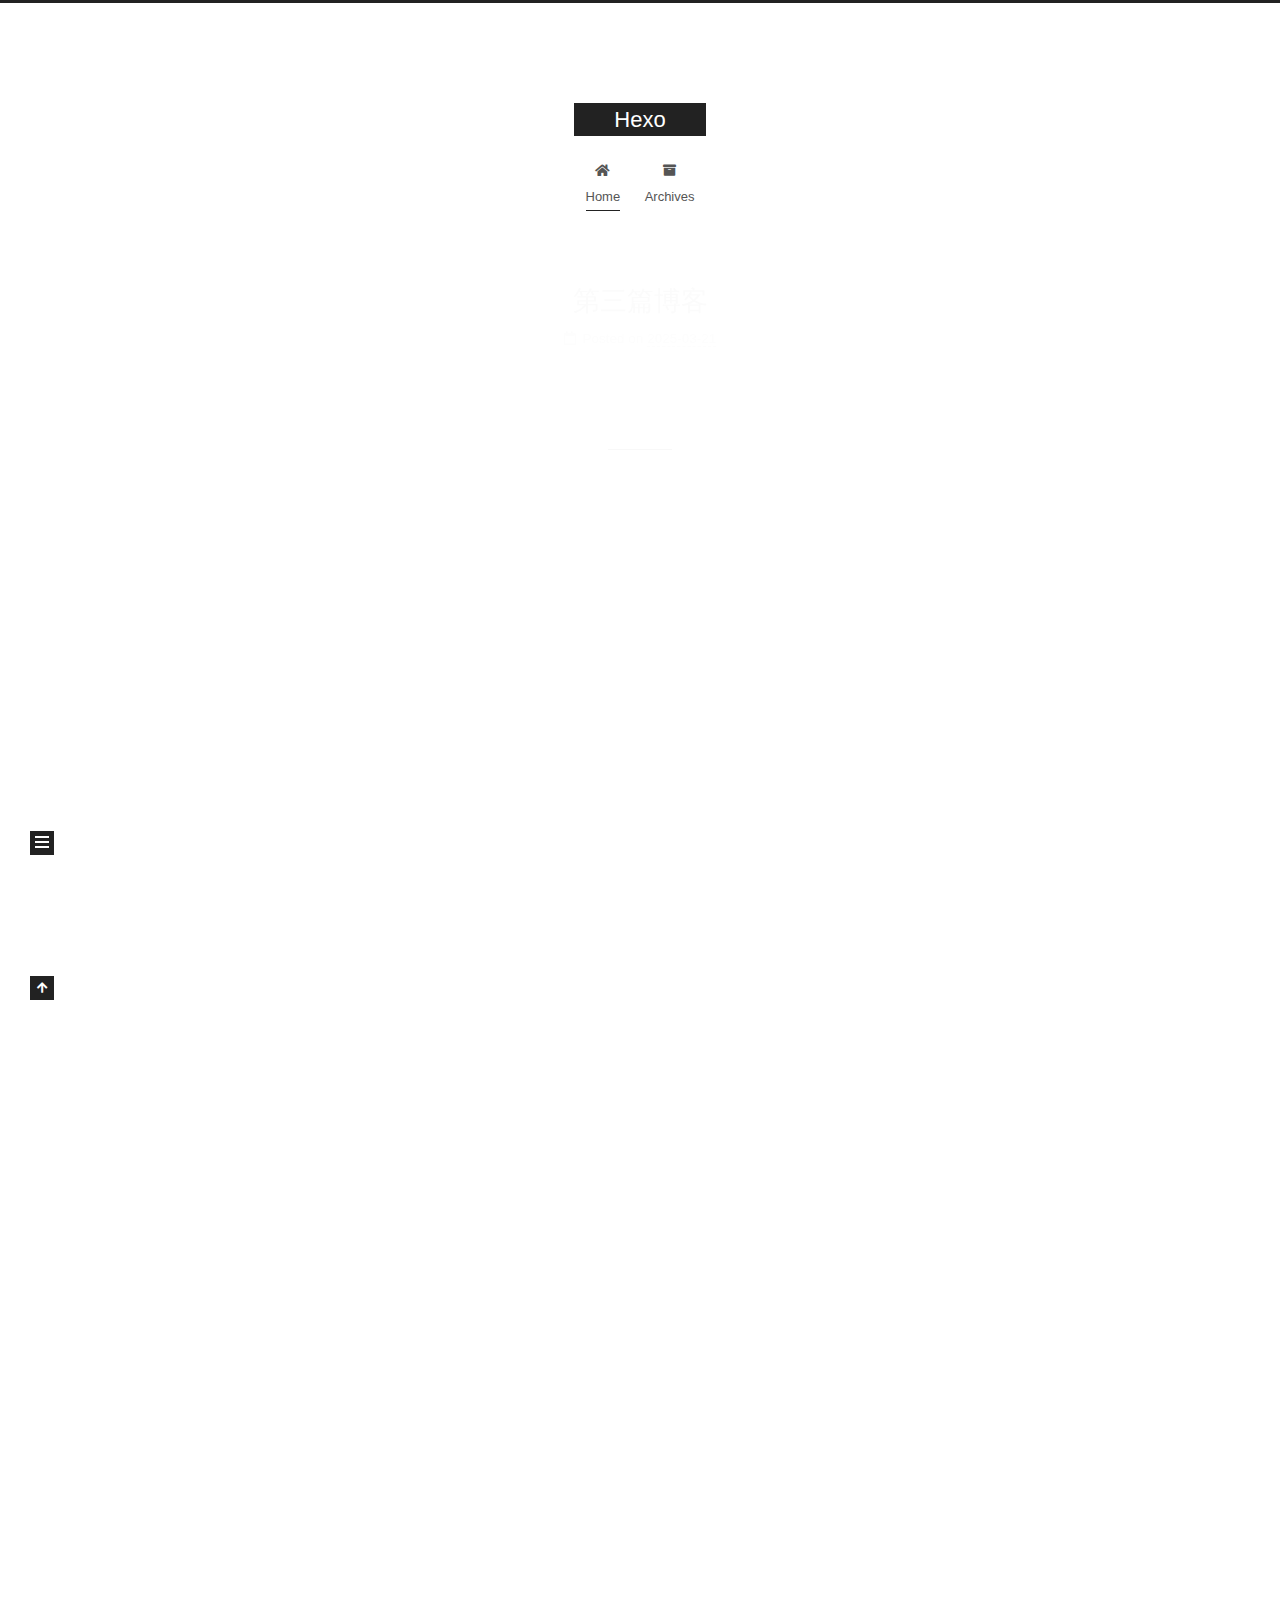
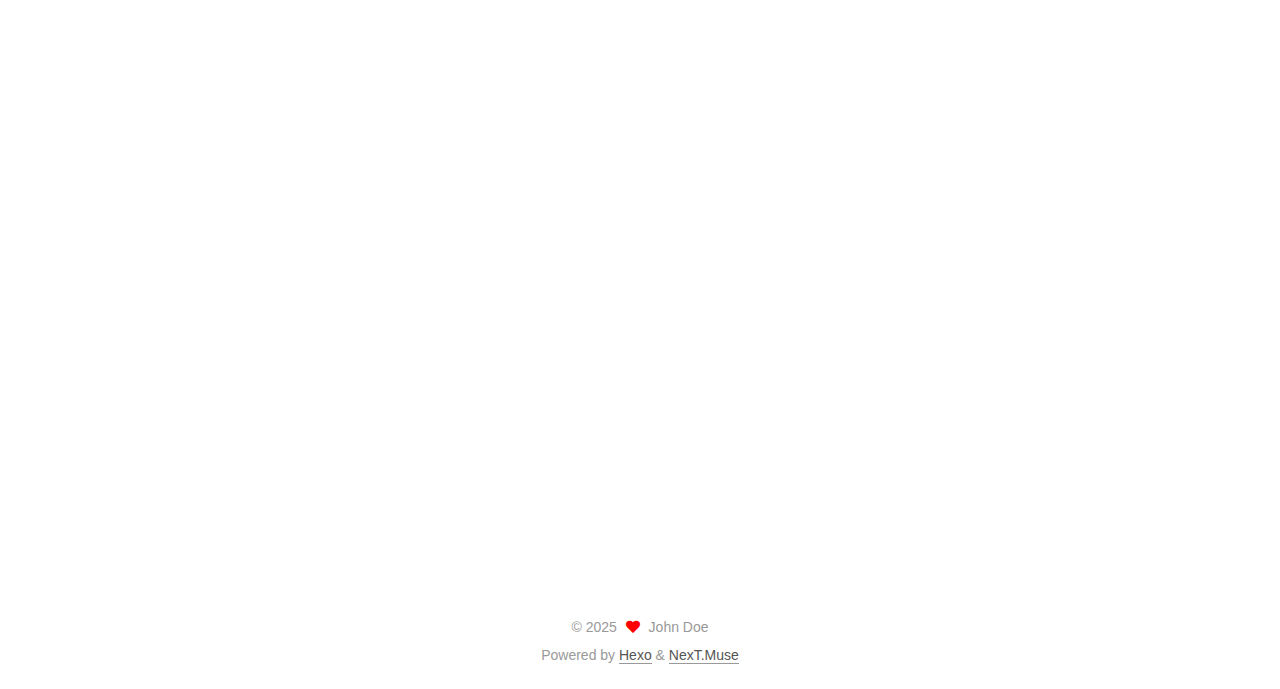
<file: index.html>
<!DOCTYPE html>
<html lang="en">
<head>
  <meta charset="UTF-8">
<meta name="viewport" content="width=device-width, initial-scale=1, maximum-scale=2">
<meta name="theme-color" content="#222">
<meta name="generator" content="Hexo 7.3.0">
  <link rel="apple-touch-icon" sizes="180x180" href="/images/apple-touch-icon-next.png">
  <link rel="icon" type="image/png" sizes="32x32" href="/images/favicon-32x32-next.png">
  <link rel="icon" type="image/png" sizes="16x16" href="/images/favicon-16x16-next.png">
  <link rel="mask-icon" href="/images/logo.svg" color="#222">

<link rel="stylesheet" href="/css/main.css">


<link rel="stylesheet" href="/lib/font-awesome/css/all.min.css">

<script id="hexo-configurations">
    var NexT = window.NexT || {};
    var CONFIG = {"hostname":"example.com","root":"/","scheme":"Muse","version":"7.8.0","exturl":false,"sidebar":{"position":"left","display":"post","padding":18,"offset":12,"onmobile":false},"copycode":{"enable":false,"show_result":false,"style":null},"back2top":{"enable":true,"sidebar":false,"scrollpercent":false},"bookmark":{"enable":false,"color":"#222","save":"auto"},"fancybox":false,"mediumzoom":false,"lazyload":false,"pangu":false,"comments":{"style":"tabs","active":null,"storage":true,"lazyload":false,"nav":null},"algolia":{"hits":{"per_page":10},"labels":{"input_placeholder":"Search for Posts","hits_empty":"We didn't find any results for the search: ${query}","hits_stats":"${hits} results found in ${time} ms"}},"localsearch":{"enable":false,"trigger":"auto","top_n_per_article":1,"unescape":false,"preload":false},"motion":{"enable":true,"async":false,"transition":{"post_block":"fadeIn","post_header":"slideDownIn","post_body":"slideDownIn","coll_header":"slideLeftIn","sidebar":"slideUpIn"}}};
  </script>

  <meta property="og:type" content="website">
<meta property="og:title" content="Hexo">
<meta property="og:url" content="http://example.com/index.html">
<meta property="og:site_name" content="Hexo">
<meta property="og:locale" content="en_US">
<meta property="article:author" content="John Doe">
<meta name="twitter:card" content="summary">

<link rel="canonical" href="http://example.com/">


<script id="page-configurations">
  // https://hexo.io/docs/variables.html
  CONFIG.page = {
    sidebar: "",
    isHome : true,
    isPost : false,
    lang   : 'en'
  };
</script>

  <title>Hexo</title>
  






  <noscript>
  <style>
  .use-motion .brand,
  .use-motion .menu-item,
  .sidebar-inner,
  .use-motion .post-block,
  .use-motion .pagination,
  .use-motion .comments,
  .use-motion .post-header,
  .use-motion .post-body,
  .use-motion .collection-header { opacity: initial; }

  .use-motion .site-title,
  .use-motion .site-subtitle {
    opacity: initial;
    top: initial;
  }

  .use-motion .logo-line-before i { left: initial; }
  .use-motion .logo-line-after i { right: initial; }
  </style>
</noscript>

</head>

<body itemscope itemtype="http://schema.org/WebPage">
  <div class="container use-motion">
    <div class="headband"></div>

    <header class="header" itemscope itemtype="http://schema.org/WPHeader">
      <div class="header-inner"><div class="site-brand-container">
  <div class="site-nav-toggle">
    <div class="toggle" aria-label="Toggle navigation bar">
      <span class="toggle-line toggle-line-first"></span>
      <span class="toggle-line toggle-line-middle"></span>
      <span class="toggle-line toggle-line-last"></span>
    </div>
  </div>

  <div class="site-meta">

    <a href="/" class="brand" rel="start">
      <span class="logo-line-before"><i></i></span>
      <h1 class="site-title">Hexo</h1>
      <span class="logo-line-after"><i></i></span>
    </a>
  </div>

  <div class="site-nav-right">
    <div class="toggle popup-trigger">
    </div>
  </div>
</div>




<nav class="site-nav">
  <ul id="menu" class="main-menu menu">
        <li class="menu-item menu-item-home">

    <a href="/" rel="section"><i class="fa fa-home fa-fw"></i>Home</a>

  </li>
        <li class="menu-item menu-item-archives">

    <a href="/archives/" rel="section"><i class="fa fa-archive fa-fw"></i>Archives</a>

  </li>
  </ul>
</nav>




</div>
    </header>

    
  <div class="back-to-top">
    <i class="fa fa-arrow-up"></i>
    <span>0%</span>
  </div>


    <main class="main">
      <div class="main-inner">
        <div class="content-wrap">
          

          <div class="content index posts-expand">
            
      
  
  
  <article itemscope itemtype="http://schema.org/Article" class="post-block" lang="en">
    <link itemprop="mainEntityOfPage" href="http://example.com/2025/03/21/%E7%AC%AC%E4%B8%89%E7%AF%87%E5%8D%9A%E5%AE%A2/">

    <span hidden itemprop="author" itemscope itemtype="http://schema.org/Person">
      <meta itemprop="image" content="/images/avatar.gif">
      <meta itemprop="name" content="John Doe">
      <meta itemprop="description" content="">
    </span>

    <span hidden itemprop="publisher" itemscope itemtype="http://schema.org/Organization">
      <meta itemprop="name" content="Hexo">
    </span>
      <header class="post-header">
        <h2 class="post-title" itemprop="name headline">
          
            <a href="/2025/03/21/%E7%AC%AC%E4%B8%89%E7%AF%87%E5%8D%9A%E5%AE%A2/" class="post-title-link" itemprop="url">第三篇博客</a>
        </h2>

        <div class="post-meta">
            <span class="post-meta-item">
              <span class="post-meta-item-icon">
                <i class="far fa-calendar"></i>
              </span>
              <span class="post-meta-item-text">Posted on</span>

              <time title="Created: 2025-03-21 00:47:02" itemprop="dateCreated datePublished" datetime="2025-03-21T00:47:02+08:00">2025-03-21</time>
            </span>

          

        </div>
      </header>

    
    
    
    <div class="post-body" itemprop="articleBody">

      
          
      
    </div>

    
    
    
      <footer class="post-footer">
        <div class="post-eof"></div>
      </footer>
  </article>
  
  
  

      
  
  
  <article itemscope itemtype="http://schema.org/Article" class="post-block" lang="en">
    <link itemprop="mainEntityOfPage" href="http://example.com/2025/03/21/%E7%AC%AC%E4%BA%8C%E7%AF%87%E5%8D%9A%E5%AE%A2/">

    <span hidden itemprop="author" itemscope itemtype="http://schema.org/Person">
      <meta itemprop="image" content="/images/avatar.gif">
      <meta itemprop="name" content="John Doe">
      <meta itemprop="description" content="">
    </span>

    <span hidden itemprop="publisher" itemscope itemtype="http://schema.org/Organization">
      <meta itemprop="name" content="Hexo">
    </span>
      <header class="post-header">
        <h2 class="post-title" itemprop="name headline">
          
            <a href="/2025/03/21/%E7%AC%AC%E4%BA%8C%E7%AF%87%E5%8D%9A%E5%AE%A2/" class="post-title-link" itemprop="url">第二篇博客</a>
        </h2>

        <div class="post-meta">
            <span class="post-meta-item">
              <span class="post-meta-item-icon">
                <i class="far fa-calendar"></i>
              </span>
              <span class="post-meta-item-text">Posted on</span>
              

              <time title="Created: 2025-03-21 00:37:21 / Modified: 00:38:05" itemprop="dateCreated datePublished" datetime="2025-03-21T00:37:21+08:00">2025-03-21</time>
            </span>

          

        </div>
      </header>

    
    
    
    <div class="post-body" itemprop="articleBody">

      
          <h3 id="测试博客"><a href="#测试博客" class="headerlink" title="测试博客"></a>测试博客</h3><p>正文</p>

      
    </div>

    
    
    
      <footer class="post-footer">
        <div class="post-eof"></div>
      </footer>
  </article>
  
  
  

      
  
  
  <article itemscope itemtype="http://schema.org/Article" class="post-block" lang="en">
    <link itemprop="mainEntityOfPage" href="http://example.com/2025/03/20/%E7%AC%AC%E4%B8%80%E7%AF%87%E6%96%87%E7%AB%A0/">

    <span hidden itemprop="author" itemscope itemtype="http://schema.org/Person">
      <meta itemprop="image" content="/images/avatar.gif">
      <meta itemprop="name" content="John Doe">
      <meta itemprop="description" content="">
    </span>

    <span hidden itemprop="publisher" itemscope itemtype="http://schema.org/Organization">
      <meta itemprop="name" content="Hexo">
    </span>
      <header class="post-header">
        <h2 class="post-title" itemprop="name headline">
          
            <a href="/2025/03/20/%E7%AC%AC%E4%B8%80%E7%AF%87%E6%96%87%E7%AB%A0/" class="post-title-link" itemprop="url">第一篇文章</a>
        </h2>

        <div class="post-meta">
            <span class="post-meta-item">
              <span class="post-meta-item-icon">
                <i class="far fa-calendar"></i>
              </span>
              <span class="post-meta-item-text">Posted on</span>

              <time title="Created: 2025-03-20 18:25:49" itemprop="dateCreated datePublished" datetime="2025-03-20T18:25:49+08:00">2025-03-20</time>
            </span>

          

        </div>
      </header>

    
    
    
    <div class="post-body" itemprop="articleBody">

      
          
      
    </div>

    
    
    
      <footer class="post-footer">
        <div class="post-eof"></div>
      </footer>
  </article>
  
  
  

      
  
  
  <article itemscope itemtype="http://schema.org/Article" class="post-block" lang="en">
    <link itemprop="mainEntityOfPage" href="http://example.com/2025/03/20/hello-world/">

    <span hidden itemprop="author" itemscope itemtype="http://schema.org/Person">
      <meta itemprop="image" content="/images/avatar.gif">
      <meta itemprop="name" content="John Doe">
      <meta itemprop="description" content="">
    </span>

    <span hidden itemprop="publisher" itemscope itemtype="http://schema.org/Organization">
      <meta itemprop="name" content="Hexo">
    </span>
      <header class="post-header">
        <h2 class="post-title" itemprop="name headline">
          
            <a href="/2025/03/20/hello-world/" class="post-title-link" itemprop="url">Hello World</a>
        </h2>

        <div class="post-meta">
            <span class="post-meta-item">
              <span class="post-meta-item-icon">
                <i class="far fa-calendar"></i>
              </span>
              <span class="post-meta-item-text">Posted on</span>

              <time title="Created: 2025-03-20 18:21:42" itemprop="dateCreated datePublished" datetime="2025-03-20T18:21:42+08:00">2025-03-20</time>
            </span>

          

        </div>
      </header>

    
    
    
    <div class="post-body" itemprop="articleBody">

      
          <p>Welcome to <a target="_blank" rel="noopener" href="https://hexo.io/">Hexo</a>! This is your very first post. Check <a target="_blank" rel="noopener" href="https://hexo.io/docs/">documentation</a> for more info. If you get any problems when using Hexo, you can find the answer in <a target="_blank" rel="noopener" href="https://hexo.io/docs/troubleshooting.html">troubleshooting</a> or you can ask me on <a target="_blank" rel="noopener" href="https://github.com/hexojs/hexo/issues">GitHub</a>.</p>
<h2 id="Quick-Start"><a href="#Quick-Start" class="headerlink" title="Quick Start"></a>Quick Start</h2><h3 id="Create-a-new-post"><a href="#Create-a-new-post" class="headerlink" title="Create a new post"></a>Create a new post</h3><figure class="highlight bash"><table><tr><td class="gutter"><pre><span class="line">1</span><br></pre></td><td class="code"><pre><span class="line">$ hexo new <span class="string">&quot;My New Post&quot;</span></span><br></pre></td></tr></table></figure>

<p>More info: <a target="_blank" rel="noopener" href="https://hexo.io/docs/writing.html">Writing</a></p>
<h3 id="Run-server"><a href="#Run-server" class="headerlink" title="Run server"></a>Run server</h3><figure class="highlight bash"><table><tr><td class="gutter"><pre><span class="line">1</span><br></pre></td><td class="code"><pre><span class="line">$ hexo server</span><br></pre></td></tr></table></figure>

<p>More info: <a target="_blank" rel="noopener" href="https://hexo.io/docs/server.html">Server</a></p>
<h3 id="Generate-static-files"><a href="#Generate-static-files" class="headerlink" title="Generate static files"></a>Generate static files</h3><figure class="highlight bash"><table><tr><td class="gutter"><pre><span class="line">1</span><br></pre></td><td class="code"><pre><span class="line">$ hexo generate</span><br></pre></td></tr></table></figure>

<p>More info: <a target="_blank" rel="noopener" href="https://hexo.io/docs/generating.html">Generating</a></p>
<h3 id="Deploy-to-remote-sites"><a href="#Deploy-to-remote-sites" class="headerlink" title="Deploy to remote sites"></a>Deploy to remote sites</h3><figure class="highlight bash"><table><tr><td class="gutter"><pre><span class="line">1</span><br></pre></td><td class="code"><pre><span class="line">$ hexo deploy</span><br></pre></td></tr></table></figure>

<p>More info: <a target="_blank" rel="noopener" href="https://hexo.io/docs/one-command-deployment.html">Deployment</a></p>

      
    </div>

    
    
    
      <footer class="post-footer">
        <div class="post-eof"></div>
      </footer>
  </article>
  
  
  


  



          </div>
          

<script>
  window.addEventListener('tabs:register', () => {
    let { activeClass } = CONFIG.comments;
    if (CONFIG.comments.storage) {
      activeClass = localStorage.getItem('comments_active') || activeClass;
    }
    if (activeClass) {
      let activeTab = document.querySelector(`a[href="#comment-${activeClass}"]`);
      if (activeTab) {
        activeTab.click();
      }
    }
  });
  if (CONFIG.comments.storage) {
    window.addEventListener('tabs:click', event => {
      if (!event.target.matches('.tabs-comment .tab-content .tab-pane')) return;
      let commentClass = event.target.classList[1];
      localStorage.setItem('comments_active', commentClass);
    });
  }
</script>

        </div>
          
  
  <div class="toggle sidebar-toggle">
    <span class="toggle-line toggle-line-first"></span>
    <span class="toggle-line toggle-line-middle"></span>
    <span class="toggle-line toggle-line-last"></span>
  </div>

  <aside class="sidebar">
    <div class="sidebar-inner">

      <ul class="sidebar-nav motion-element">
        <li class="sidebar-nav-toc">
          Table of Contents
        </li>
        <li class="sidebar-nav-overview">
          Overview
        </li>
      </ul>

      <!--noindex-->
      <div class="post-toc-wrap sidebar-panel">
      </div>
      <!--/noindex-->

      <div class="site-overview-wrap sidebar-panel">
        <div class="site-author motion-element" itemprop="author" itemscope itemtype="http://schema.org/Person">
  <p class="site-author-name" itemprop="name">John Doe</p>
  <div class="site-description" itemprop="description"></div>
</div>
<div class="site-state-wrap motion-element">
  <nav class="site-state">
      <div class="site-state-item site-state-posts">
          <a href="/archives/">
        
          <span class="site-state-item-count">4</span>
          <span class="site-state-item-name">posts</span>
        </a>
      </div>
  </nav>
</div>



      </div>

    </div>
  </aside>
  <div id="sidebar-dimmer"></div>


      </div>
    </main>

    <footer class="footer">
      <div class="footer-inner">
        

        

<div class="copyright">
  
  &copy; 
  <span itemprop="copyrightYear">2025</span>
  <span class="with-love">
    <i class="fa fa-heart"></i>
  </span>
  <span class="author" itemprop="copyrightHolder">John Doe</span>
</div>
  <div class="powered-by">Powered by <a href="https://hexo.io/" class="theme-link" rel="noopener" target="_blank">Hexo</a> & <a href="https://muse.theme-next.org/" class="theme-link" rel="noopener" target="_blank">NexT.Muse</a>
  </div>

        








      </div>
    </footer>
  </div>

  
  <script src="/lib/anime.min.js"></script>
  <script src="/lib/velocity/velocity.min.js"></script>
  <script src="/lib/velocity/velocity.ui.min.js"></script>

<script src="/js/utils.js"></script>

<script src="/js/motion.js"></script>


<script src="/js/schemes/muse.js"></script>


<script src="/js/next-boot.js"></script>




  















  

  

</body>
</html>
</file>
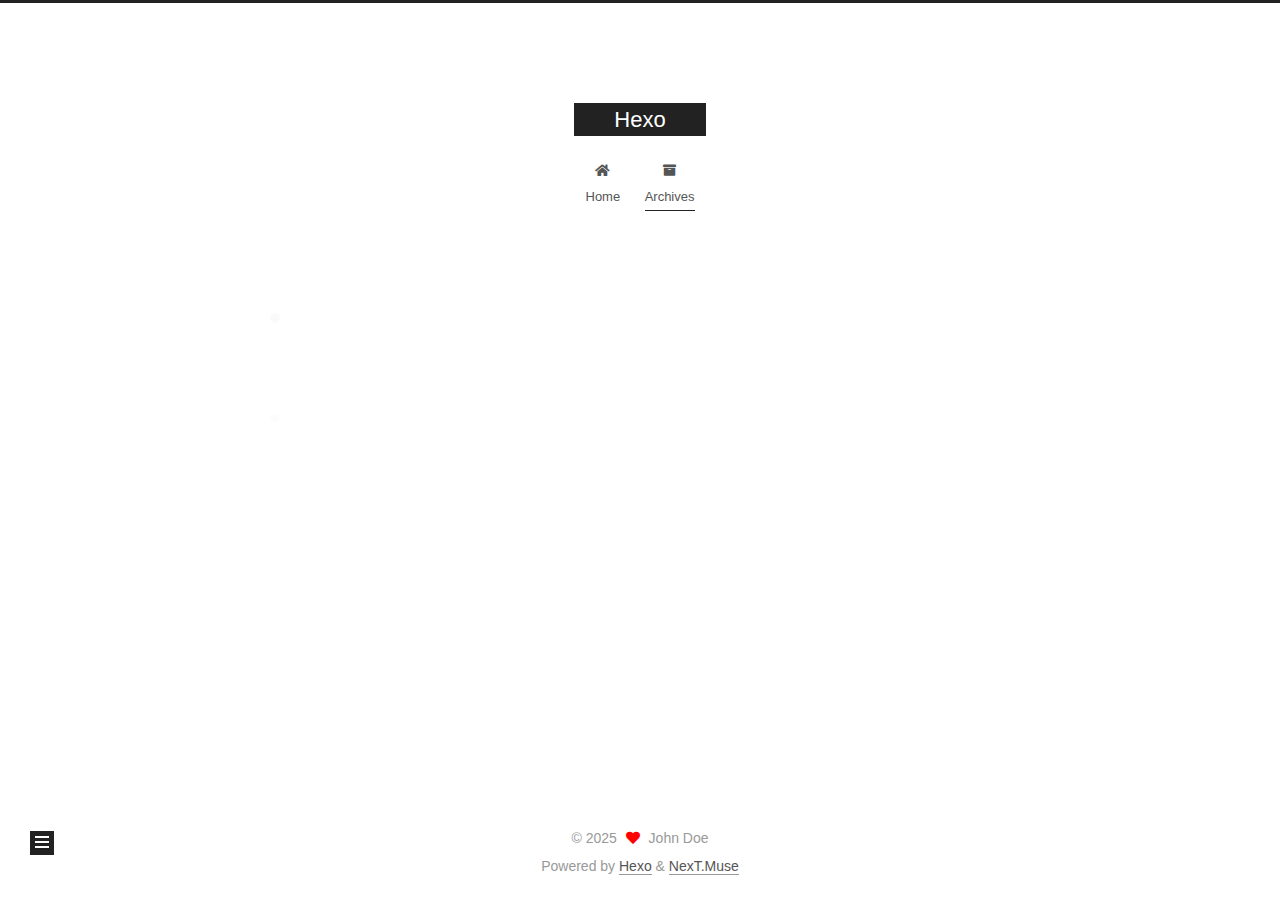
<file: archives/index.html>
<!DOCTYPE html>
<html lang="en">
<head>
  <meta charset="UTF-8">
<meta name="viewport" content="width=device-width, initial-scale=1, maximum-scale=2">
<meta name="theme-color" content="#222">
<meta name="generator" content="Hexo 7.3.0">
  <link rel="apple-touch-icon" sizes="180x180" href="/images/apple-touch-icon-next.png">
  <link rel="icon" type="image/png" sizes="32x32" href="/images/favicon-32x32-next.png">
  <link rel="icon" type="image/png" sizes="16x16" href="/images/favicon-16x16-next.png">
  <link rel="mask-icon" href="/images/logo.svg" color="#222">

<link rel="stylesheet" href="/css/main.css">


<link rel="stylesheet" href="/lib/font-awesome/css/all.min.css">

<script id="hexo-configurations">
    var NexT = window.NexT || {};
    var CONFIG = {"hostname":"example.com","root":"/","scheme":"Muse","version":"7.8.0","exturl":false,"sidebar":{"position":"left","display":"post","padding":18,"offset":12,"onmobile":false},"copycode":{"enable":false,"show_result":false,"style":null},"back2top":{"enable":true,"sidebar":false,"scrollpercent":false},"bookmark":{"enable":false,"color":"#222","save":"auto"},"fancybox":false,"mediumzoom":false,"lazyload":false,"pangu":false,"comments":{"style":"tabs","active":null,"storage":true,"lazyload":false,"nav":null},"algolia":{"hits":{"per_page":10},"labels":{"input_placeholder":"Search for Posts","hits_empty":"We didn't find any results for the search: ${query}","hits_stats":"${hits} results found in ${time} ms"}},"localsearch":{"enable":false,"trigger":"auto","top_n_per_article":1,"unescape":false,"preload":false},"motion":{"enable":true,"async":false,"transition":{"post_block":"fadeIn","post_header":"slideDownIn","post_body":"slideDownIn","coll_header":"slideLeftIn","sidebar":"slideUpIn"}}};
  </script>

  <meta property="og:type" content="website">
<meta property="og:title" content="Hexo">
<meta property="og:url" content="http://example.com/archives/index.html">
<meta property="og:site_name" content="Hexo">
<meta property="og:locale" content="en_US">
<meta property="article:author" content="John Doe">
<meta name="twitter:card" content="summary">

<link rel="canonical" href="http://example.com/archives/">


<script id="page-configurations">
  // https://hexo.io/docs/variables.html
  CONFIG.page = {
    sidebar: "",
    isHome : false,
    isPost : false,
    lang   : 'en'
  };
</script>

  <title>Archive | Hexo</title>
  






  <noscript>
  <style>
  .use-motion .brand,
  .use-motion .menu-item,
  .sidebar-inner,
  .use-motion .post-block,
  .use-motion .pagination,
  .use-motion .comments,
  .use-motion .post-header,
  .use-motion .post-body,
  .use-motion .collection-header { opacity: initial; }

  .use-motion .site-title,
  .use-motion .site-subtitle {
    opacity: initial;
    top: initial;
  }

  .use-motion .logo-line-before i { left: initial; }
  .use-motion .logo-line-after i { right: initial; }
  </style>
</noscript>

</head>

<body itemscope itemtype="http://schema.org/WebPage">
  <div class="container use-motion">
    <div class="headband"></div>

    <header class="header" itemscope itemtype="http://schema.org/WPHeader">
      <div class="header-inner"><div class="site-brand-container">
  <div class="site-nav-toggle">
    <div class="toggle" aria-label="Toggle navigation bar">
      <span class="toggle-line toggle-line-first"></span>
      <span class="toggle-line toggle-line-middle"></span>
      <span class="toggle-line toggle-line-last"></span>
    </div>
  </div>

  <div class="site-meta">

    <a href="/" class="brand" rel="start">
      <span class="logo-line-before"><i></i></span>
      <h1 class="site-title">Hexo</h1>
      <span class="logo-line-after"><i></i></span>
    </a>
  </div>

  <div class="site-nav-right">
    <div class="toggle popup-trigger">
    </div>
  </div>
</div>




<nav class="site-nav">
  <ul id="menu" class="main-menu menu">
        <li class="menu-item menu-item-home">

    <a href="/" rel="section"><i class="fa fa-home fa-fw"></i>Home</a>

  </li>
        <li class="menu-item menu-item-archives">

    <a href="/archives/" rel="section"><i class="fa fa-archive fa-fw"></i>Archives</a>

  </li>
  </ul>
</nav>




</div>
    </header>

    
  <div class="back-to-top">
    <i class="fa fa-arrow-up"></i>
    <span>0%</span>
  </div>


    <main class="main">
      <div class="main-inner">
        <div class="content-wrap">
          

          <div class="content archive">
            

  
  
  
  <div class="post-block">
    <div class="posts-collapse">
      <div class="collection-title">
        <span class="collection-header">Um..! 4 posts in total. Keep on posting.</span>
      </div>

      
    <div class="collection-year">
      <span class="collection-header">2025</span>
    </div>

  <article itemscope itemtype="http://schema.org/Article">
    <header class="post-header">

      <div class="post-meta">
        <time itemprop="dateCreated"
              datetime="2025-03-21T00:47:02+08:00"
              content="2025-03-21">
          03-21
        </time>
      </div>

      <div class="post-title">
          <a class="post-title-link" href="/2025/03/21/%E7%AC%AC%E4%B8%89%E7%AF%87%E5%8D%9A%E5%AE%A2/" itemprop="url">
            <span itemprop="name">第三篇博客</span>
          </a>
      </div>

    </header>
  </article>

  <article itemscope itemtype="http://schema.org/Article">
    <header class="post-header">

      <div class="post-meta">
        <time itemprop="dateCreated"
              datetime="2025-03-21T00:37:21+08:00"
              content="2025-03-21">
          03-21
        </time>
      </div>

      <div class="post-title">
          <a class="post-title-link" href="/2025/03/21/%E7%AC%AC%E4%BA%8C%E7%AF%87%E5%8D%9A%E5%AE%A2/" itemprop="url">
            <span itemprop="name">第二篇博客</span>
          </a>
      </div>

    </header>
  </article>

  <article itemscope itemtype="http://schema.org/Article">
    <header class="post-header">

      <div class="post-meta">
        <time itemprop="dateCreated"
              datetime="2025-03-20T18:25:49+08:00"
              content="2025-03-20">
          03-20
        </time>
      </div>

      <div class="post-title">
          <a class="post-title-link" href="/2025/03/20/%E7%AC%AC%E4%B8%80%E7%AF%87%E6%96%87%E7%AB%A0/" itemprop="url">
            <span itemprop="name">第一篇文章</span>
          </a>
      </div>

    </header>
  </article>

  <article itemscope itemtype="http://schema.org/Article">
    <header class="post-header">

      <div class="post-meta">
        <time itemprop="dateCreated"
              datetime="2025-03-20T18:21:42+08:00"
              content="2025-03-20">
          03-20
        </time>
      </div>

      <div class="post-title">
          <a class="post-title-link" href="/2025/03/20/hello-world/" itemprop="url">
            <span itemprop="name">Hello World</span>
          </a>
      </div>

    </header>
  </article>


    </div>
  </div>
  
  
  

  



          </div>
          

<script>
  window.addEventListener('tabs:register', () => {
    let { activeClass } = CONFIG.comments;
    if (CONFIG.comments.storage) {
      activeClass = localStorage.getItem('comments_active') || activeClass;
    }
    if (activeClass) {
      let activeTab = document.querySelector(`a[href="#comment-${activeClass}"]`);
      if (activeTab) {
        activeTab.click();
      }
    }
  });
  if (CONFIG.comments.storage) {
    window.addEventListener('tabs:click', event => {
      if (!event.target.matches('.tabs-comment .tab-content .tab-pane')) return;
      let commentClass = event.target.classList[1];
      localStorage.setItem('comments_active', commentClass);
    });
  }
</script>

        </div>
          
  
  <div class="toggle sidebar-toggle">
    <span class="toggle-line toggle-line-first"></span>
    <span class="toggle-line toggle-line-middle"></span>
    <span class="toggle-line toggle-line-last"></span>
  </div>

  <aside class="sidebar">
    <div class="sidebar-inner">

      <ul class="sidebar-nav motion-element">
        <li class="sidebar-nav-toc">
          Table of Contents
        </li>
        <li class="sidebar-nav-overview">
          Overview
        </li>
      </ul>

      <!--noindex-->
      <div class="post-toc-wrap sidebar-panel">
      </div>
      <!--/noindex-->

      <div class="site-overview-wrap sidebar-panel">
        <div class="site-author motion-element" itemprop="author" itemscope itemtype="http://schema.org/Person">
  <p class="site-author-name" itemprop="name">John Doe</p>
  <div class="site-description" itemprop="description"></div>
</div>
<div class="site-state-wrap motion-element">
  <nav class="site-state">
      <div class="site-state-item site-state-posts">
          <a href="/archives/">
        
          <span class="site-state-item-count">4</span>
          <span class="site-state-item-name">posts</span>
        </a>
      </div>
  </nav>
</div>



      </div>

    </div>
  </aside>
  <div id="sidebar-dimmer"></div>


      </div>
    </main>

    <footer class="footer">
      <div class="footer-inner">
        

        

<div class="copyright">
  
  &copy; 
  <span itemprop="copyrightYear">2025</span>
  <span class="with-love">
    <i class="fa fa-heart"></i>
  </span>
  <span class="author" itemprop="copyrightHolder">John Doe</span>
</div>
  <div class="powered-by">Powered by <a href="https://hexo.io/" class="theme-link" rel="noopener" target="_blank">Hexo</a> & <a href="https://muse.theme-next.org/" class="theme-link" rel="noopener" target="_blank">NexT.Muse</a>
  </div>

        








      </div>
    </footer>
  </div>

  
  <script src="/lib/anime.min.js"></script>
  <script src="/lib/velocity/velocity.min.js"></script>
  <script src="/lib/velocity/velocity.ui.min.js"></script>

<script src="/js/utils.js"></script>

<script src="/js/motion.js"></script>


<script src="/js/schemes/muse.js"></script>


<script src="/js/next-boot.js"></script>




  















  

  

</body>
</html>
</file>
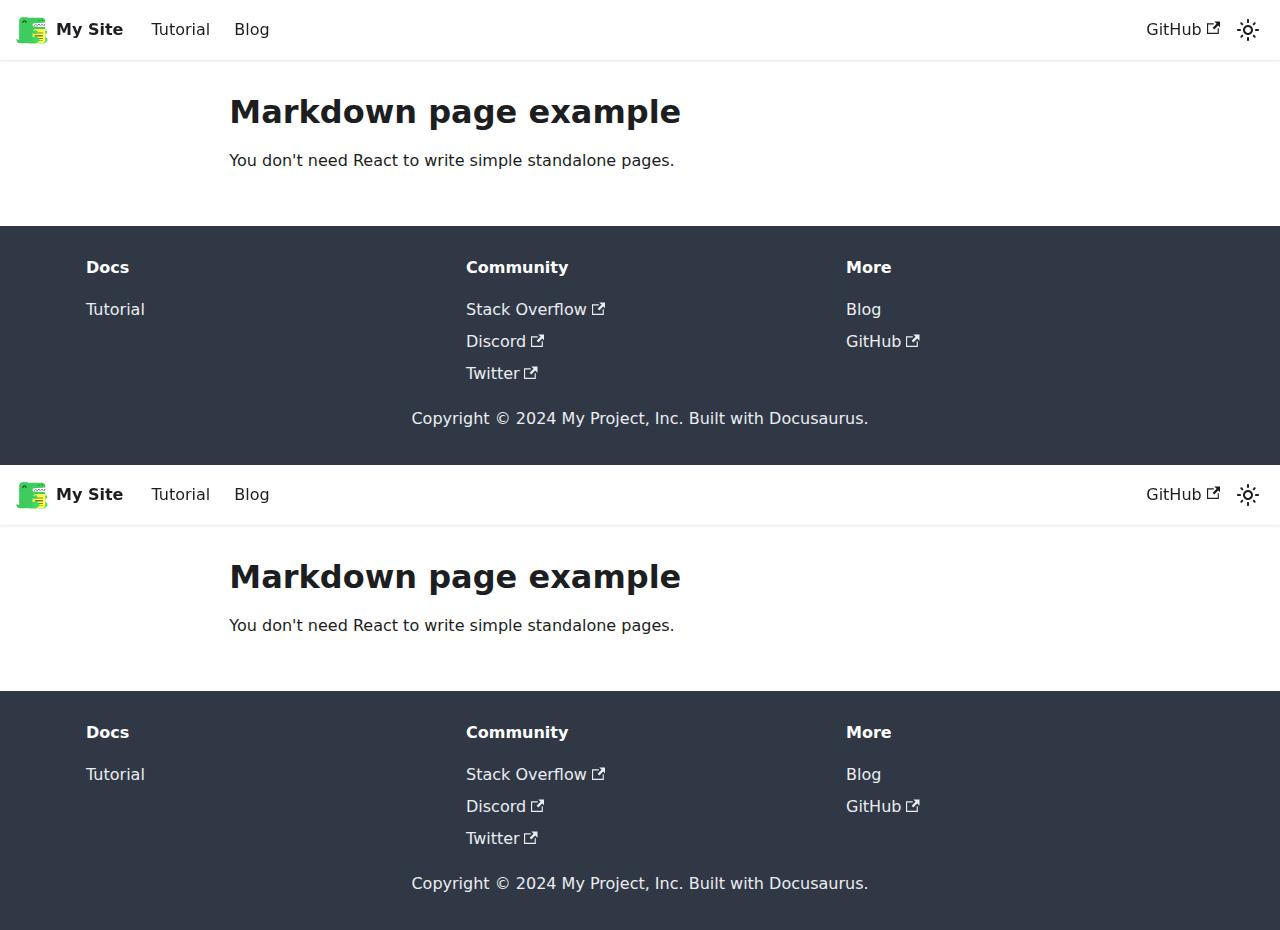
<file: markdown-page/index.html>
<!doctype html>
<html lang="en" dir="ltr" class="mdx-wrapper mdx-page plugin-pages plugin-id-default" data-has-hydrated="false">
<head>
<meta charset="UTF-8">
<meta name="generator" content="Docusaurus v3.1.0">
<title data-rh="true">Markdown page example | My Site</title><meta data-rh="true" name="viewport" content="width=device-width,initial-scale=1"><meta data-rh="true" name="twitter:card" content="summary_large_image"><meta data-rh="true" property="og:image" content="https://diadestiny.github.io/img/docusaurus-social-card.jpg"><meta data-rh="true" name="twitter:image" content="https://diadestiny.github.io/img/docusaurus-social-card.jpg"><meta data-rh="true" property="og:url" content="https://diadestiny.github.io/markdown-page"><meta data-rh="true" property="og:locale" content="en"><meta data-rh="true" name="docusaurus_locale" content="en"><meta data-rh="true" name="docusaurus_tag" content="default"><meta data-rh="true" name="docsearch:language" content="en"><meta data-rh="true" name="docsearch:docusaurus_tag" content="default"><meta data-rh="true" property="og:title" content="Markdown page example | My Site"><meta data-rh="true" name="description" content="You don&#x27;t need React to write simple standalone pages."><meta data-rh="true" property="og:description" content="You don&#x27;t need React to write simple standalone pages."><link data-rh="true" rel="icon" href="/img/favicon.ico"><link data-rh="true" rel="canonical" href="https://diadestiny.github.io/markdown-page"><link data-rh="true" rel="alternate" href="https://diadestiny.github.io/markdown-page" hreflang="en"><link data-rh="true" rel="alternate" href="https://diadestiny.github.io/markdown-page" hreflang="x-default"><link rel="alternate" type="application/rss+xml" href="/blog/rss.xml" title="My Site RSS Feed">
<link rel="alternate" type="application/atom+xml" href="/blog/atom.xml" title="My Site Atom Feed"><link rel="stylesheet" href="/assets/css/styles.1c022e41.css">
<script src="/assets/js/runtime~main.1f6898e7.js" defer="defer"></script>
<script src="/assets/js/main.4ce4d5ff.js" defer="defer"></script>
</head>
<body class="navigation-with-keyboard">
<script>!function(){function t(t){document.documentElement.setAttribute("data-theme",t)}var e=function(){try{return new URLSearchParams(window.location.search).get("docusaurus-theme")}catch(t){}}()||function(){try{return localStorage.getItem("theme")}catch(t){}}();t(null!==e?e:"light")}(),function(){try{const c=new URLSearchParams(window.location.search).entries();for(var[t,e]of c)if(t.startsWith("docusaurus-data-")){var a=t.replace("docusaurus-data-","data-");document.documentElement.setAttribute(a,e)}}catch(t){}}()</script><div id="__docusaurus"><div role="region" aria-label="Skip to main content"><a class="skipToContent_fXgn" href="#__docusaurus_skipToContent_fallback">Skip to main content</a></div><nav aria-label="Main" class="navbar navbar--fixed-top"><div class="navbar__inner"><div class="navbar__items"><button aria-label="Toggle navigation bar" aria-expanded="false" class="navbar__toggle clean-btn" type="button"><svg width="30" height="30" viewBox="0 0 30 30" aria-hidden="true"><path stroke="currentColor" stroke-linecap="round" stroke-miterlimit="10" stroke-width="2" d="M4 7h22M4 15h22M4 23h22"></path></svg></button><a class="navbar__brand" href="/"><div class="navbar__logo"><img src="/img/logo.svg" alt="My Site Logo" class="themedComponent_mlkZ themedComponent--light_NVdE"><img src="/img/logo.svg" alt="My Site Logo" class="themedComponent_mlkZ themedComponent--dark_xIcU"></div><b class="navbar__title text--truncate">My Site</b></a><a class="navbar__item navbar__link" href="/docs/intro">Tutorial</a><a class="navbar__item navbar__link" href="/blog">Blog</a></div><div class="navbar__items navbar__items--right"><a href="https://github.com/facebook/docusaurus" target="_blank" rel="noopener noreferrer" class="navbar__item navbar__link">GitHub<svg width="13.5" height="13.5" aria-hidden="true" viewBox="0 0 24 24" class="iconExternalLink_nPIU"><path fill="currentColor" d="M21 13v10h-21v-19h12v2h-10v15h17v-8h2zm3-12h-10.988l4.035 4-6.977 7.07 2.828 2.828 6.977-7.07 4.125 4.172v-11z"></path></svg></a><div class="toggle_vylO colorModeToggle_DEke"><button class="clean-btn toggleButton_gllP toggleButtonDisabled_aARS" type="button" disabled="" title="Switch between dark and light mode (currently light mode)" aria-label="Switch between dark and light mode (currently light mode)" aria-live="polite"><svg viewBox="0 0 24 24" width="24" height="24" class="lightToggleIcon_pyhR"><path fill="currentColor" d="M12,9c1.65,0,3,1.35,3,3s-1.35,3-3,3s-3-1.35-3-3S10.35,9,12,9 M12,7c-2.76,0-5,2.24-5,5s2.24,5,5,5s5-2.24,5-5 S14.76,7,12,7L12,7z M2,13l2,0c0.55,0,1-0.45,1-1s-0.45-1-1-1l-2,0c-0.55,0-1,0.45-1,1S1.45,13,2,13z M20,13l2,0c0.55,0,1-0.45,1-1 s-0.45-1-1-1l-2,0c-0.55,0-1,0.45-1,1S19.45,13,20,13z M11,2v2c0,0.55,0.45,1,1,1s1-0.45,1-1V2c0-0.55-0.45-1-1-1S11,1.45,11,2z M11,20v2c0,0.55,0.45,1,1,1s1-0.45,1-1v-2c0-0.55-0.45-1-1-1C11.45,19,11,19.45,11,20z M5.99,4.58c-0.39-0.39-1.03-0.39-1.41,0 c-0.39,0.39-0.39,1.03,0,1.41l1.06,1.06c0.39,0.39,1.03,0.39,1.41,0s0.39-1.03,0-1.41L5.99,4.58z M18.36,16.95 c-0.39-0.39-1.03-0.39-1.41,0c-0.39,0.39-0.39,1.03,0,1.41l1.06,1.06c0.39,0.39,1.03,0.39,1.41,0c0.39-0.39,0.39-1.03,0-1.41 L18.36,16.95z M19.42,5.99c0.39-0.39,0.39-1.03,0-1.41c-0.39-0.39-1.03-0.39-1.41,0l-1.06,1.06c-0.39,0.39-0.39,1.03,0,1.41 s1.03,0.39,1.41,0L19.42,5.99z M7.05,18.36c0.39-0.39,0.39-1.03,0-1.41c-0.39-0.39-1.03-0.39-1.41,0l-1.06,1.06 c-0.39,0.39-0.39,1.03,0,1.41s1.03,0.39,1.41,0L7.05,18.36z"></path></svg><svg viewBox="0 0 24 24" width="24" height="24" class="darkToggleIcon_wfgR"><path fill="currentColor" d="M9.37,5.51C9.19,6.15,9.1,6.82,9.1,7.5c0,4.08,3.32,7.4,7.4,7.4c0.68,0,1.35-0.09,1.99-0.27C17.45,17.19,14.93,19,12,19 c-3.86,0-7-3.14-7-7C5,9.07,6.81,6.55,9.37,5.51z M12,3c-4.97,0-9,4.03-9,9s4.03,9,9,9s9-4.03,9-9c0-0.46-0.04-0.92-0.1-1.36 c-0.98,1.37-2.58,2.26-4.4,2.26c-2.98,0-5.4-2.42-5.4-5.4c0-1.81,0.89-3.42,2.26-4.4C12.92,3.04,12.46,3,12,3L12,3z"></path></svg></button></div><div class="navbarSearchContainer_Bca1"></div></div></div><div role="presentation" class="navbar-sidebar__backdrop"></div></nav><div id="__docusaurus_skipToContent_fallback" class="main-wrapper mainWrapper_z2l0"><main class="container container--fluid margin-vert--lg"><div class="row mdxPageWrapper_j9I6"><div class="col col--8"><article><h1>Markdown page example</h1>
<p>You don&#x27;t need React to write simple standalone pages.</p></article></div></div></main></div><footer class="footer footer--dark"><div class="container container-fluid"><div class="row footer__links"><div class="col footer__col"><div class="footer__title">Docs</div><ul class="footer__items clean-list"><li class="footer__item"><a class="footer__link-item" href="/docs/intro">Tutorial</a></li></ul></div><div class="col footer__col"><div class="footer__title">Community</div><ul class="footer__items clean-list"><li class="footer__item"><a href="https://stackoverflow.com/questions/tagged/docusaurus" target="_blank" rel="noopener noreferrer" class="footer__link-item">Stack Overflow<svg width="13.5" height="13.5" aria-hidden="true" viewBox="0 0 24 24" class="iconExternalLink_nPIU"><path fill="currentColor" d="M21 13v10h-21v-19h12v2h-10v15h17v-8h2zm3-12h-10.988l4.035 4-6.977 7.07 2.828 2.828 6.977-7.07 4.125 4.172v-11z"></path></svg></a></li><li class="footer__item"><a href="https://discordapp.com/invite/docusaurus" target="_blank" rel="noopener noreferrer" class="footer__link-item">Discord<svg width="13.5" height="13.5" aria-hidden="true" viewBox="0 0 24 24" class="iconExternalLink_nPIU"><path fill="currentColor" d="M21 13v10h-21v-19h12v2h-10v15h17v-8h2zm3-12h-10.988l4.035 4-6.977 7.07 2.828 2.828 6.977-7.07 4.125 4.172v-11z"></path></svg></a></li><li class="footer__item"><a href="https://twitter.com/docusaurus" target="_blank" rel="noopener noreferrer" class="footer__link-item">Twitter<svg width="13.5" height="13.5" aria-hidden="true" viewBox="0 0 24 24" class="iconExternalLink_nPIU"><path fill="currentColor" d="M21 13v10h-21v-19h12v2h-10v15h17v-8h2zm3-12h-10.988l4.035 4-6.977 7.07 2.828 2.828 6.977-7.07 4.125 4.172v-11z"></path></svg></a></li></ul></div><div class="col footer__col"><div class="footer__title">More</div><ul class="footer__items clean-list"><li class="footer__item"><a class="footer__link-item" href="/blog">Blog</a></li><li class="footer__item"><a href="https://github.com/facebook/docusaurus" target="_blank" rel="noopener noreferrer" class="footer__link-item">GitHub<svg width="13.5" height="13.5" aria-hidden="true" viewBox="0 0 24 24" class="iconExternalLink_nPIU"><path fill="currentColor" d="M21 13v10h-21v-19h12v2h-10v15h17v-8h2zm3-12h-10.988l4.035 4-6.977 7.07 2.828 2.828 6.977-7.07 4.125 4.172v-11z"></path></svg></a></li></ul></div></div><div class="footer__bottom text--center"><div class="footer__copyright">Copyright © 2024 My Project, Inc. Built with Docusaurus.</div></div></div></footer></div>
</body>
</html>
</file>
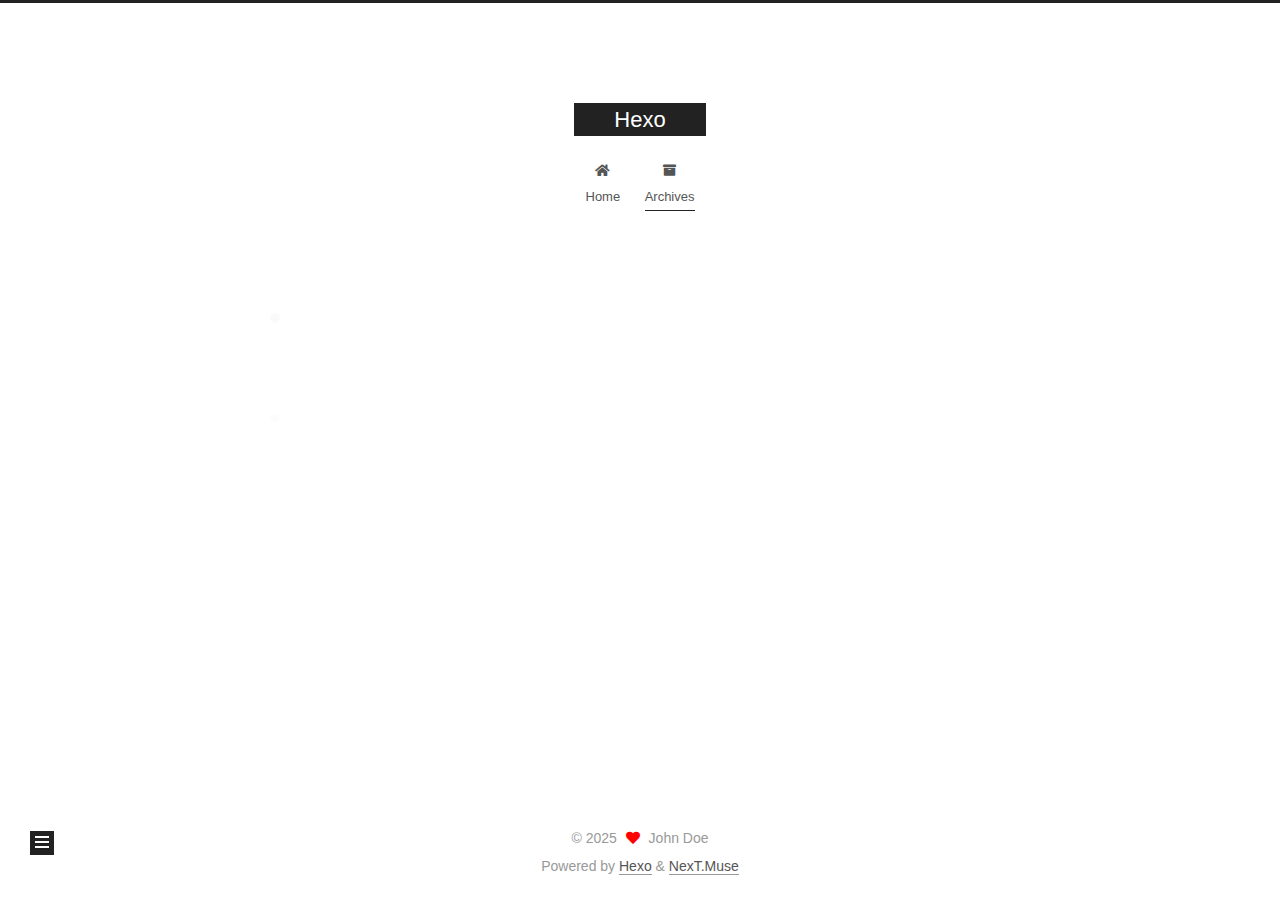
<file: archives/2025/index.html>
<!DOCTYPE html>
<html lang="en">
<head>
  <meta charset="UTF-8">
<meta name="viewport" content="width=device-width, initial-scale=1, maximum-scale=2">
<meta name="theme-color" content="#222">
<meta name="generator" content="Hexo 7.3.0">
  <link rel="apple-touch-icon" sizes="180x180" href="/images/apple-touch-icon-next.png">
  <link rel="icon" type="image/png" sizes="32x32" href="/images/favicon-32x32-next.png">
  <link rel="icon" type="image/png" sizes="16x16" href="/images/favicon-16x16-next.png">
  <link rel="mask-icon" href="/images/logo.svg" color="#222">

<link rel="stylesheet" href="/css/main.css">


<link rel="stylesheet" href="/lib/font-awesome/css/all.min.css">

<script id="hexo-configurations">
    var NexT = window.NexT || {};
    var CONFIG = {"hostname":"example.com","root":"/","scheme":"Muse","version":"7.8.0","exturl":false,"sidebar":{"position":"left","display":"post","padding":18,"offset":12,"onmobile":false},"copycode":{"enable":false,"show_result":false,"style":null},"back2top":{"enable":true,"sidebar":false,"scrollpercent":false},"bookmark":{"enable":false,"color":"#222","save":"auto"},"fancybox":false,"mediumzoom":false,"lazyload":false,"pangu":false,"comments":{"style":"tabs","active":null,"storage":true,"lazyload":false,"nav":null},"algolia":{"hits":{"per_page":10},"labels":{"input_placeholder":"Search for Posts","hits_empty":"We didn't find any results for the search: ${query}","hits_stats":"${hits} results found in ${time} ms"}},"localsearch":{"enable":false,"trigger":"auto","top_n_per_article":1,"unescape":false,"preload":false},"motion":{"enable":true,"async":false,"transition":{"post_block":"fadeIn","post_header":"slideDownIn","post_body":"slideDownIn","coll_header":"slideLeftIn","sidebar":"slideUpIn"}}};
  </script>

  <meta property="og:type" content="website">
<meta property="og:title" content="Hexo">
<meta property="og:url" content="http://example.com/archives/2025/index.html">
<meta property="og:site_name" content="Hexo">
<meta property="og:locale" content="en_US">
<meta property="article:author" content="John Doe">
<meta name="twitter:card" content="summary">

<link rel="canonical" href="http://example.com/archives/2025/">


<script id="page-configurations">
  // https://hexo.io/docs/variables.html
  CONFIG.page = {
    sidebar: "",
    isHome : false,
    isPost : false,
    lang   : 'en'
  };
</script>

  <title>Archive | Hexo</title>
  






  <noscript>
  <style>
  .use-motion .brand,
  .use-motion .menu-item,
  .sidebar-inner,
  .use-motion .post-block,
  .use-motion .pagination,
  .use-motion .comments,
  .use-motion .post-header,
  .use-motion .post-body,
  .use-motion .collection-header { opacity: initial; }

  .use-motion .site-title,
  .use-motion .site-subtitle {
    opacity: initial;
    top: initial;
  }

  .use-motion .logo-line-before i { left: initial; }
  .use-motion .logo-line-after i { right: initial; }
  </style>
</noscript>

</head>

<body itemscope itemtype="http://schema.org/WebPage">
  <div class="container use-motion">
    <div class="headband"></div>

    <header class="header" itemscope itemtype="http://schema.org/WPHeader">
      <div class="header-inner"><div class="site-brand-container">
  <div class="site-nav-toggle">
    <div class="toggle" aria-label="Toggle navigation bar">
      <span class="toggle-line toggle-line-first"></span>
      <span class="toggle-line toggle-line-middle"></span>
      <span class="toggle-line toggle-line-last"></span>
    </div>
  </div>

  <div class="site-meta">

    <a href="/" class="brand" rel="start">
      <span class="logo-line-before"><i></i></span>
      <h1 class="site-title">Hexo</h1>
      <span class="logo-line-after"><i></i></span>
    </a>
  </div>

  <div class="site-nav-right">
    <div class="toggle popup-trigger">
    </div>
  </div>
</div>




<nav class="site-nav">
  <ul id="menu" class="main-menu menu">
        <li class="menu-item menu-item-home">

    <a href="/" rel="section"><i class="fa fa-home fa-fw"></i>Home</a>

  </li>
        <li class="menu-item menu-item-archives">

    <a href="/archives/" rel="section"><i class="fa fa-archive fa-fw"></i>Archives</a>

  </li>
  </ul>
</nav>




</div>
    </header>

    
  <div class="back-to-top">
    <i class="fa fa-arrow-up"></i>
    <span>0%</span>
  </div>


    <main class="main">
      <div class="main-inner">
        <div class="content-wrap">
          

          <div class="content archive">
            

  
  
  
  <div class="post-block">
    <div class="posts-collapse">
      <div class="collection-title">
        <span class="collection-header">Um..! 4 posts in total. Keep on posting.</span>
      </div>

      
    <div class="collection-year">
      <span class="collection-header">2025</span>
    </div>

  <article itemscope itemtype="http://schema.org/Article">
    <header class="post-header">

      <div class="post-meta">
        <time itemprop="dateCreated"
              datetime="2025-03-21T00:47:02+08:00"
              content="2025-03-21">
          03-21
        </time>
      </div>

      <div class="post-title">
          <a class="post-title-link" href="/2025/03/21/%E7%AC%AC%E4%B8%89%E7%AF%87%E5%8D%9A%E5%AE%A2/" itemprop="url">
            <span itemprop="name">第三篇博客</span>
          </a>
      </div>

    </header>
  </article>

  <article itemscope itemtype="http://schema.org/Article">
    <header class="post-header">

      <div class="post-meta">
        <time itemprop="dateCreated"
              datetime="2025-03-21T00:37:21+08:00"
              content="2025-03-21">
          03-21
        </time>
      </div>

      <div class="post-title">
          <a class="post-title-link" href="/2025/03/21/%E7%AC%AC%E4%BA%8C%E7%AF%87%E5%8D%9A%E5%AE%A2/" itemprop="url">
            <span itemprop="name">第二篇博客</span>
          </a>
      </div>

    </header>
  </article>

  <article itemscope itemtype="http://schema.org/Article">
    <header class="post-header">

      <div class="post-meta">
        <time itemprop="dateCreated"
              datetime="2025-03-20T18:25:49+08:00"
              content="2025-03-20">
          03-20
        </time>
      </div>

      <div class="post-title">
          <a class="post-title-link" href="/2025/03/20/%E7%AC%AC%E4%B8%80%E7%AF%87%E6%96%87%E7%AB%A0/" itemprop="url">
            <span itemprop="name">第一篇文章</span>
          </a>
      </div>

    </header>
  </article>

  <article itemscope itemtype="http://schema.org/Article">
    <header class="post-header">

      <div class="post-meta">
        <time itemprop="dateCreated"
              datetime="2025-03-20T18:21:42+08:00"
              content="2025-03-20">
          03-20
        </time>
      </div>

      <div class="post-title">
          <a class="post-title-link" href="/2025/03/20/hello-world/" itemprop="url">
            <span itemprop="name">Hello World</span>
          </a>
      </div>

    </header>
  </article>


    </div>
  </div>
  
  
  

  



          </div>
          

<script>
  window.addEventListener('tabs:register', () => {
    let { activeClass } = CONFIG.comments;
    if (CONFIG.comments.storage) {
      activeClass = localStorage.getItem('comments_active') || activeClass;
    }
    if (activeClass) {
      let activeTab = document.querySelector(`a[href="#comment-${activeClass}"]`);
      if (activeTab) {
        activeTab.click();
      }
    }
  });
  if (CONFIG.comments.storage) {
    window.addEventListener('tabs:click', event => {
      if (!event.target.matches('.tabs-comment .tab-content .tab-pane')) return;
      let commentClass = event.target.classList[1];
      localStorage.setItem('comments_active', commentClass);
    });
  }
</script>

        </div>
          
  
  <div class="toggle sidebar-toggle">
    <span class="toggle-line toggle-line-first"></span>
    <span class="toggle-line toggle-line-middle"></span>
    <span class="toggle-line toggle-line-last"></span>
  </div>

  <aside class="sidebar">
    <div class="sidebar-inner">

      <ul class="sidebar-nav motion-element">
        <li class="sidebar-nav-toc">
          Table of Contents
        </li>
        <li class="sidebar-nav-overview">
          Overview
        </li>
      </ul>

      <!--noindex-->
      <div class="post-toc-wrap sidebar-panel">
      </div>
      <!--/noindex-->

      <div class="site-overview-wrap sidebar-panel">
        <div class="site-author motion-element" itemprop="author" itemscope itemtype="http://schema.org/Person">
  <p class="site-author-name" itemprop="name">John Doe</p>
  <div class="site-description" itemprop="description"></div>
</div>
<div class="site-state-wrap motion-element">
  <nav class="site-state">
      <div class="site-state-item site-state-posts">
          <a href="/archives/">
        
          <span class="site-state-item-count">4</span>
          <span class="site-state-item-name">posts</span>
        </a>
      </div>
  </nav>
</div>



      </div>

    </div>
  </aside>
  <div id="sidebar-dimmer"></div>


      </div>
    </main>

    <footer class="footer">
      <div class="footer-inner">
        

        

<div class="copyright">
  
  &copy; 
  <span itemprop="copyrightYear">2025</span>
  <span class="with-love">
    <i class="fa fa-heart"></i>
  </span>
  <span class="author" itemprop="copyrightHolder">John Doe</span>
</div>
  <div class="powered-by">Powered by <a href="https://hexo.io/" class="theme-link" rel="noopener" target="_blank">Hexo</a> & <a href="https://muse.theme-next.org/" class="theme-link" rel="noopener" target="_blank">NexT.Muse</a>
  </div>

        








      </div>
    </footer>
  </div>

  
  <script src="/lib/anime.min.js"></script>
  <script src="/lib/velocity/velocity.min.js"></script>
  <script src="/lib/velocity/velocity.ui.min.js"></script>

<script src="/js/utils.js"></script>

<script src="/js/motion.js"></script>


<script src="/js/schemes/muse.js"></script>


<script src="/js/next-boot.js"></script>




  















  

  

</body>
</html>
</file>
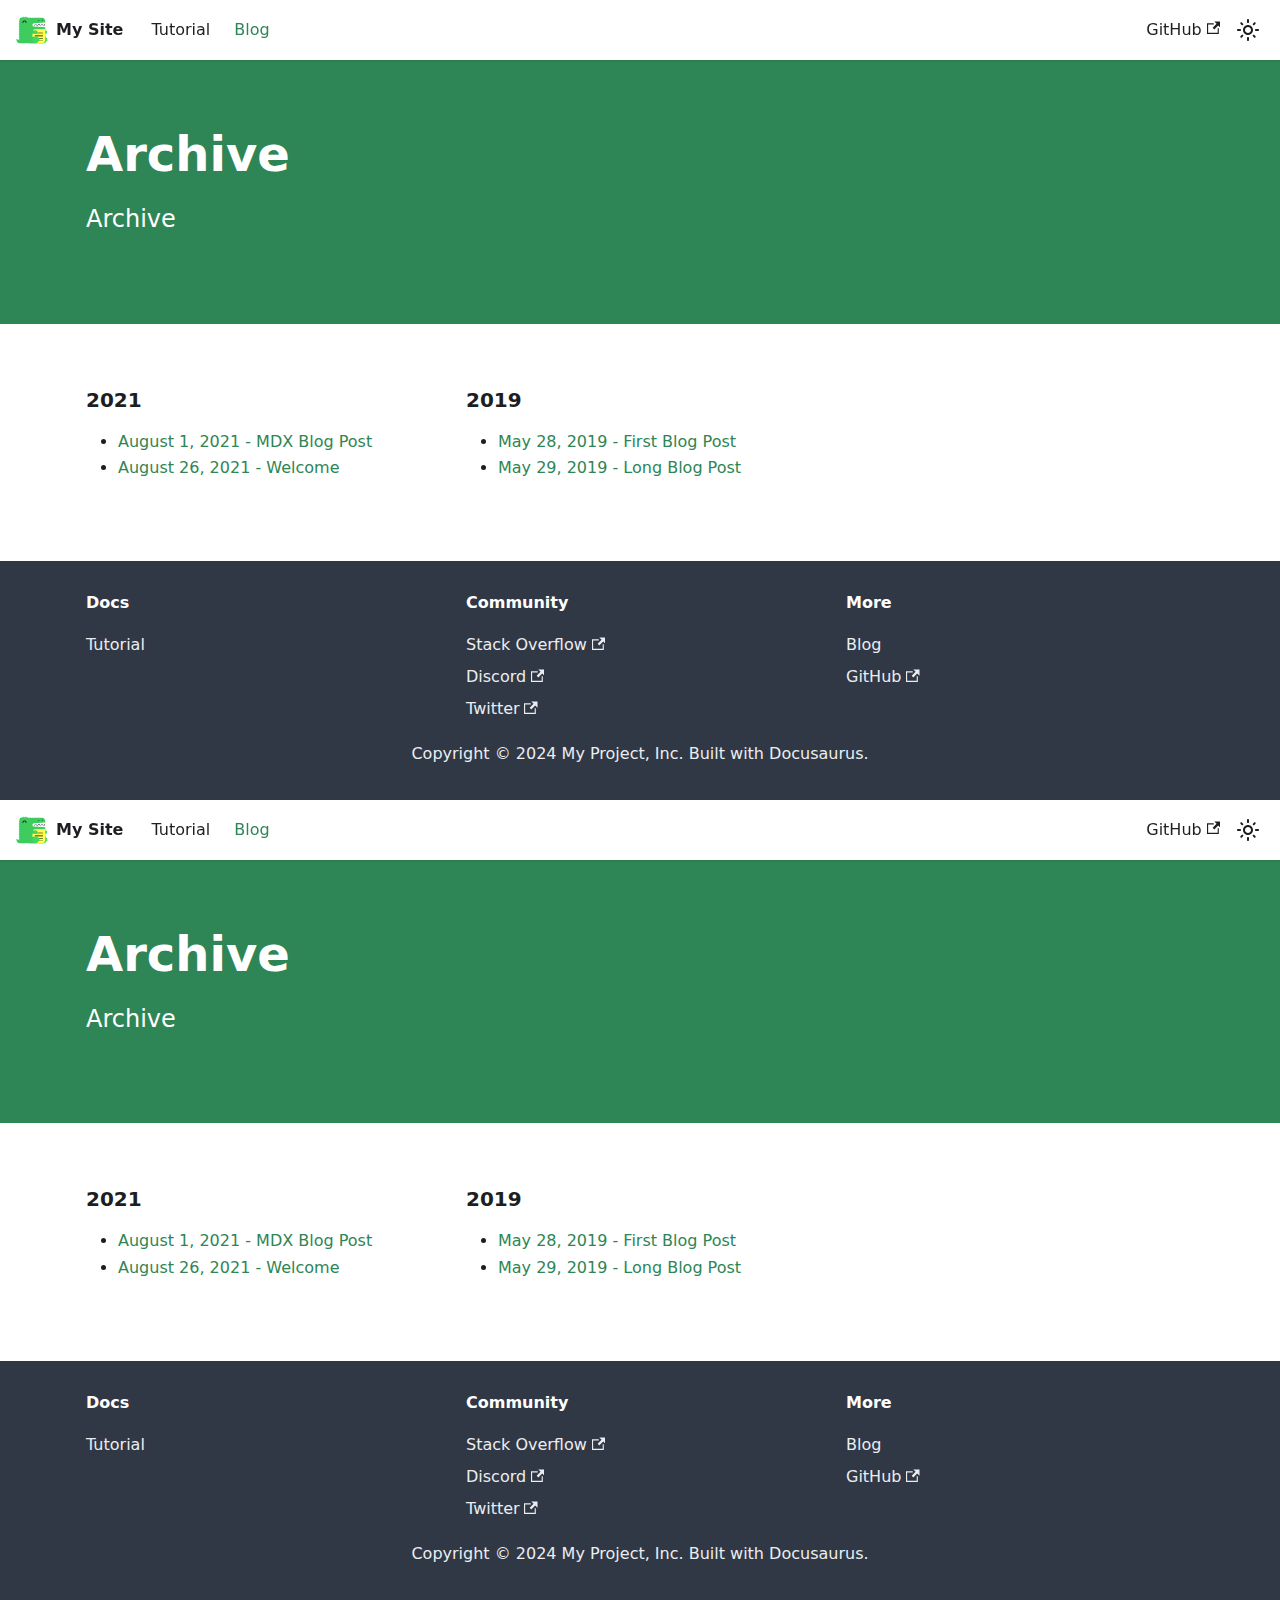
<file: blog/archive/index.html>
<!doctype html>
<html lang="en" dir="ltr" class="plugin-blog plugin-id-default" data-has-hydrated="false">
<head>
<meta charset="UTF-8">
<meta name="generator" content="Docusaurus v3.1.0">
<title data-rh="true">Archive | My Site</title><meta data-rh="true" name="viewport" content="width=device-width,initial-scale=1"><meta data-rh="true" name="twitter:card" content="summary_large_image"><meta data-rh="true" property="og:image" content="https://diadestiny.github.io/img/docusaurus-social-card.jpg"><meta data-rh="true" name="twitter:image" content="https://diadestiny.github.io/img/docusaurus-social-card.jpg"><meta data-rh="true" property="og:url" content="https://diadestiny.github.io/blog/archive"><meta data-rh="true" property="og:locale" content="en"><meta data-rh="true" name="docusaurus_locale" content="en"><meta data-rh="true" name="docusaurus_tag" content="default"><meta data-rh="true" name="docsearch:language" content="en"><meta data-rh="true" name="docsearch:docusaurus_tag" content="default"><meta data-rh="true" property="og:title" content="Archive | My Site"><meta data-rh="true" name="description" content="Archive"><meta data-rh="true" property="og:description" content="Archive"><link data-rh="true" rel="icon" href="/img/favicon.ico"><link data-rh="true" rel="canonical" href="https://diadestiny.github.io/blog/archive"><link data-rh="true" rel="alternate" href="https://diadestiny.github.io/blog/archive" hreflang="en"><link data-rh="true" rel="alternate" href="https://diadestiny.github.io/blog/archive" hreflang="x-default"><link rel="alternate" type="application/rss+xml" href="/blog/rss.xml" title="My Site RSS Feed">
<link rel="alternate" type="application/atom+xml" href="/blog/atom.xml" title="My Site Atom Feed"><link rel="stylesheet" href="/assets/css/styles.1c022e41.css">
<script src="/assets/js/runtime~main.b8a2f02b.js" defer="defer"></script>
<script src="/assets/js/main.f8d9ea3b.js" defer="defer"></script>
</head>
<body class="navigation-with-keyboard">
<script>!function(){function t(t){document.documentElement.setAttribute("data-theme",t)}var e=function(){try{return new URLSearchParams(window.location.search).get("docusaurus-theme")}catch(t){}}()||function(){try{return localStorage.getItem("theme")}catch(t){}}();t(null!==e?e:"light")}(),function(){try{const c=new URLSearchParams(window.location.search).entries();for(var[t,e]of c)if(t.startsWith("docusaurus-data-")){var a=t.replace("docusaurus-data-","data-");document.documentElement.setAttribute(a,e)}}catch(t){}}()</script><div id="__docusaurus"><div role="region" aria-label="Skip to main content"><a class="skipToContent_fXgn" href="#__docusaurus_skipToContent_fallback">Skip to main content</a></div><nav aria-label="Main" class="navbar navbar--fixed-top"><div class="navbar__inner"><div class="navbar__items"><button aria-label="Toggle navigation bar" aria-expanded="false" class="navbar__toggle clean-btn" type="button"><svg width="30" height="30" viewBox="0 0 30 30" aria-hidden="true"><path stroke="currentColor" stroke-linecap="round" stroke-miterlimit="10" stroke-width="2" d="M4 7h22M4 15h22M4 23h22"></path></svg></button><a class="navbar__brand" href="/"><div class="navbar__logo"><img src="/img/logo.svg" alt="My Site Logo" class="themedComponent_mlkZ themedComponent--light_NVdE"><img src="/img/logo.svg" alt="My Site Logo" class="themedComponent_mlkZ themedComponent--dark_xIcU"></div><b class="navbar__title text--truncate">My Site</b></a><a class="navbar__item navbar__link" href="/docs/intro">Tutorial</a><a aria-current="page" class="navbar__item navbar__link navbar__link--active" href="/blog">Blog</a></div><div class="navbar__items navbar__items--right"><a href="https://github.com/facebook/docusaurus" target="_blank" rel="noopener noreferrer" class="navbar__item navbar__link">GitHub<svg width="13.5" height="13.5" aria-hidden="true" viewBox="0 0 24 24" class="iconExternalLink_nPIU"><path fill="currentColor" d="M21 13v10h-21v-19h12v2h-10v15h17v-8h2zm3-12h-10.988l4.035 4-6.977 7.07 2.828 2.828 6.977-7.07 4.125 4.172v-11z"></path></svg></a><div class="toggle_vylO colorModeToggle_DEke"><button class="clean-btn toggleButton_gllP toggleButtonDisabled_aARS" type="button" disabled="" title="Switch between dark and light mode (currently light mode)" aria-label="Switch between dark and light mode (currently light mode)" aria-live="polite"><svg viewBox="0 0 24 24" width="24" height="24" class="lightToggleIcon_pyhR"><path fill="currentColor" d="M12,9c1.65,0,3,1.35,3,3s-1.35,3-3,3s-3-1.35-3-3S10.35,9,12,9 M12,7c-2.76,0-5,2.24-5,5s2.24,5,5,5s5-2.24,5-5 S14.76,7,12,7L12,7z M2,13l2,0c0.55,0,1-0.45,1-1s-0.45-1-1-1l-2,0c-0.55,0-1,0.45-1,1S1.45,13,2,13z M20,13l2,0c0.55,0,1-0.45,1-1 s-0.45-1-1-1l-2,0c-0.55,0-1,0.45-1,1S19.45,13,20,13z M11,2v2c0,0.55,0.45,1,1,1s1-0.45,1-1V2c0-0.55-0.45-1-1-1S11,1.45,11,2z M11,20v2c0,0.55,0.45,1,1,1s1-0.45,1-1v-2c0-0.55-0.45-1-1-1C11.45,19,11,19.45,11,20z M5.99,4.58c-0.39-0.39-1.03-0.39-1.41,0 c-0.39,0.39-0.39,1.03,0,1.41l1.06,1.06c0.39,0.39,1.03,0.39,1.41,0s0.39-1.03,0-1.41L5.99,4.58z M18.36,16.95 c-0.39-0.39-1.03-0.39-1.41,0c-0.39,0.39-0.39,1.03,0,1.41l1.06,1.06c0.39,0.39,1.03,0.39,1.41,0c0.39-0.39,0.39-1.03,0-1.41 L18.36,16.95z M19.42,5.99c0.39-0.39,0.39-1.03,0-1.41c-0.39-0.39-1.03-0.39-1.41,0l-1.06,1.06c-0.39,0.39-0.39,1.03,0,1.41 s1.03,0.39,1.41,0L19.42,5.99z M7.05,18.36c0.39-0.39,0.39-1.03,0-1.41c-0.39-0.39-1.03-0.39-1.41,0l-1.06,1.06 c-0.39,0.39-0.39,1.03,0,1.41s1.03,0.39,1.41,0L7.05,18.36z"></path></svg><svg viewBox="0 0 24 24" width="24" height="24" class="darkToggleIcon_wfgR"><path fill="currentColor" d="M9.37,5.51C9.19,6.15,9.1,6.82,9.1,7.5c0,4.08,3.32,7.4,7.4,7.4c0.68,0,1.35-0.09,1.99-0.27C17.45,17.19,14.93,19,12,19 c-3.86,0-7-3.14-7-7C5,9.07,6.81,6.55,9.37,5.51z M12,3c-4.97,0-9,4.03-9,9s4.03,9,9,9s9-4.03,9-9c0-0.46-0.04-0.92-0.1-1.36 c-0.98,1.37-2.58,2.26-4.4,2.26c-2.98,0-5.4-2.42-5.4-5.4c0-1.81,0.89-3.42,2.26-4.4C12.92,3.04,12.46,3,12,3L12,3z"></path></svg></button></div><div class="navbarSearchContainer_Bca1"></div></div></div><div role="presentation" class="navbar-sidebar__backdrop"></div></nav><div id="__docusaurus_skipToContent_fallback" class="main-wrapper mainWrapper_z2l0"><header class="hero hero--primary"><div class="container"><h1 class="hero__title">Archive</h1><p class="hero__subtitle">Archive</p></div></header><main><section class="margin-vert--lg"><div class="container"><div class="row"><div class="col col--4 margin-vert--lg"><h3 class="anchor anchorWithStickyNavbar_LWe7" id="2021">2021<a href="#2021" class="hash-link" aria-label="Direct link to 2021" title="Direct link to 2021">​</a></h3><ul><li><a href="/blog/mdx-blog-post">August 1, 2021<!-- --> - <!-- -->MDX Blog Post</a></li><li><a href="/blog/welcome">August 26, 2021<!-- --> - <!-- -->Welcome</a></li></ul></div><div class="col col--4 margin-vert--lg"><h3 class="anchor anchorWithStickyNavbar_LWe7" id="2019">2019<a href="#2019" class="hash-link" aria-label="Direct link to 2019" title="Direct link to 2019">​</a></h3><ul><li><a href="/blog/first-blog-post">May 28, 2019<!-- --> - <!-- -->First Blog Post</a></li><li><a href="/blog/long-blog-post">May 29, 2019<!-- --> - <!-- -->Long Blog Post</a></li></ul></div></div></div></section></main></div><footer class="footer footer--dark"><div class="container container-fluid"><div class="row footer__links"><div class="col footer__col"><div class="footer__title">Docs</div><ul class="footer__items clean-list"><li class="footer__item"><a class="footer__link-item" href="/docs/intro">Tutorial</a></li></ul></div><div class="col footer__col"><div class="footer__title">Community</div><ul class="footer__items clean-list"><li class="footer__item"><a href="https://stackoverflow.com/questions/tagged/docusaurus" target="_blank" rel="noopener noreferrer" class="footer__link-item">Stack Overflow<svg width="13.5" height="13.5" aria-hidden="true" viewBox="0 0 24 24" class="iconExternalLink_nPIU"><path fill="currentColor" d="M21 13v10h-21v-19h12v2h-10v15h17v-8h2zm3-12h-10.988l4.035 4-6.977 7.07 2.828 2.828 6.977-7.07 4.125 4.172v-11z"></path></svg></a></li><li class="footer__item"><a href="https://discordapp.com/invite/docusaurus" target="_blank" rel="noopener noreferrer" class="footer__link-item">Discord<svg width="13.5" height="13.5" aria-hidden="true" viewBox="0 0 24 24" class="iconExternalLink_nPIU"><path fill="currentColor" d="M21 13v10h-21v-19h12v2h-10v15h17v-8h2zm3-12h-10.988l4.035 4-6.977 7.07 2.828 2.828 6.977-7.07 4.125 4.172v-11z"></path></svg></a></li><li class="footer__item"><a href="https://twitter.com/docusaurus" target="_blank" rel="noopener noreferrer" class="footer__link-item">Twitter<svg width="13.5" height="13.5" aria-hidden="true" viewBox="0 0 24 24" class="iconExternalLink_nPIU"><path fill="currentColor" d="M21 13v10h-21v-19h12v2h-10v15h17v-8h2zm3-12h-10.988l4.035 4-6.977 7.07 2.828 2.828 6.977-7.07 4.125 4.172v-11z"></path></svg></a></li></ul></div><div class="col footer__col"><div class="footer__title">More</div><ul class="footer__items clean-list"><li class="footer__item"><a class="footer__link-item" href="/blog">Blog</a></li><li class="footer__item"><a href="https://github.com/facebook/docusaurus" target="_blank" rel="noopener noreferrer" class="footer__link-item">GitHub<svg width="13.5" height="13.5" aria-hidden="true" viewBox="0 0 24 24" class="iconExternalLink_nPIU"><path fill="currentColor" d="M21 13v10h-21v-19h12v2h-10v15h17v-8h2zm3-12h-10.988l4.035 4-6.977 7.07 2.828 2.828 6.977-7.07 4.125 4.172v-11z"></path></svg></a></li></ul></div></div><div class="footer__bottom text--center"><div class="footer__copyright">Copyright © 2024 My Project, Inc. Built with Docusaurus.</div></div></div></footer></div>
</body>
</html>
</file>
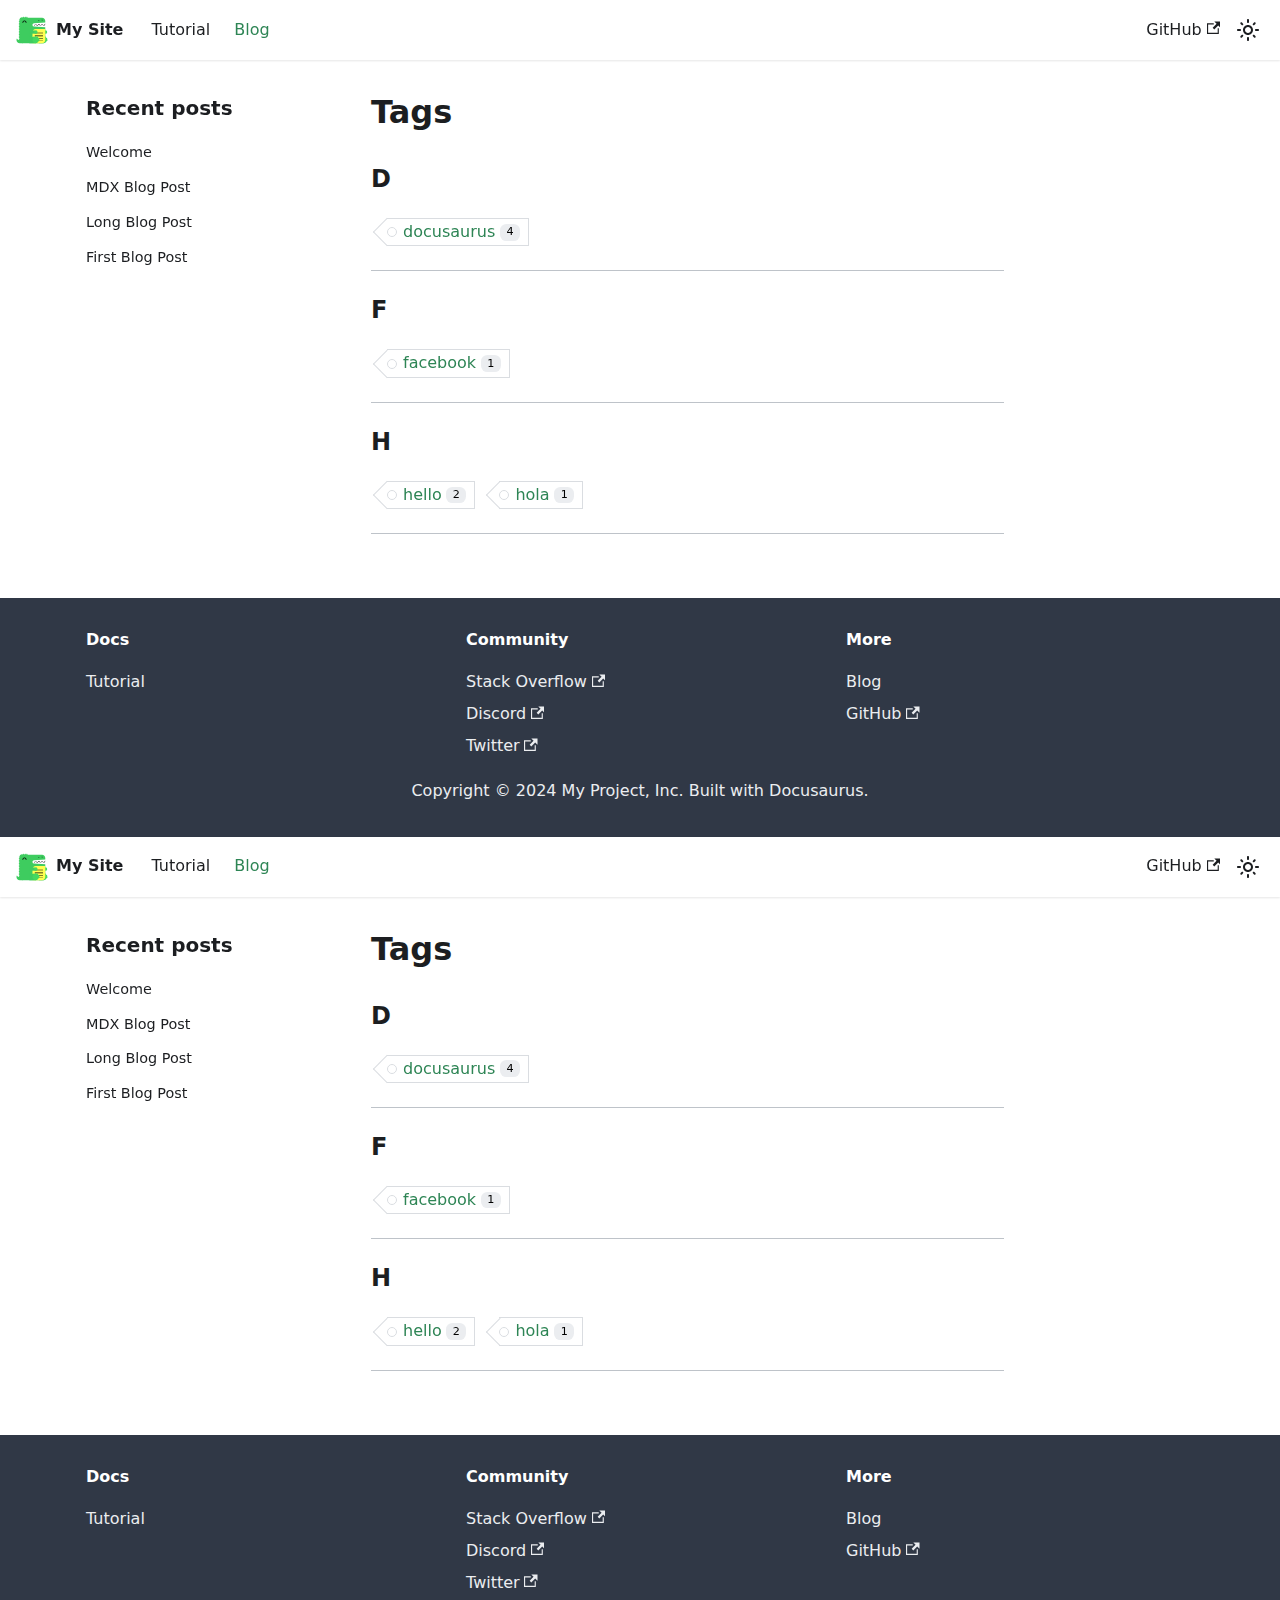
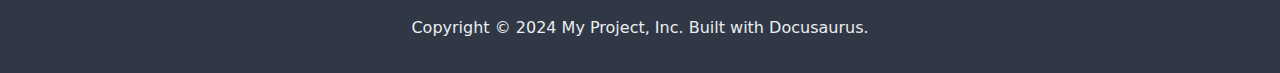
<file: blog/tags/index.html>
<!doctype html>
<html lang="en" dir="ltr" class="blog-wrapper blog-tags-list-page plugin-blog plugin-id-default" data-has-hydrated="false">
<head>
<meta charset="UTF-8">
<meta name="generator" content="Docusaurus v3.1.0">
<title data-rh="true">Tags | My Site</title><meta data-rh="true" name="viewport" content="width=device-width,initial-scale=1"><meta data-rh="true" name="twitter:card" content="summary_large_image"><meta data-rh="true" property="og:image" content="https://diadestiny.github.io/img/docusaurus-social-card.jpg"><meta data-rh="true" name="twitter:image" content="https://diadestiny.github.io/img/docusaurus-social-card.jpg"><meta data-rh="true" property="og:url" content="https://diadestiny.github.io/blog/tags"><meta data-rh="true" property="og:locale" content="en"><meta data-rh="true" name="docusaurus_locale" content="en"><meta data-rh="true" name="docsearch:language" content="en"><meta data-rh="true" property="og:title" content="Tags | My Site"><meta data-rh="true" name="docusaurus_tag" content="blog_tags_list"><meta data-rh="true" name="docsearch:docusaurus_tag" content="blog_tags_list"><link data-rh="true" rel="icon" href="/img/favicon.ico"><link data-rh="true" rel="canonical" href="https://diadestiny.github.io/blog/tags"><link data-rh="true" rel="alternate" href="https://diadestiny.github.io/blog/tags" hreflang="en"><link data-rh="true" rel="alternate" href="https://diadestiny.github.io/blog/tags" hreflang="x-default"><link rel="alternate" type="application/rss+xml" href="/blog/rss.xml" title="My Site RSS Feed">
<link rel="alternate" type="application/atom+xml" href="/blog/atom.xml" title="My Site Atom Feed"><link rel="stylesheet" href="/assets/css/styles.1c022e41.css">
<script src="/assets/js/runtime~main.1f6898e7.js" defer="defer"></script>
<script src="/assets/js/main.4ce4d5ff.js" defer="defer"></script>
</head>
<body class="navigation-with-keyboard">
<script>!function(){function t(t){document.documentElement.setAttribute("data-theme",t)}var e=function(){try{return new URLSearchParams(window.location.search).get("docusaurus-theme")}catch(t){}}()||function(){try{return localStorage.getItem("theme")}catch(t){}}();t(null!==e?e:"light")}(),function(){try{const c=new URLSearchParams(window.location.search).entries();for(var[t,e]of c)if(t.startsWith("docusaurus-data-")){var a=t.replace("docusaurus-data-","data-");document.documentElement.setAttribute(a,e)}}catch(t){}}()</script><div id="__docusaurus"><div role="region" aria-label="Skip to main content"><a class="skipToContent_fXgn" href="#__docusaurus_skipToContent_fallback">Skip to main content</a></div><nav aria-label="Main" class="navbar navbar--fixed-top"><div class="navbar__inner"><div class="navbar__items"><button aria-label="Toggle navigation bar" aria-expanded="false" class="navbar__toggle clean-btn" type="button"><svg width="30" height="30" viewBox="0 0 30 30" aria-hidden="true"><path stroke="currentColor" stroke-linecap="round" stroke-miterlimit="10" stroke-width="2" d="M4 7h22M4 15h22M4 23h22"></path></svg></button><a class="navbar__brand" href="/"><div class="navbar__logo"><img src="/img/logo.svg" alt="My Site Logo" class="themedComponent_mlkZ themedComponent--light_NVdE"><img src="/img/logo.svg" alt="My Site Logo" class="themedComponent_mlkZ themedComponent--dark_xIcU"></div><b class="navbar__title text--truncate">My Site</b></a><a class="navbar__item navbar__link" href="/docs/intro">Tutorial</a><a aria-current="page" class="navbar__item navbar__link navbar__link--active" href="/blog">Blog</a></div><div class="navbar__items navbar__items--right"><a href="https://github.com/facebook/docusaurus" target="_blank" rel="noopener noreferrer" class="navbar__item navbar__link">GitHub<svg width="13.5" height="13.5" aria-hidden="true" viewBox="0 0 24 24" class="iconExternalLink_nPIU"><path fill="currentColor" d="M21 13v10h-21v-19h12v2h-10v15h17v-8h2zm3-12h-10.988l4.035 4-6.977 7.07 2.828 2.828 6.977-7.07 4.125 4.172v-11z"></path></svg></a><div class="toggle_vylO colorModeToggle_DEke"><button class="clean-btn toggleButton_gllP toggleButtonDisabled_aARS" type="button" disabled="" title="Switch between dark and light mode (currently light mode)" aria-label="Switch between dark and light mode (currently light mode)" aria-live="polite"><svg viewBox="0 0 24 24" width="24" height="24" class="lightToggleIcon_pyhR"><path fill="currentColor" d="M12,9c1.65,0,3,1.35,3,3s-1.35,3-3,3s-3-1.35-3-3S10.35,9,12,9 M12,7c-2.76,0-5,2.24-5,5s2.24,5,5,5s5-2.24,5-5 S14.76,7,12,7L12,7z M2,13l2,0c0.55,0,1-0.45,1-1s-0.45-1-1-1l-2,0c-0.55,0-1,0.45-1,1S1.45,13,2,13z M20,13l2,0c0.55,0,1-0.45,1-1 s-0.45-1-1-1l-2,0c-0.55,0-1,0.45-1,1S19.45,13,20,13z M11,2v2c0,0.55,0.45,1,1,1s1-0.45,1-1V2c0-0.55-0.45-1-1-1S11,1.45,11,2z M11,20v2c0,0.55,0.45,1,1,1s1-0.45,1-1v-2c0-0.55-0.45-1-1-1C11.45,19,11,19.45,11,20z M5.99,4.58c-0.39-0.39-1.03-0.39-1.41,0 c-0.39,0.39-0.39,1.03,0,1.41l1.06,1.06c0.39,0.39,1.03,0.39,1.41,0s0.39-1.03,0-1.41L5.99,4.58z M18.36,16.95 c-0.39-0.39-1.03-0.39-1.41,0c-0.39,0.39-0.39,1.03,0,1.41l1.06,1.06c0.39,0.39,1.03,0.39,1.41,0c0.39-0.39,0.39-1.03,0-1.41 L18.36,16.95z M19.42,5.99c0.39-0.39,0.39-1.03,0-1.41c-0.39-0.39-1.03-0.39-1.41,0l-1.06,1.06c-0.39,0.39-0.39,1.03,0,1.41 s1.03,0.39,1.41,0L19.42,5.99z M7.05,18.36c0.39-0.39,0.39-1.03,0-1.41c-0.39-0.39-1.03-0.39-1.41,0l-1.06,1.06 c-0.39,0.39-0.39,1.03,0,1.41s1.03,0.39,1.41,0L7.05,18.36z"></path></svg><svg viewBox="0 0 24 24" width="24" height="24" class="darkToggleIcon_wfgR"><path fill="currentColor" d="M9.37,5.51C9.19,6.15,9.1,6.82,9.1,7.5c0,4.08,3.32,7.4,7.4,7.4c0.68,0,1.35-0.09,1.99-0.27C17.45,17.19,14.93,19,12,19 c-3.86,0-7-3.14-7-7C5,9.07,6.81,6.55,9.37,5.51z M12,3c-4.97,0-9,4.03-9,9s4.03,9,9,9s9-4.03,9-9c0-0.46-0.04-0.92-0.1-1.36 c-0.98,1.37-2.58,2.26-4.4,2.26c-2.98,0-5.4-2.42-5.4-5.4c0-1.81,0.89-3.42,2.26-4.4C12.92,3.04,12.46,3,12,3L12,3z"></path></svg></button></div><div class="navbarSearchContainer_Bca1"></div></div></div><div role="presentation" class="navbar-sidebar__backdrop"></div></nav><div id="__docusaurus_skipToContent_fallback" class="main-wrapper mainWrapper_z2l0"><div class="container margin-vert--lg"><div class="row"><aside class="col col--3"><nav class="sidebar_re4s thin-scrollbar" aria-label="Blog recent posts navigation"><div class="sidebarItemTitle_pO2u margin-bottom--md">Recent posts</div><ul class="sidebarItemList_Yudw clean-list"><li class="sidebarItem__DBe"><a class="sidebarItemLink_mo7H" href="/blog/welcome">Welcome</a></li><li class="sidebarItem__DBe"><a class="sidebarItemLink_mo7H" href="/blog/mdx-blog-post">MDX Blog Post</a></li><li class="sidebarItem__DBe"><a class="sidebarItemLink_mo7H" href="/blog/long-blog-post">Long Blog Post</a></li><li class="sidebarItem__DBe"><a class="sidebarItemLink_mo7H" href="/blog/first-blog-post">First Blog Post</a></li></ul></nav></aside><main class="col col--7" itemscope="" itemtype="https://schema.org/Blog"><h1>Tags</h1><section class="margin-vert--lg"><article><h2 class="anchor anchorWithStickyNavbar_LWe7" id="D">D<a href="#D" class="hash-link" aria-label="Direct link to D" title="Direct link to D">​</a></h2><ul class="padding--none"><li class="tag_Nnez"><a class="tag_zVej tagWithCount_h2kH" href="/blog/tags/docusaurus">docusaurus<span>4</span></a></li></ul><hr></article><article><h2 class="anchor anchorWithStickyNavbar_LWe7" id="F">F<a href="#F" class="hash-link" aria-label="Direct link to F" title="Direct link to F">​</a></h2><ul class="padding--none"><li class="tag_Nnez"><a class="tag_zVej tagWithCount_h2kH" href="/blog/tags/facebook">facebook<span>1</span></a></li></ul><hr></article><article><h2 class="anchor anchorWithStickyNavbar_LWe7" id="H">H<a href="#H" class="hash-link" aria-label="Direct link to H" title="Direct link to H">​</a></h2><ul class="padding--none"><li class="tag_Nnez"><a class="tag_zVej tagWithCount_h2kH" href="/blog/tags/hello">hello<span>2</span></a></li><li class="tag_Nnez"><a class="tag_zVej tagWithCount_h2kH" href="/blog/tags/hola">hola<span>1</span></a></li></ul><hr></article></section></main></div></div></div><footer class="footer footer--dark"><div class="container container-fluid"><div class="row footer__links"><div class="col footer__col"><div class="footer__title">Docs</div><ul class="footer__items clean-list"><li class="footer__item"><a class="footer__link-item" href="/docs/intro">Tutorial</a></li></ul></div><div class="col footer__col"><div class="footer__title">Community</div><ul class="footer__items clean-list"><li class="footer__item"><a href="https://stackoverflow.com/questions/tagged/docusaurus" target="_blank" rel="noopener noreferrer" class="footer__link-item">Stack Overflow<svg width="13.5" height="13.5" aria-hidden="true" viewBox="0 0 24 24" class="iconExternalLink_nPIU"><path fill="currentColor" d="M21 13v10h-21v-19h12v2h-10v15h17v-8h2zm3-12h-10.988l4.035 4-6.977 7.07 2.828 2.828 6.977-7.07 4.125 4.172v-11z"></path></svg></a></li><li class="footer__item"><a href="https://discordapp.com/invite/docusaurus" target="_blank" rel="noopener noreferrer" class="footer__link-item">Discord<svg width="13.5" height="13.5" aria-hidden="true" viewBox="0 0 24 24" class="iconExternalLink_nPIU"><path fill="currentColor" d="M21 13v10h-21v-19h12v2h-10v15h17v-8h2zm3-12h-10.988l4.035 4-6.977 7.07 2.828 2.828 6.977-7.07 4.125 4.172v-11z"></path></svg></a></li><li class="footer__item"><a href="https://twitter.com/docusaurus" target="_blank" rel="noopener noreferrer" class="footer__link-item">Twitter<svg width="13.5" height="13.5" aria-hidden="true" viewBox="0 0 24 24" class="iconExternalLink_nPIU"><path fill="currentColor" d="M21 13v10h-21v-19h12v2h-10v15h17v-8h2zm3-12h-10.988l4.035 4-6.977 7.07 2.828 2.828 6.977-7.07 4.125 4.172v-11z"></path></svg></a></li></ul></div><div class="col footer__col"><div class="footer__title">More</div><ul class="footer__items clean-list"><li class="footer__item"><a class="footer__link-item" href="/blog">Blog</a></li><li class="footer__item"><a href="https://github.com/facebook/docusaurus" target="_blank" rel="noopener noreferrer" class="footer__link-item">GitHub<svg width="13.5" height="13.5" aria-hidden="true" viewBox="0 0 24 24" class="iconExternalLink_nPIU"><path fill="currentColor" d="M21 13v10h-21v-19h12v2h-10v15h17v-8h2zm3-12h-10.988l4.035 4-6.977 7.07 2.828 2.828 6.977-7.07 4.125 4.172v-11z"></path></svg></a></li></ul></div></div><div class="footer__bottom text--center"><div class="footer__copyright">Copyright © 2024 My Project, Inc. Built with Docusaurus.</div></div></div></footer></div>
</body>
</html>
</file>
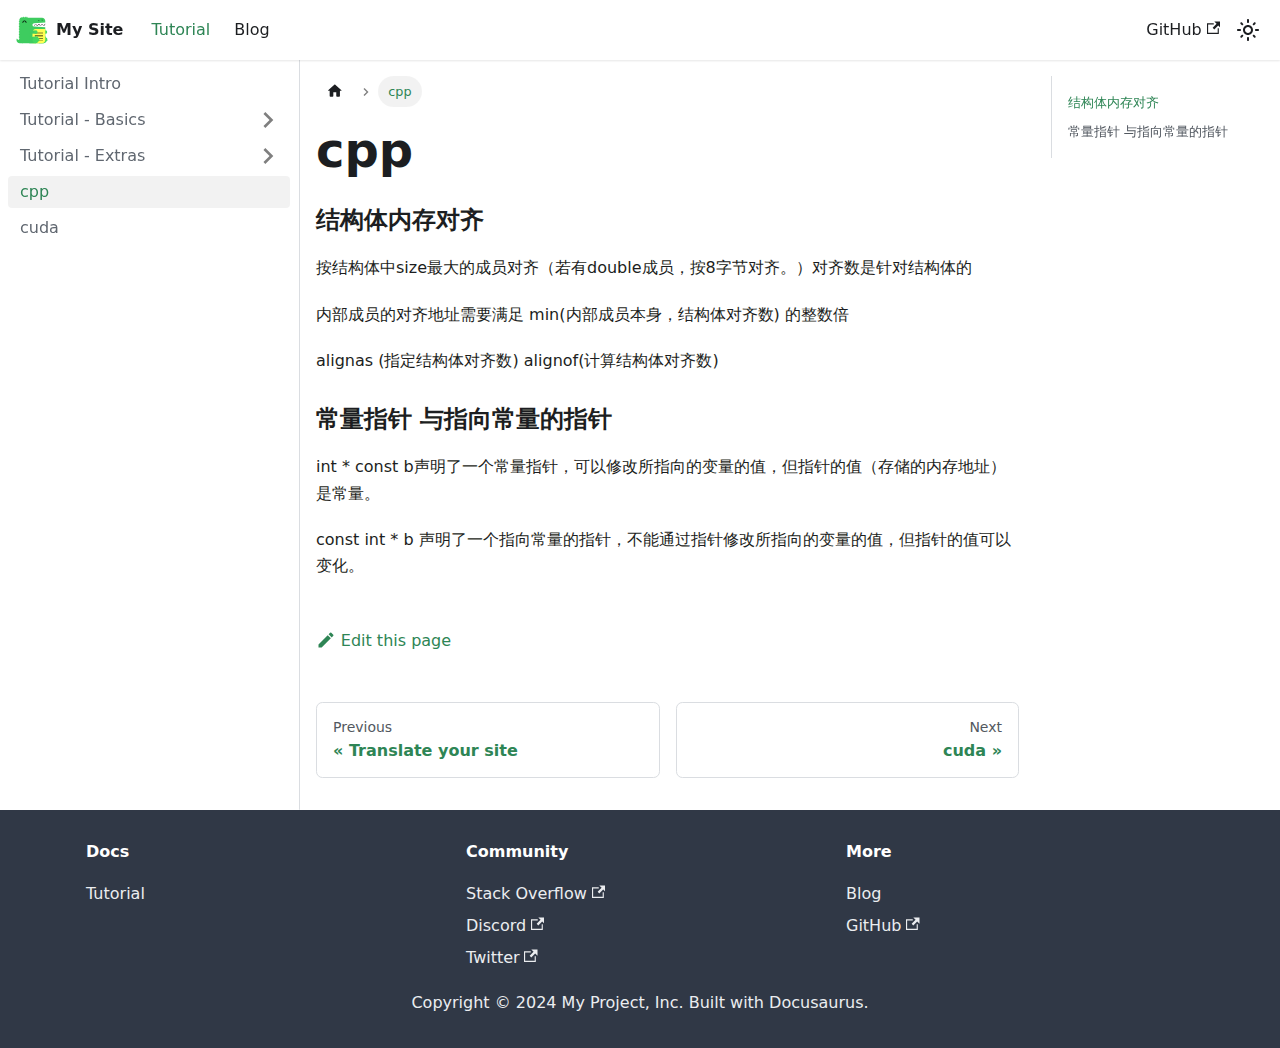
<file: docs/CPP/index.html>
<!doctype html>
<html lang="en" dir="ltr" class="docs-wrapper plugin-docs plugin-id-default docs-version-current docs-doc-page docs-doc-id-CPP/cpp" data-has-hydrated="false">
<head>
<meta charset="UTF-8">
<meta name="generator" content="Docusaurus v3.1.0">
<title data-rh="true">cpp | My Site</title><meta data-rh="true" name="viewport" content="width=device-width,initial-scale=1"><meta data-rh="true" name="twitter:card" content="summary_large_image"><meta data-rh="true" property="og:image" content="https://diadestiny.github.io/img/docusaurus-social-card.jpg"><meta data-rh="true" name="twitter:image" content="https://diadestiny.github.io/img/docusaurus-social-card.jpg"><meta data-rh="true" property="og:url" content="https://diadestiny.github.io/docs/CPP/"><meta data-rh="true" property="og:locale" content="en"><meta data-rh="true" name="docusaurus_locale" content="en"><meta data-rh="true" name="docsearch:language" content="en"><meta data-rh="true" name="docusaurus_version" content="current"><meta data-rh="true" name="docusaurus_tag" content="docs-default-current"><meta data-rh="true" name="docsearch:version" content="current"><meta data-rh="true" name="docsearch:docusaurus_tag" content="docs-default-current"><meta data-rh="true" property="og:title" content="cpp | My Site"><meta data-rh="true" name="description" content="结构体内存对齐"><meta data-rh="true" property="og:description" content="结构体内存对齐"><link data-rh="true" rel="icon" href="/img/favicon.ico"><link data-rh="true" rel="canonical" href="https://diadestiny.github.io/docs/CPP/"><link data-rh="true" rel="alternate" href="https://diadestiny.github.io/docs/CPP/" hreflang="en"><link data-rh="true" rel="alternate" href="https://diadestiny.github.io/docs/CPP/" hreflang="x-default"><link rel="alternate" type="application/rss+xml" href="/blog/rss.xml" title="My Site RSS Feed">
<link rel="alternate" type="application/atom+xml" href="/blog/atom.xml" title="My Site Atom Feed"><link rel="stylesheet" href="/assets/css/styles.1c022e41.css">
<script src="/assets/js/runtime~main.1f6898e7.js" defer="defer"></script>
<script src="/assets/js/main.4ce4d5ff.js" defer="defer"></script>
</head>
<body class="navigation-with-keyboard">
<script>!function(){function t(t){document.documentElement.setAttribute("data-theme",t)}var e=function(){try{return new URLSearchParams(window.location.search).get("docusaurus-theme")}catch(t){}}()||function(){try{return localStorage.getItem("theme")}catch(t){}}();t(null!==e?e:"light")}(),function(){try{const c=new URLSearchParams(window.location.search).entries();for(var[t,e]of c)if(t.startsWith("docusaurus-data-")){var a=t.replace("docusaurus-data-","data-");document.documentElement.setAttribute(a,e)}}catch(t){}}()</script><div id="__docusaurus"><div role="region" aria-label="Skip to main content"><a class="skipToContent_fXgn" href="#__docusaurus_skipToContent_fallback">Skip to main content</a></div><nav aria-label="Main" class="navbar navbar--fixed-top"><div class="navbar__inner"><div class="navbar__items"><button aria-label="Toggle navigation bar" aria-expanded="false" class="navbar__toggle clean-btn" type="button"><svg width="30" height="30" viewBox="0 0 30 30" aria-hidden="true"><path stroke="currentColor" stroke-linecap="round" stroke-miterlimit="10" stroke-width="2" d="M4 7h22M4 15h22M4 23h22"></path></svg></button><a class="navbar__brand" href="/"><div class="navbar__logo"><img src="/img/logo.svg" alt="My Site Logo" class="themedComponent_mlkZ themedComponent--light_NVdE"><img src="/img/logo.svg" alt="My Site Logo" class="themedComponent_mlkZ themedComponent--dark_xIcU"></div><b class="navbar__title text--truncate">My Site</b></a><a aria-current="page" class="navbar__item navbar__link navbar__link--active" href="/docs/intro">Tutorial</a><a class="navbar__item navbar__link" href="/blog">Blog</a></div><div class="navbar__items navbar__items--right"><a href="https://github.com/facebook/docusaurus" target="_blank" rel="noopener noreferrer" class="navbar__item navbar__link">GitHub<svg width="13.5" height="13.5" aria-hidden="true" viewBox="0 0 24 24" class="iconExternalLink_nPIU"><path fill="currentColor" d="M21 13v10h-21v-19h12v2h-10v15h17v-8h2zm3-12h-10.988l4.035 4-6.977 7.07 2.828 2.828 6.977-7.07 4.125 4.172v-11z"></path></svg></a><div class="toggle_vylO colorModeToggle_DEke"><button class="clean-btn toggleButton_gllP toggleButtonDisabled_aARS" type="button" disabled="" title="Switch between dark and light mode (currently light mode)" aria-label="Switch between dark and light mode (currently light mode)" aria-live="polite"><svg viewBox="0 0 24 24" width="24" height="24" class="lightToggleIcon_pyhR"><path fill="currentColor" d="M12,9c1.65,0,3,1.35,3,3s-1.35,3-3,3s-3-1.35-3-3S10.35,9,12,9 M12,7c-2.76,0-5,2.24-5,5s2.24,5,5,5s5-2.24,5-5 S14.76,7,12,7L12,7z M2,13l2,0c0.55,0,1-0.45,1-1s-0.45-1-1-1l-2,0c-0.55,0-1,0.45-1,1S1.45,13,2,13z M20,13l2,0c0.55,0,1-0.45,1-1 s-0.45-1-1-1l-2,0c-0.55,0-1,0.45-1,1S19.45,13,20,13z M11,2v2c0,0.55,0.45,1,1,1s1-0.45,1-1V2c0-0.55-0.45-1-1-1S11,1.45,11,2z M11,20v2c0,0.55,0.45,1,1,1s1-0.45,1-1v-2c0-0.55-0.45-1-1-1C11.45,19,11,19.45,11,20z M5.99,4.58c-0.39-0.39-1.03-0.39-1.41,0 c-0.39,0.39-0.39,1.03,0,1.41l1.06,1.06c0.39,0.39,1.03,0.39,1.41,0s0.39-1.03,0-1.41L5.99,4.58z M18.36,16.95 c-0.39-0.39-1.03-0.39-1.41,0c-0.39,0.39-0.39,1.03,0,1.41l1.06,1.06c0.39,0.39,1.03,0.39,1.41,0c0.39-0.39,0.39-1.03,0-1.41 L18.36,16.95z M19.42,5.99c0.39-0.39,0.39-1.03,0-1.41c-0.39-0.39-1.03-0.39-1.41,0l-1.06,1.06c-0.39,0.39-0.39,1.03,0,1.41 s1.03,0.39,1.41,0L19.42,5.99z M7.05,18.36c0.39-0.39,0.39-1.03,0-1.41c-0.39-0.39-1.03-0.39-1.41,0l-1.06,1.06 c-0.39,0.39-0.39,1.03,0,1.41s1.03,0.39,1.41,0L7.05,18.36z"></path></svg><svg viewBox="0 0 24 24" width="24" height="24" class="darkToggleIcon_wfgR"><path fill="currentColor" d="M9.37,5.51C9.19,6.15,9.1,6.82,9.1,7.5c0,4.08,3.32,7.4,7.4,7.4c0.68,0,1.35-0.09,1.99-0.27C17.45,17.19,14.93,19,12,19 c-3.86,0-7-3.14-7-7C5,9.07,6.81,6.55,9.37,5.51z M12,3c-4.97,0-9,4.03-9,9s4.03,9,9,9s9-4.03,9-9c0-0.46-0.04-0.92-0.1-1.36 c-0.98,1.37-2.58,2.26-4.4,2.26c-2.98,0-5.4-2.42-5.4-5.4c0-1.81,0.89-3.42,2.26-4.4C12.92,3.04,12.46,3,12,3L12,3z"></path></svg></button></div><div class="navbarSearchContainer_Bca1"></div></div></div><div role="presentation" class="navbar-sidebar__backdrop"></div></nav><div id="__docusaurus_skipToContent_fallback" class="main-wrapper mainWrapper_z2l0"><div class="docsWrapper_hBAB"><button aria-label="Scroll back to top" class="clean-btn theme-back-to-top-button backToTopButton_sjWU" type="button"></button><div class="docRoot_UBD9"><aside class="theme-doc-sidebar-container docSidebarContainer_YfHR"><div class="sidebarViewport_aRkj"><div class="sidebar_njMd"><nav aria-label="Docs sidebar" class="menu thin-scrollbar menu_SIkG"><ul class="theme-doc-sidebar-menu menu__list"><li class="theme-doc-sidebar-item-link theme-doc-sidebar-item-link-level-1 menu__list-item"><a class="menu__link" href="/docs/intro">Tutorial Intro</a></li><li class="theme-doc-sidebar-item-category theme-doc-sidebar-item-category-level-1 menu__list-item menu__list-item--collapsed"><div class="menu__list-item-collapsible"><a class="menu__link menu__link--sublist" aria-expanded="false" href="/docs/category/tutorial---basics">Tutorial - Basics</a><button aria-label="Expand sidebar category &#x27;Tutorial - Basics&#x27;" type="button" class="clean-btn menu__caret"></button></div></li><li class="theme-doc-sidebar-item-category theme-doc-sidebar-item-category-level-1 menu__list-item menu__list-item--collapsed"><div class="menu__list-item-collapsible"><a class="menu__link menu__link--sublist" aria-expanded="false" href="/docs/category/tutorial---extras">Tutorial - Extras</a><button aria-label="Expand sidebar category &#x27;Tutorial - Extras&#x27;" type="button" class="clean-btn menu__caret"></button></div></li><li class="theme-doc-sidebar-item-link theme-doc-sidebar-item-link-level-1 menu__list-item"><a class="menu__link menu__link--active" aria-current="page" href="/docs/CPP/">cpp</a></li><li class="theme-doc-sidebar-item-link theme-doc-sidebar-item-link-level-1 menu__list-item"><a class="menu__link" href="/docs/cuda/">cuda</a></li></ul></nav></div></div></aside><main class="docMainContainer_TBSr"><div class="container padding-top--md padding-bottom--lg"><div class="row"><div class="col docItemCol_VOVn"><div class="docItemContainer_Djhp"><article><nav class="theme-doc-breadcrumbs breadcrumbsContainer_Z_bl" aria-label="Breadcrumbs"><ul class="breadcrumbs" itemscope="" itemtype="https://schema.org/BreadcrumbList"><li class="breadcrumbs__item"><a aria-label="Home page" class="breadcrumbs__link" href="/"><svg viewBox="0 0 24 24" class="breadcrumbHomeIcon_YNFT"><path d="M10 19v-5h4v5c0 .55.45 1 1 1h3c.55 0 1-.45 1-1v-7h1.7c.46 0 .68-.57.33-.87L12.67 3.6c-.38-.34-.96-.34-1.34 0l-8.36 7.53c-.34.3-.13.87.33.87H5v7c0 .55.45 1 1 1h3c.55 0 1-.45 1-1z" fill="currentColor"></path></svg></a></li><li itemscope="" itemprop="itemListElement" itemtype="https://schema.org/ListItem" class="breadcrumbs__item breadcrumbs__item--active"><span class="breadcrumbs__link" itemprop="name">cpp</span><meta itemprop="position" content="1"></li></ul></nav><div class="tocCollapsible_ETCw theme-doc-toc-mobile tocMobile_ITEo"><button type="button" class="clean-btn tocCollapsibleButton_TO0P">On this page</button></div><div class="theme-doc-markdown markdown"><header><h1>cpp</h1></header><h3 class="anchor anchorWithStickyNavbar_LWe7" id="结构体内存对齐">结构体内存对齐<a href="#结构体内存对齐" class="hash-link" aria-label="Direct link to 结构体内存对齐" title="Direct link to 结构体内存对齐">​</a></h3>
<p>按结构体中size最大的成员对齐（若有double成员，按8字节对齐。）对齐数是针对结  构体的</p>
<p>内部成员的对齐地址需要满足 min(内部成员本身，结构体对齐数) 的整数倍</p>
<p>alignas (指定结构体对齐数) alignof(计算结构体对齐数)</p>
<h3 class="anchor anchorWithStickyNavbar_LWe7" id="常量指针-与指向常量的指针">常量指针 与指向常量的指针<a href="#常量指针-与指向常量的指针" class="hash-link" aria-label="Direct link to 常量指针 与指向常量的指针" title="Direct link to 常量指针 与指向常量的指针">​</a></h3>
<p>int * const b声明了一个常量指针，可以修改所指向的变量的值，但指针的值（存储的内存地址）是常量。</p>
<p>const int * b 声明了一个指向常量的指针，不能通过指针修改所指向的变量的值，但指针的值可以变化。</p></div><footer class="theme-doc-footer docusaurus-mt-lg"><div class="theme-doc-footer-edit-meta-row row"><div class="col"><a href="https://github.com/facebook/docusaurus/tree/main/packages/create-docusaurus/templates/shared/docs/CPP/cpp.md" target="_blank" rel="noopener noreferrer" class="theme-edit-this-page"><svg fill="currentColor" height="20" width="20" viewBox="0 0 40 40" class="iconEdit_Z9Sw" aria-hidden="true"><g><path d="m34.5 11.7l-3 3.1-6.3-6.3 3.1-3q0.5-0.5 1.2-0.5t1.1 0.5l3.9 3.9q0.5 0.4 0.5 1.1t-0.5 1.2z m-29.5 17.1l18.4-18.5 6.3 6.3-18.4 18.4h-6.3v-6.2z"></path></g></svg>Edit this page</a></div><div class="col lastUpdated_vwxv"></div></div></footer></article><nav class="pagination-nav docusaurus-mt-lg" aria-label="Docs pages"><a class="pagination-nav__link pagination-nav__link--prev" href="/docs/tutorial-extras/translate-your-site"><div class="pagination-nav__sublabel">Previous</div><div class="pagination-nav__label">Translate your site</div></a><a class="pagination-nav__link pagination-nav__link--next" href="/docs/cuda/"><div class="pagination-nav__sublabel">Next</div><div class="pagination-nav__label">cuda</div></a></nav></div></div><div class="col col--3"><div class="tableOfContents_bqdL thin-scrollbar theme-doc-toc-desktop"><ul class="table-of-contents table-of-contents__left-border"><li><a href="#结构体内存对齐" class="table-of-contents__link toc-highlight">结构体内存对齐</a></li><li><a href="#常量指针-与指向常量的指针" class="table-of-contents__link toc-highlight">常量指针 与指向常量的指针</a></li></ul></div></div></div></div></main></div></div></div><footer class="footer footer--dark"><div class="container container-fluid"><div class="row footer__links"><div class="col footer__col"><div class="footer__title">Docs</div><ul class="footer__items clean-list"><li class="footer__item"><a class="footer__link-item" href="/docs/intro">Tutorial</a></li></ul></div><div class="col footer__col"><div class="footer__title">Community</div><ul class="footer__items clean-list"><li class="footer__item"><a href="https://stackoverflow.com/questions/tagged/docusaurus" target="_blank" rel="noopener noreferrer" class="footer__link-item">Stack Overflow<svg width="13.5" height="13.5" aria-hidden="true" viewBox="0 0 24 24" class="iconExternalLink_nPIU"><path fill="currentColor" d="M21 13v10h-21v-19h12v2h-10v15h17v-8h2zm3-12h-10.988l4.035 4-6.977 7.07 2.828 2.828 6.977-7.07 4.125 4.172v-11z"></path></svg></a></li><li class="footer__item"><a href="https://discordapp.com/invite/docusaurus" target="_blank" rel="noopener noreferrer" class="footer__link-item">Discord<svg width="13.5" height="13.5" aria-hidden="true" viewBox="0 0 24 24" class="iconExternalLink_nPIU"><path fill="currentColor" d="M21 13v10h-21v-19h12v2h-10v15h17v-8h2zm3-12h-10.988l4.035 4-6.977 7.07 2.828 2.828 6.977-7.07 4.125 4.172v-11z"></path></svg></a></li><li class="footer__item"><a href="https://twitter.com/docusaurus" target="_blank" rel="noopener noreferrer" class="footer__link-item">Twitter<svg width="13.5" height="13.5" aria-hidden="true" viewBox="0 0 24 24" class="iconExternalLink_nPIU"><path fill="currentColor" d="M21 13v10h-21v-19h12v2h-10v15h17v-8h2zm3-12h-10.988l4.035 4-6.977 7.07 2.828 2.828 6.977-7.07 4.125 4.172v-11z"></path></svg></a></li></ul></div><div class="col footer__col"><div class="footer__title">More</div><ul class="footer__items clean-list"><li class="footer__item"><a class="footer__link-item" href="/blog">Blog</a></li><li class="footer__item"><a href="https://github.com/facebook/docusaurus" target="_blank" rel="noopener noreferrer" class="footer__link-item">GitHub<svg width="13.5" height="13.5" aria-hidden="true" viewBox="0 0 24 24" class="iconExternalLink_nPIU"><path fill="currentColor" d="M21 13v10h-21v-19h12v2h-10v15h17v-8h2zm3-12h-10.988l4.035 4-6.977 7.07 2.828 2.828 6.977-7.07 4.125 4.172v-11z"></path></svg></a></li></ul></div></div><div class="footer__bottom text--center"><div class="footer__copyright">Copyright © 2024 My Project, Inc. Built with Docusaurus.</div></div></div></footer></div>
</body>
</html>
</file>
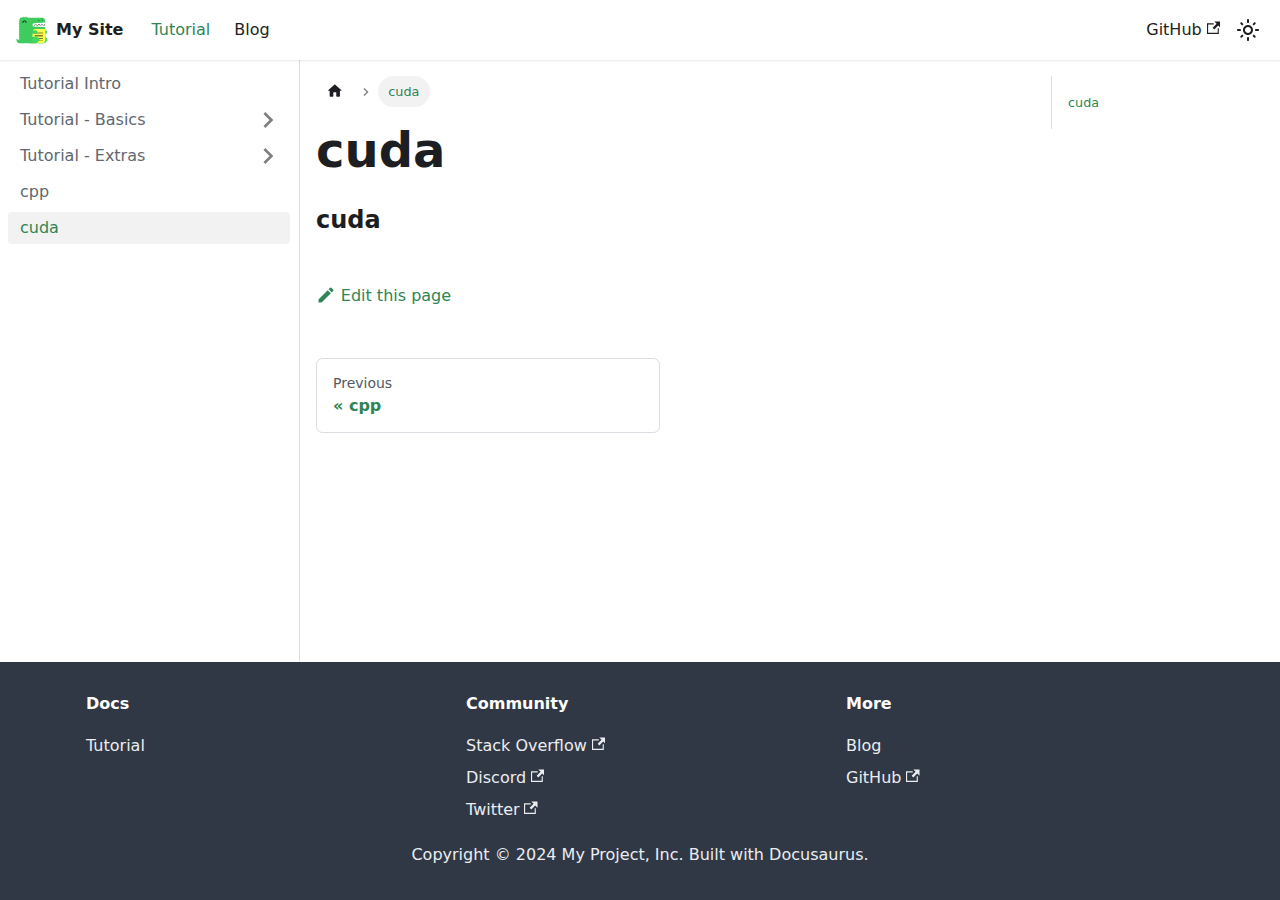
<file: docs/cuda/index.html>
<!doctype html>
<html lang="en" dir="ltr" class="docs-wrapper plugin-docs plugin-id-default docs-version-current docs-doc-page docs-doc-id-cuda/cuda" data-has-hydrated="false">
<head>
<meta charset="UTF-8">
<meta name="generator" content="Docusaurus v3.1.0">
<title data-rh="true">cuda | My Site</title><meta data-rh="true" name="viewport" content="width=device-width,initial-scale=1"><meta data-rh="true" name="twitter:card" content="summary_large_image"><meta data-rh="true" property="og:image" content="https://diadestiny.github.io/img/docusaurus-social-card.jpg"><meta data-rh="true" name="twitter:image" content="https://diadestiny.github.io/img/docusaurus-social-card.jpg"><meta data-rh="true" property="og:url" content="https://diadestiny.github.io/docs/cuda/"><meta data-rh="true" property="og:locale" content="en"><meta data-rh="true" name="docusaurus_locale" content="en"><meta data-rh="true" name="docsearch:language" content="en"><meta data-rh="true" name="docusaurus_version" content="current"><meta data-rh="true" name="docusaurus_tag" content="docs-default-current"><meta data-rh="true" name="docsearch:version" content="current"><meta data-rh="true" name="docsearch:docusaurus_tag" content="docs-default-current"><meta data-rh="true" property="og:title" content="cuda | My Site"><meta data-rh="true" name="description" content="cuda"><meta data-rh="true" property="og:description" content="cuda"><link data-rh="true" rel="icon" href="/img/favicon.ico"><link data-rh="true" rel="canonical" href="https://diadestiny.github.io/docs/cuda/"><link data-rh="true" rel="alternate" href="https://diadestiny.github.io/docs/cuda/" hreflang="en"><link data-rh="true" rel="alternate" href="https://diadestiny.github.io/docs/cuda/" hreflang="x-default"><link rel="alternate" type="application/rss+xml" href="/blog/rss.xml" title="My Site RSS Feed">
<link rel="alternate" type="application/atom+xml" href="/blog/atom.xml" title="My Site Atom Feed"><link rel="stylesheet" href="/assets/css/styles.1c022e41.css">
<script src="/assets/js/runtime~main.1f6898e7.js" defer="defer"></script>
<script src="/assets/js/main.4ce4d5ff.js" defer="defer"></script>
</head>
<body class="navigation-with-keyboard">
<script>!function(){function t(t){document.documentElement.setAttribute("data-theme",t)}var e=function(){try{return new URLSearchParams(window.location.search).get("docusaurus-theme")}catch(t){}}()||function(){try{return localStorage.getItem("theme")}catch(t){}}();t(null!==e?e:"light")}(),function(){try{const c=new URLSearchParams(window.location.search).entries();for(var[t,e]of c)if(t.startsWith("docusaurus-data-")){var a=t.replace("docusaurus-data-","data-");document.documentElement.setAttribute(a,e)}}catch(t){}}()</script><div id="__docusaurus"><div role="region" aria-label="Skip to main content"><a class="skipToContent_fXgn" href="#__docusaurus_skipToContent_fallback">Skip to main content</a></div><nav aria-label="Main" class="navbar navbar--fixed-top"><div class="navbar__inner"><div class="navbar__items"><button aria-label="Toggle navigation bar" aria-expanded="false" class="navbar__toggle clean-btn" type="button"><svg width="30" height="30" viewBox="0 0 30 30" aria-hidden="true"><path stroke="currentColor" stroke-linecap="round" stroke-miterlimit="10" stroke-width="2" d="M4 7h22M4 15h22M4 23h22"></path></svg></button><a class="navbar__brand" href="/"><div class="navbar__logo"><img src="/img/logo.svg" alt="My Site Logo" class="themedComponent_mlkZ themedComponent--light_NVdE"><img src="/img/logo.svg" alt="My Site Logo" class="themedComponent_mlkZ themedComponent--dark_xIcU"></div><b class="navbar__title text--truncate">My Site</b></a><a aria-current="page" class="navbar__item navbar__link navbar__link--active" href="/docs/intro">Tutorial</a><a class="navbar__item navbar__link" href="/blog">Blog</a></div><div class="navbar__items navbar__items--right"><a href="https://github.com/facebook/docusaurus" target="_blank" rel="noopener noreferrer" class="navbar__item navbar__link">GitHub<svg width="13.5" height="13.5" aria-hidden="true" viewBox="0 0 24 24" class="iconExternalLink_nPIU"><path fill="currentColor" d="M21 13v10h-21v-19h12v2h-10v15h17v-8h2zm3-12h-10.988l4.035 4-6.977 7.07 2.828 2.828 6.977-7.07 4.125 4.172v-11z"></path></svg></a><div class="toggle_vylO colorModeToggle_DEke"><button class="clean-btn toggleButton_gllP toggleButtonDisabled_aARS" type="button" disabled="" title="Switch between dark and light mode (currently light mode)" aria-label="Switch between dark and light mode (currently light mode)" aria-live="polite"><svg viewBox="0 0 24 24" width="24" height="24" class="lightToggleIcon_pyhR"><path fill="currentColor" d="M12,9c1.65,0,3,1.35,3,3s-1.35,3-3,3s-3-1.35-3-3S10.35,9,12,9 M12,7c-2.76,0-5,2.24-5,5s2.24,5,5,5s5-2.24,5-5 S14.76,7,12,7L12,7z M2,13l2,0c0.55,0,1-0.45,1-1s-0.45-1-1-1l-2,0c-0.55,0-1,0.45-1,1S1.45,13,2,13z M20,13l2,0c0.55,0,1-0.45,1-1 s-0.45-1-1-1l-2,0c-0.55,0-1,0.45-1,1S19.45,13,20,13z M11,2v2c0,0.55,0.45,1,1,1s1-0.45,1-1V2c0-0.55-0.45-1-1-1S11,1.45,11,2z M11,20v2c0,0.55,0.45,1,1,1s1-0.45,1-1v-2c0-0.55-0.45-1-1-1C11.45,19,11,19.45,11,20z M5.99,4.58c-0.39-0.39-1.03-0.39-1.41,0 c-0.39,0.39-0.39,1.03,0,1.41l1.06,1.06c0.39,0.39,1.03,0.39,1.41,0s0.39-1.03,0-1.41L5.99,4.58z M18.36,16.95 c-0.39-0.39-1.03-0.39-1.41,0c-0.39,0.39-0.39,1.03,0,1.41l1.06,1.06c0.39,0.39,1.03,0.39,1.41,0c0.39-0.39,0.39-1.03,0-1.41 L18.36,16.95z M19.42,5.99c0.39-0.39,0.39-1.03,0-1.41c-0.39-0.39-1.03-0.39-1.41,0l-1.06,1.06c-0.39,0.39-0.39,1.03,0,1.41 s1.03,0.39,1.41,0L19.42,5.99z M7.05,18.36c0.39-0.39,0.39-1.03,0-1.41c-0.39-0.39-1.03-0.39-1.41,0l-1.06,1.06 c-0.39,0.39-0.39,1.03,0,1.41s1.03,0.39,1.41,0L7.05,18.36z"></path></svg><svg viewBox="0 0 24 24" width="24" height="24" class="darkToggleIcon_wfgR"><path fill="currentColor" d="M9.37,5.51C9.19,6.15,9.1,6.82,9.1,7.5c0,4.08,3.32,7.4,7.4,7.4c0.68,0,1.35-0.09,1.99-0.27C17.45,17.19,14.93,19,12,19 c-3.86,0-7-3.14-7-7C5,9.07,6.81,6.55,9.37,5.51z M12,3c-4.97,0-9,4.03-9,9s4.03,9,9,9s9-4.03,9-9c0-0.46-0.04-0.92-0.1-1.36 c-0.98,1.37-2.58,2.26-4.4,2.26c-2.98,0-5.4-2.42-5.4-5.4c0-1.81,0.89-3.42,2.26-4.4C12.92,3.04,12.46,3,12,3L12,3z"></path></svg></button></div><div class="navbarSearchContainer_Bca1"></div></div></div><div role="presentation" class="navbar-sidebar__backdrop"></div></nav><div id="__docusaurus_skipToContent_fallback" class="main-wrapper mainWrapper_z2l0"><div class="docsWrapper_hBAB"><button aria-label="Scroll back to top" class="clean-btn theme-back-to-top-button backToTopButton_sjWU" type="button"></button><div class="docRoot_UBD9"><aside class="theme-doc-sidebar-container docSidebarContainer_YfHR"><div class="sidebarViewport_aRkj"><div class="sidebar_njMd"><nav aria-label="Docs sidebar" class="menu thin-scrollbar menu_SIkG"><ul class="theme-doc-sidebar-menu menu__list"><li class="theme-doc-sidebar-item-link theme-doc-sidebar-item-link-level-1 menu__list-item"><a class="menu__link" href="/docs/intro">Tutorial Intro</a></li><li class="theme-doc-sidebar-item-category theme-doc-sidebar-item-category-level-1 menu__list-item menu__list-item--collapsed"><div class="menu__list-item-collapsible"><a class="menu__link menu__link--sublist" aria-expanded="false" href="/docs/category/tutorial---basics">Tutorial - Basics</a><button aria-label="Expand sidebar category &#x27;Tutorial - Basics&#x27;" type="button" class="clean-btn menu__caret"></button></div></li><li class="theme-doc-sidebar-item-category theme-doc-sidebar-item-category-level-1 menu__list-item menu__list-item--collapsed"><div class="menu__list-item-collapsible"><a class="menu__link menu__link--sublist" aria-expanded="false" href="/docs/category/tutorial---extras">Tutorial - Extras</a><button aria-label="Expand sidebar category &#x27;Tutorial - Extras&#x27;" type="button" class="clean-btn menu__caret"></button></div></li><li class="theme-doc-sidebar-item-link theme-doc-sidebar-item-link-level-1 menu__list-item"><a class="menu__link" href="/docs/CPP/">cpp</a></li><li class="theme-doc-sidebar-item-link theme-doc-sidebar-item-link-level-1 menu__list-item"><a class="menu__link menu__link--active" aria-current="page" href="/docs/cuda/">cuda</a></li></ul></nav></div></div></aside><main class="docMainContainer_TBSr"><div class="container padding-top--md padding-bottom--lg"><div class="row"><div class="col docItemCol_VOVn"><div class="docItemContainer_Djhp"><article><nav class="theme-doc-breadcrumbs breadcrumbsContainer_Z_bl" aria-label="Breadcrumbs"><ul class="breadcrumbs" itemscope="" itemtype="https://schema.org/BreadcrumbList"><li class="breadcrumbs__item"><a aria-label="Home page" class="breadcrumbs__link" href="/"><svg viewBox="0 0 24 24" class="breadcrumbHomeIcon_YNFT"><path d="M10 19v-5h4v5c0 .55.45 1 1 1h3c.55 0 1-.45 1-1v-7h1.7c.46 0 .68-.57.33-.87L12.67 3.6c-.38-.34-.96-.34-1.34 0l-8.36 7.53c-.34.3-.13.87.33.87H5v7c0 .55.45 1 1 1h3c.55 0 1-.45 1-1z" fill="currentColor"></path></svg></a></li><li itemscope="" itemprop="itemListElement" itemtype="https://schema.org/ListItem" class="breadcrumbs__item breadcrumbs__item--active"><span class="breadcrumbs__link" itemprop="name">cuda</span><meta itemprop="position" content="1"></li></ul></nav><div class="tocCollapsible_ETCw theme-doc-toc-mobile tocMobile_ITEo"><button type="button" class="clean-btn tocCollapsibleButton_TO0P">On this page</button></div><div class="theme-doc-markdown markdown"><header><h1>cuda</h1></header><h3 class="anchor anchorWithStickyNavbar_LWe7" id="cuda">cuda<a href="#cuda" class="hash-link" aria-label="Direct link to cuda" title="Direct link to cuda">​</a></h3></div><footer class="theme-doc-footer docusaurus-mt-lg"><div class="theme-doc-footer-edit-meta-row row"><div class="col"><a href="https://github.com/facebook/docusaurus/tree/main/packages/create-docusaurus/templates/shared/docs/cuda/cuda.md" target="_blank" rel="noopener noreferrer" class="theme-edit-this-page"><svg fill="currentColor" height="20" width="20" viewBox="0 0 40 40" class="iconEdit_Z9Sw" aria-hidden="true"><g><path d="m34.5 11.7l-3 3.1-6.3-6.3 3.1-3q0.5-0.5 1.2-0.5t1.1 0.5l3.9 3.9q0.5 0.4 0.5 1.1t-0.5 1.2z m-29.5 17.1l18.4-18.5 6.3 6.3-18.4 18.4h-6.3v-6.2z"></path></g></svg>Edit this page</a></div><div class="col lastUpdated_vwxv"></div></div></footer></article><nav class="pagination-nav docusaurus-mt-lg" aria-label="Docs pages"><a class="pagination-nav__link pagination-nav__link--prev" href="/docs/CPP/"><div class="pagination-nav__sublabel">Previous</div><div class="pagination-nav__label">cpp</div></a></nav></div></div><div class="col col--3"><div class="tableOfContents_bqdL thin-scrollbar theme-doc-toc-desktop"><ul class="table-of-contents table-of-contents__left-border"><li><a href="#cuda" class="table-of-contents__link toc-highlight">cuda</a></li></ul></div></div></div></div></main></div></div></div><footer class="footer footer--dark"><div class="container container-fluid"><div class="row footer__links"><div class="col footer__col"><div class="footer__title">Docs</div><ul class="footer__items clean-list"><li class="footer__item"><a class="footer__link-item" href="/docs/intro">Tutorial</a></li></ul></div><div class="col footer__col"><div class="footer__title">Community</div><ul class="footer__items clean-list"><li class="footer__item"><a href="https://stackoverflow.com/questions/tagged/docusaurus" target="_blank" rel="noopener noreferrer" class="footer__link-item">Stack Overflow<svg width="13.5" height="13.5" aria-hidden="true" viewBox="0 0 24 24" class="iconExternalLink_nPIU"><path fill="currentColor" d="M21 13v10h-21v-19h12v2h-10v15h17v-8h2zm3-12h-10.988l4.035 4-6.977 7.07 2.828 2.828 6.977-7.07 4.125 4.172v-11z"></path></svg></a></li><li class="footer__item"><a href="https://discordapp.com/invite/docusaurus" target="_blank" rel="noopener noreferrer" class="footer__link-item">Discord<svg width="13.5" height="13.5" aria-hidden="true" viewBox="0 0 24 24" class="iconExternalLink_nPIU"><path fill="currentColor" d="M21 13v10h-21v-19h12v2h-10v15h17v-8h2zm3-12h-10.988l4.035 4-6.977 7.07 2.828 2.828 6.977-7.07 4.125 4.172v-11z"></path></svg></a></li><li class="footer__item"><a href="https://twitter.com/docusaurus" target="_blank" rel="noopener noreferrer" class="footer__link-item">Twitter<svg width="13.5" height="13.5" aria-hidden="true" viewBox="0 0 24 24" class="iconExternalLink_nPIU"><path fill="currentColor" d="M21 13v10h-21v-19h12v2h-10v15h17v-8h2zm3-12h-10.988l4.035 4-6.977 7.07 2.828 2.828 6.977-7.07 4.125 4.172v-11z"></path></svg></a></li></ul></div><div class="col footer__col"><div class="footer__title">More</div><ul class="footer__items clean-list"><li class="footer__item"><a class="footer__link-item" href="/blog">Blog</a></li><li class="footer__item"><a href="https://github.com/facebook/docusaurus" target="_blank" rel="noopener noreferrer" class="footer__link-item">GitHub<svg width="13.5" height="13.5" aria-hidden="true" viewBox="0 0 24 24" class="iconExternalLink_nPIU"><path fill="currentColor" d="M21 13v10h-21v-19h12v2h-10v15h17v-8h2zm3-12h-10.988l4.035 4-6.977 7.07 2.828 2.828 6.977-7.07 4.125 4.172v-11z"></path></svg></a></li></ul></div></div><div class="footer__bottom text--center"><div class="footer__copyright">Copyright © 2024 My Project, Inc. Built with Docusaurus.</div></div></div></footer></div>
</body>
</html>
</file>
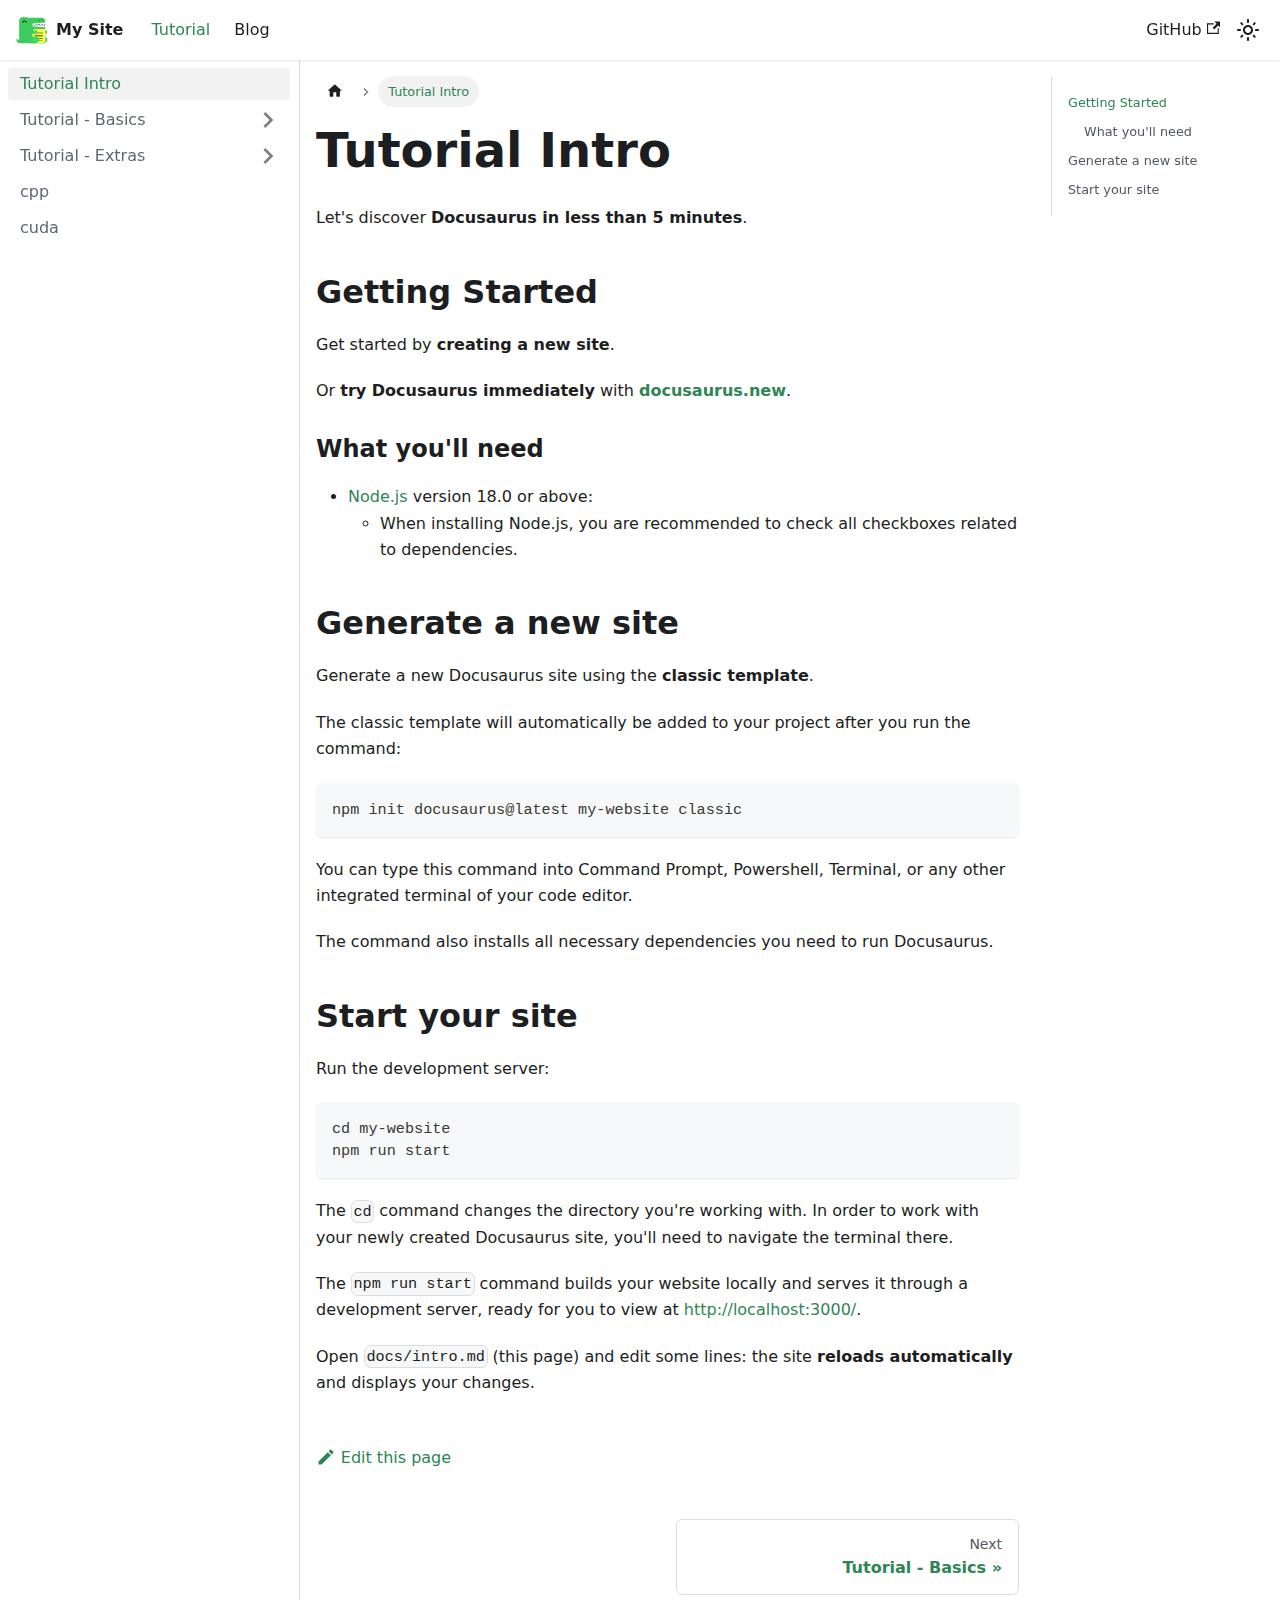
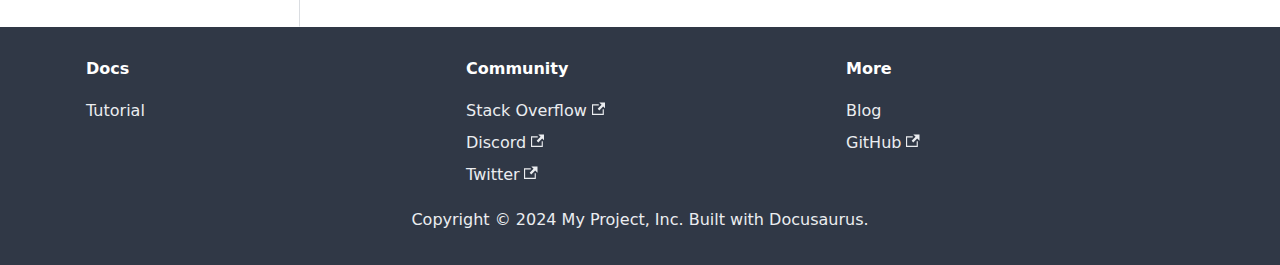
<file: docs/intro/index.html>
<!doctype html>
<html lang="en" dir="ltr" class="docs-wrapper plugin-docs plugin-id-default docs-version-current docs-doc-page docs-doc-id-intro" data-has-hydrated="false">
<head>
<meta charset="UTF-8">
<meta name="generator" content="Docusaurus v3.1.0">
<title data-rh="true">Tutorial Intro | My Site</title><meta data-rh="true" name="viewport" content="width=device-width,initial-scale=1"><meta data-rh="true" name="twitter:card" content="summary_large_image"><meta data-rh="true" property="og:image" content="https://diadestiny.github.io/img/docusaurus-social-card.jpg"><meta data-rh="true" name="twitter:image" content="https://diadestiny.github.io/img/docusaurus-social-card.jpg"><meta data-rh="true" property="og:url" content="https://diadestiny.github.io/docs/intro"><meta data-rh="true" property="og:locale" content="en"><meta data-rh="true" name="docusaurus_locale" content="en"><meta data-rh="true" name="docsearch:language" content="en"><meta data-rh="true" name="docusaurus_version" content="current"><meta data-rh="true" name="docusaurus_tag" content="docs-default-current"><meta data-rh="true" name="docsearch:version" content="current"><meta data-rh="true" name="docsearch:docusaurus_tag" content="docs-default-current"><meta data-rh="true" property="og:title" content="Tutorial Intro | My Site"><meta data-rh="true" name="description" content="Let&#x27;s discover Docusaurus in less than 5 minutes."><meta data-rh="true" property="og:description" content="Let&#x27;s discover Docusaurus in less than 5 minutes."><link data-rh="true" rel="icon" href="/img/favicon.ico"><link data-rh="true" rel="canonical" href="https://diadestiny.github.io/docs/intro"><link data-rh="true" rel="alternate" href="https://diadestiny.github.io/docs/intro" hreflang="en"><link data-rh="true" rel="alternate" href="https://diadestiny.github.io/docs/intro" hreflang="x-default"><link rel="alternate" type="application/rss+xml" href="/blog/rss.xml" title="My Site RSS Feed">
<link rel="alternate" type="application/atom+xml" href="/blog/atom.xml" title="My Site Atom Feed"><link rel="stylesheet" href="/assets/css/styles.1c022e41.css">
<script src="/assets/js/runtime~main.1f6898e7.js" defer="defer"></script>
<script src="/assets/js/main.4ce4d5ff.js" defer="defer"></script>
</head>
<body class="navigation-with-keyboard">
<script>!function(){function t(t){document.documentElement.setAttribute("data-theme",t)}var e=function(){try{return new URLSearchParams(window.location.search).get("docusaurus-theme")}catch(t){}}()||function(){try{return localStorage.getItem("theme")}catch(t){}}();t(null!==e?e:"light")}(),function(){try{const c=new URLSearchParams(window.location.search).entries();for(var[t,e]of c)if(t.startsWith("docusaurus-data-")){var a=t.replace("docusaurus-data-","data-");document.documentElement.setAttribute(a,e)}}catch(t){}}()</script><div id="__docusaurus"><div role="region" aria-label="Skip to main content"><a class="skipToContent_fXgn" href="#__docusaurus_skipToContent_fallback">Skip to main content</a></div><nav aria-label="Main" class="navbar navbar--fixed-top"><div class="navbar__inner"><div class="navbar__items"><button aria-label="Toggle navigation bar" aria-expanded="false" class="navbar__toggle clean-btn" type="button"><svg width="30" height="30" viewBox="0 0 30 30" aria-hidden="true"><path stroke="currentColor" stroke-linecap="round" stroke-miterlimit="10" stroke-width="2" d="M4 7h22M4 15h22M4 23h22"></path></svg></button><a class="navbar__brand" href="/"><div class="navbar__logo"><img src="/img/logo.svg" alt="My Site Logo" class="themedComponent_mlkZ themedComponent--light_NVdE"><img src="/img/logo.svg" alt="My Site Logo" class="themedComponent_mlkZ themedComponent--dark_xIcU"></div><b class="navbar__title text--truncate">My Site</b></a><a aria-current="page" class="navbar__item navbar__link navbar__link--active" href="/docs/intro">Tutorial</a><a class="navbar__item navbar__link" href="/blog">Blog</a></div><div class="navbar__items navbar__items--right"><a href="https://github.com/facebook/docusaurus" target="_blank" rel="noopener noreferrer" class="navbar__item navbar__link">GitHub<svg width="13.5" height="13.5" aria-hidden="true" viewBox="0 0 24 24" class="iconExternalLink_nPIU"><path fill="currentColor" d="M21 13v10h-21v-19h12v2h-10v15h17v-8h2zm3-12h-10.988l4.035 4-6.977 7.07 2.828 2.828 6.977-7.07 4.125 4.172v-11z"></path></svg></a><div class="toggle_vylO colorModeToggle_DEke"><button class="clean-btn toggleButton_gllP toggleButtonDisabled_aARS" type="button" disabled="" title="Switch between dark and light mode (currently light mode)" aria-label="Switch between dark and light mode (currently light mode)" aria-live="polite"><svg viewBox="0 0 24 24" width="24" height="24" class="lightToggleIcon_pyhR"><path fill="currentColor" d="M12,9c1.65,0,3,1.35,3,3s-1.35,3-3,3s-3-1.35-3-3S10.35,9,12,9 M12,7c-2.76,0-5,2.24-5,5s2.24,5,5,5s5-2.24,5-5 S14.76,7,12,7L12,7z M2,13l2,0c0.55,0,1-0.45,1-1s-0.45-1-1-1l-2,0c-0.55,0-1,0.45-1,1S1.45,13,2,13z M20,13l2,0c0.55,0,1-0.45,1-1 s-0.45-1-1-1l-2,0c-0.55,0-1,0.45-1,1S19.45,13,20,13z M11,2v2c0,0.55,0.45,1,1,1s1-0.45,1-1V2c0-0.55-0.45-1-1-1S11,1.45,11,2z M11,20v2c0,0.55,0.45,1,1,1s1-0.45,1-1v-2c0-0.55-0.45-1-1-1C11.45,19,11,19.45,11,20z M5.99,4.58c-0.39-0.39-1.03-0.39-1.41,0 c-0.39,0.39-0.39,1.03,0,1.41l1.06,1.06c0.39,0.39,1.03,0.39,1.41,0s0.39-1.03,0-1.41L5.99,4.58z M18.36,16.95 c-0.39-0.39-1.03-0.39-1.41,0c-0.39,0.39-0.39,1.03,0,1.41l1.06,1.06c0.39,0.39,1.03,0.39,1.41,0c0.39-0.39,0.39-1.03,0-1.41 L18.36,16.95z M19.42,5.99c0.39-0.39,0.39-1.03,0-1.41c-0.39-0.39-1.03-0.39-1.41,0l-1.06,1.06c-0.39,0.39-0.39,1.03,0,1.41 s1.03,0.39,1.41,0L19.42,5.99z M7.05,18.36c0.39-0.39,0.39-1.03,0-1.41c-0.39-0.39-1.03-0.39-1.41,0l-1.06,1.06 c-0.39,0.39-0.39,1.03,0,1.41s1.03,0.39,1.41,0L7.05,18.36z"></path></svg><svg viewBox="0 0 24 24" width="24" height="24" class="darkToggleIcon_wfgR"><path fill="currentColor" d="M9.37,5.51C9.19,6.15,9.1,6.82,9.1,7.5c0,4.08,3.32,7.4,7.4,7.4c0.68,0,1.35-0.09,1.99-0.27C17.45,17.19,14.93,19,12,19 c-3.86,0-7-3.14-7-7C5,9.07,6.81,6.55,9.37,5.51z M12,3c-4.97,0-9,4.03-9,9s4.03,9,9,9s9-4.03,9-9c0-0.46-0.04-0.92-0.1-1.36 c-0.98,1.37-2.58,2.26-4.4,2.26c-2.98,0-5.4-2.42-5.4-5.4c0-1.81,0.89-3.42,2.26-4.4C12.92,3.04,12.46,3,12,3L12,3z"></path></svg></button></div><div class="navbarSearchContainer_Bca1"></div></div></div><div role="presentation" class="navbar-sidebar__backdrop"></div></nav><div id="__docusaurus_skipToContent_fallback" class="main-wrapper mainWrapper_z2l0"><div class="docsWrapper_hBAB"><button aria-label="Scroll back to top" class="clean-btn theme-back-to-top-button backToTopButton_sjWU" type="button"></button><div class="docRoot_UBD9"><aside class="theme-doc-sidebar-container docSidebarContainer_YfHR"><div class="sidebarViewport_aRkj"><div class="sidebar_njMd"><nav aria-label="Docs sidebar" class="menu thin-scrollbar menu_SIkG"><ul class="theme-doc-sidebar-menu menu__list"><li class="theme-doc-sidebar-item-link theme-doc-sidebar-item-link-level-1 menu__list-item"><a class="menu__link menu__link--active" aria-current="page" href="/docs/intro">Tutorial Intro</a></li><li class="theme-doc-sidebar-item-category theme-doc-sidebar-item-category-level-1 menu__list-item menu__list-item--collapsed"><div class="menu__list-item-collapsible"><a class="menu__link menu__link--sublist" aria-expanded="false" href="/docs/category/tutorial---basics">Tutorial - Basics</a><button aria-label="Expand sidebar category &#x27;Tutorial - Basics&#x27;" type="button" class="clean-btn menu__caret"></button></div></li><li class="theme-doc-sidebar-item-category theme-doc-sidebar-item-category-level-1 menu__list-item menu__list-item--collapsed"><div class="menu__list-item-collapsible"><a class="menu__link menu__link--sublist" aria-expanded="false" href="/docs/category/tutorial---extras">Tutorial - Extras</a><button aria-label="Expand sidebar category &#x27;Tutorial - Extras&#x27;" type="button" class="clean-btn menu__caret"></button></div></li><li class="theme-doc-sidebar-item-link theme-doc-sidebar-item-link-level-1 menu__list-item"><a class="menu__link" href="/docs/CPP/">cpp</a></li><li class="theme-doc-sidebar-item-link theme-doc-sidebar-item-link-level-1 menu__list-item"><a class="menu__link" href="/docs/cuda/">cuda</a></li></ul></nav></div></div></aside><main class="docMainContainer_TBSr"><div class="container padding-top--md padding-bottom--lg"><div class="row"><div class="col docItemCol_VOVn"><div class="docItemContainer_Djhp"><article><nav class="theme-doc-breadcrumbs breadcrumbsContainer_Z_bl" aria-label="Breadcrumbs"><ul class="breadcrumbs" itemscope="" itemtype="https://schema.org/BreadcrumbList"><li class="breadcrumbs__item"><a aria-label="Home page" class="breadcrumbs__link" href="/"><svg viewBox="0 0 24 24" class="breadcrumbHomeIcon_YNFT"><path d="M10 19v-5h4v5c0 .55.45 1 1 1h3c.55 0 1-.45 1-1v-7h1.7c.46 0 .68-.57.33-.87L12.67 3.6c-.38-.34-.96-.34-1.34 0l-8.36 7.53c-.34.3-.13.87.33.87H5v7c0 .55.45 1 1 1h3c.55 0 1-.45 1-1z" fill="currentColor"></path></svg></a></li><li itemscope="" itemprop="itemListElement" itemtype="https://schema.org/ListItem" class="breadcrumbs__item breadcrumbs__item--active"><span class="breadcrumbs__link" itemprop="name">Tutorial Intro</span><meta itemprop="position" content="1"></li></ul></nav><div class="tocCollapsible_ETCw theme-doc-toc-mobile tocMobile_ITEo"><button type="button" class="clean-btn tocCollapsibleButton_TO0P">On this page</button></div><div class="theme-doc-markdown markdown"><h1>Tutorial Intro</h1>
<p>Let&#x27;s discover <strong>Docusaurus in less than 5 minutes</strong>.</p>
<h2 class="anchor anchorWithStickyNavbar_LWe7" id="getting-started">Getting Started<a href="#getting-started" class="hash-link" aria-label="Direct link to Getting Started" title="Direct link to Getting Started">​</a></h2>
<p>Get started by <strong>creating a new site</strong>.</p>
<p>Or <strong>try Docusaurus immediately</strong> with <strong><a href="https://docusaurus.new" target="_blank" rel="noopener noreferrer">docusaurus.new</a></strong>.</p>
<h3 class="anchor anchorWithStickyNavbar_LWe7" id="what-youll-need">What you&#x27;ll need<a href="#what-youll-need" class="hash-link" aria-label="Direct link to What you&#x27;ll need" title="Direct link to What you&#x27;ll need">​</a></h3>
<ul>
<li><a href="https://nodejs.org/en/download/" target="_blank" rel="noopener noreferrer">Node.js</a> version 18.0 or above:<!-- -->
<ul>
<li>When installing Node.js, you are recommended to check all checkboxes related to dependencies.</li>
</ul>
</li>
</ul>
<h2 class="anchor anchorWithStickyNavbar_LWe7" id="generate-a-new-site">Generate a new site<a href="#generate-a-new-site" class="hash-link" aria-label="Direct link to Generate a new site" title="Direct link to Generate a new site">​</a></h2>
<p>Generate a new Docusaurus site using the <strong>classic template</strong>.</p>
<p>The classic template will automatically be added to your project after you run the command:</p>
<div class="language-bash codeBlockContainer_Ckt0 theme-code-block" style="--prism-color:#393A34;--prism-background-color:#f6f8fa"><div class="codeBlockContent_biex"><pre tabindex="0" class="prism-code language-bash codeBlock_bY9V thin-scrollbar" style="color:#393A34;background-color:#f6f8fa"><code class="codeBlockLines_e6Vv"><span class="token-line" style="color:#393A34"><span class="token plain">npm init docusaurus@latest my-website classic</span><br></span></code></pre><div class="buttonGroup__atx"><button type="button" aria-label="Copy code to clipboard" title="Copy" class="clean-btn"><span class="copyButtonIcons_eSgA" aria-hidden="true"><svg viewBox="0 0 24 24" class="copyButtonIcon_y97N"><path fill="currentColor" d="M19,21H8V7H19M19,5H8A2,2 0 0,0 6,7V21A2,2 0 0,0 8,23H19A2,2 0 0,0 21,21V7A2,2 0 0,0 19,5M16,1H4A2,2 0 0,0 2,3V17H4V3H16V1Z"></path></svg><svg viewBox="0 0 24 24" class="copyButtonSuccessIcon_LjdS"><path fill="currentColor" d="M21,7L9,19L3.5,13.5L4.91,12.09L9,16.17L19.59,5.59L21,7Z"></path></svg></span></button></div></div></div>
<p>You can type this command into Command Prompt, Powershell, Terminal, or any other integrated terminal of your code editor.</p>
<p>The command also installs all necessary dependencies you need to run Docusaurus.</p>
<h2 class="anchor anchorWithStickyNavbar_LWe7" id="start-your-site">Start your site<a href="#start-your-site" class="hash-link" aria-label="Direct link to Start your site" title="Direct link to Start your site">​</a></h2>
<p>Run the development server:</p>
<div class="language-bash codeBlockContainer_Ckt0 theme-code-block" style="--prism-color:#393A34;--prism-background-color:#f6f8fa"><div class="codeBlockContent_biex"><pre tabindex="0" class="prism-code language-bash codeBlock_bY9V thin-scrollbar" style="color:#393A34;background-color:#f6f8fa"><code class="codeBlockLines_e6Vv"><span class="token-line" style="color:#393A34"><span class="token plain">cd my-website</span><br></span><span class="token-line" style="color:#393A34"><span class="token plain">npm run start</span><br></span></code></pre><div class="buttonGroup__atx"><button type="button" aria-label="Copy code to clipboard" title="Copy" class="clean-btn"><span class="copyButtonIcons_eSgA" aria-hidden="true"><svg viewBox="0 0 24 24" class="copyButtonIcon_y97N"><path fill="currentColor" d="M19,21H8V7H19M19,5H8A2,2 0 0,0 6,7V21A2,2 0 0,0 8,23H19A2,2 0 0,0 21,21V7A2,2 0 0,0 19,5M16,1H4A2,2 0 0,0 2,3V17H4V3H16V1Z"></path></svg><svg viewBox="0 0 24 24" class="copyButtonSuccessIcon_LjdS"><path fill="currentColor" d="M21,7L9,19L3.5,13.5L4.91,12.09L9,16.17L19.59,5.59L21,7Z"></path></svg></span></button></div></div></div>
<p>The <code>cd</code> command changes the directory you&#x27;re working with. In order to work with your newly created Docusaurus site, you&#x27;ll need to navigate the terminal there.</p>
<p>The <code>npm run start</code> command builds your website locally and serves it through a development server, ready for you to view at <a href="http://localhost:3000/" target="_blank" rel="noopener noreferrer">http://localhost:3000/</a>.</p>
<p>Open <code>docs/intro.md</code> (this page) and edit some lines: the site <strong>reloads automatically</strong> and displays your changes.</p></div><footer class="theme-doc-footer docusaurus-mt-lg"><div class="theme-doc-footer-edit-meta-row row"><div class="col"><a href="https://github.com/facebook/docusaurus/tree/main/packages/create-docusaurus/templates/shared/docs/intro.md" target="_blank" rel="noopener noreferrer" class="theme-edit-this-page"><svg fill="currentColor" height="20" width="20" viewBox="0 0 40 40" class="iconEdit_Z9Sw" aria-hidden="true"><g><path d="m34.5 11.7l-3 3.1-6.3-6.3 3.1-3q0.5-0.5 1.2-0.5t1.1 0.5l3.9 3.9q0.5 0.4 0.5 1.1t-0.5 1.2z m-29.5 17.1l18.4-18.5 6.3 6.3-18.4 18.4h-6.3v-6.2z"></path></g></svg>Edit this page</a></div><div class="col lastUpdated_vwxv"></div></div></footer></article><nav class="pagination-nav docusaurus-mt-lg" aria-label="Docs pages"><a class="pagination-nav__link pagination-nav__link--next" href="/docs/category/tutorial---basics"><div class="pagination-nav__sublabel">Next</div><div class="pagination-nav__label">Tutorial - Basics</div></a></nav></div></div><div class="col col--3"><div class="tableOfContents_bqdL thin-scrollbar theme-doc-toc-desktop"><ul class="table-of-contents table-of-contents__left-border"><li><a href="#getting-started" class="table-of-contents__link toc-highlight">Getting Started</a><ul><li><a href="#what-youll-need" class="table-of-contents__link toc-highlight">What you&#39;ll need</a></li></ul></li><li><a href="#generate-a-new-site" class="table-of-contents__link toc-highlight">Generate a new site</a></li><li><a href="#start-your-site" class="table-of-contents__link toc-highlight">Start your site</a></li></ul></div></div></div></div></main></div></div></div><footer class="footer footer--dark"><div class="container container-fluid"><div class="row footer__links"><div class="col footer__col"><div class="footer__title">Docs</div><ul class="footer__items clean-list"><li class="footer__item"><a class="footer__link-item" href="/docs/intro">Tutorial</a></li></ul></div><div class="col footer__col"><div class="footer__title">Community</div><ul class="footer__items clean-list"><li class="footer__item"><a href="https://stackoverflow.com/questions/tagged/docusaurus" target="_blank" rel="noopener noreferrer" class="footer__link-item">Stack Overflow<svg width="13.5" height="13.5" aria-hidden="true" viewBox="0 0 24 24" class="iconExternalLink_nPIU"><path fill="currentColor" d="M21 13v10h-21v-19h12v2h-10v15h17v-8h2zm3-12h-10.988l4.035 4-6.977 7.07 2.828 2.828 6.977-7.07 4.125 4.172v-11z"></path></svg></a></li><li class="footer__item"><a href="https://discordapp.com/invite/docusaurus" target="_blank" rel="noopener noreferrer" class="footer__link-item">Discord<svg width="13.5" height="13.5" aria-hidden="true" viewBox="0 0 24 24" class="iconExternalLink_nPIU"><path fill="currentColor" d="M21 13v10h-21v-19h12v2h-10v15h17v-8h2zm3-12h-10.988l4.035 4-6.977 7.07 2.828 2.828 6.977-7.07 4.125 4.172v-11z"></path></svg></a></li><li class="footer__item"><a href="https://twitter.com/docusaurus" target="_blank" rel="noopener noreferrer" class="footer__link-item">Twitter<svg width="13.5" height="13.5" aria-hidden="true" viewBox="0 0 24 24" class="iconExternalLink_nPIU"><path fill="currentColor" d="M21 13v10h-21v-19h12v2h-10v15h17v-8h2zm3-12h-10.988l4.035 4-6.977 7.07 2.828 2.828 6.977-7.07 4.125 4.172v-11z"></path></svg></a></li></ul></div><div class="col footer__col"><div class="footer__title">More</div><ul class="footer__items clean-list"><li class="footer__item"><a class="footer__link-item" href="/blog">Blog</a></li><li class="footer__item"><a href="https://github.com/facebook/docusaurus" target="_blank" rel="noopener noreferrer" class="footer__link-item">GitHub<svg width="13.5" height="13.5" aria-hidden="true" viewBox="0 0 24 24" class="iconExternalLink_nPIU"><path fill="currentColor" d="M21 13v10h-21v-19h12v2h-10v15h17v-8h2zm3-12h-10.988l4.035 4-6.977 7.07 2.828 2.828 6.977-7.07 4.125 4.172v-11z"></path></svg></a></li></ul></div></div><div class="footer__bottom text--center"><div class="footer__copyright">Copyright © 2024 My Project, Inc. Built with Docusaurus.</div></div></div></footer></div>
</body>
</html>
</file>
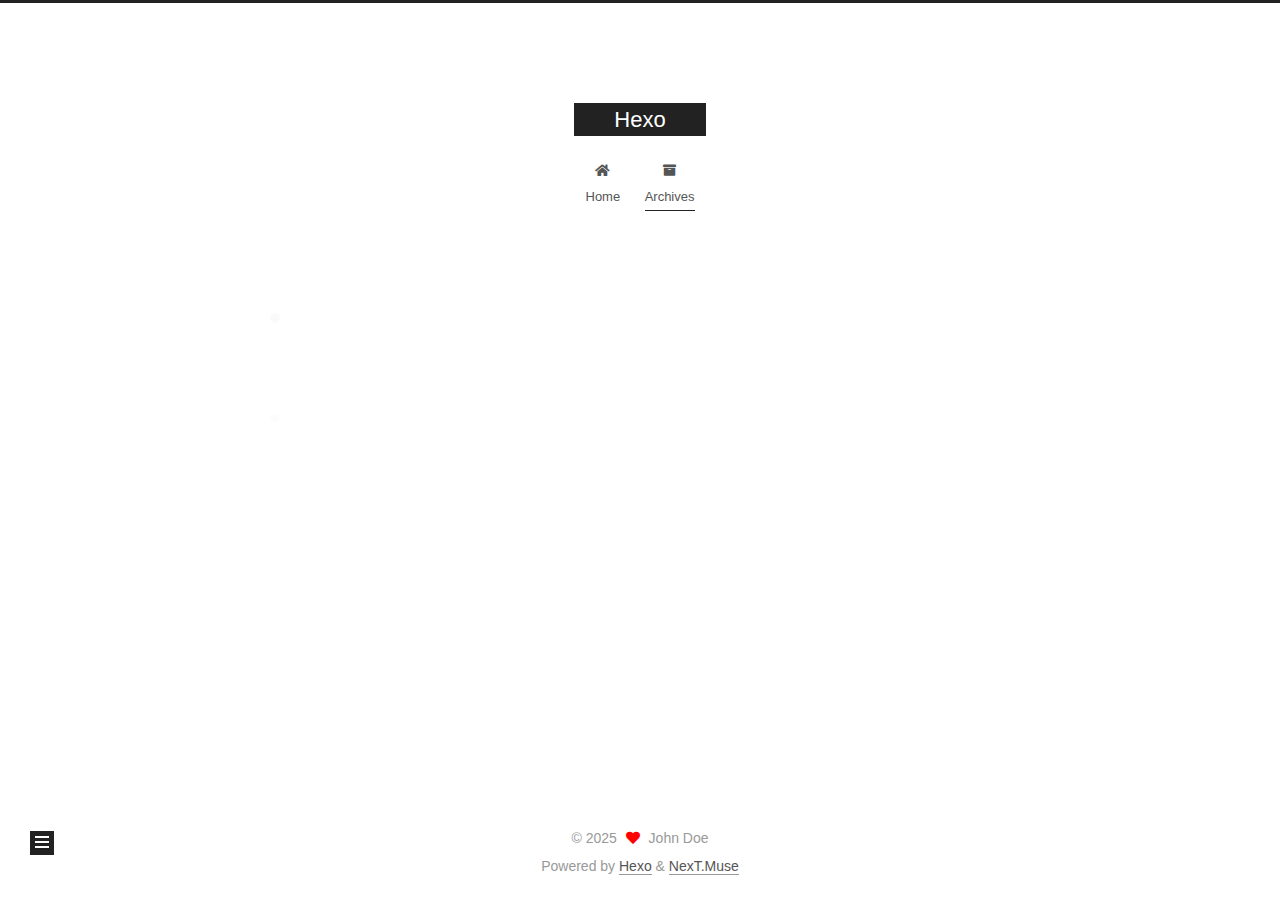
<file: archives/2025/03/index.html>
<!DOCTYPE html>
<html lang="en">
<head>
  <meta charset="UTF-8">
<meta name="viewport" content="width=device-width, initial-scale=1, maximum-scale=2">
<meta name="theme-color" content="#222">
<meta name="generator" content="Hexo 7.3.0">
  <link rel="apple-touch-icon" sizes="180x180" href="/images/apple-touch-icon-next.png">
  <link rel="icon" type="image/png" sizes="32x32" href="/images/favicon-32x32-next.png">
  <link rel="icon" type="image/png" sizes="16x16" href="/images/favicon-16x16-next.png">
  <link rel="mask-icon" href="/images/logo.svg" color="#222">

<link rel="stylesheet" href="/css/main.css">


<link rel="stylesheet" href="/lib/font-awesome/css/all.min.css">

<script id="hexo-configurations">
    var NexT = window.NexT || {};
    var CONFIG = {"hostname":"example.com","root":"/","scheme":"Muse","version":"7.8.0","exturl":false,"sidebar":{"position":"left","display":"post","padding":18,"offset":12,"onmobile":false},"copycode":{"enable":false,"show_result":false,"style":null},"back2top":{"enable":true,"sidebar":false,"scrollpercent":false},"bookmark":{"enable":false,"color":"#222","save":"auto"},"fancybox":false,"mediumzoom":false,"lazyload":false,"pangu":false,"comments":{"style":"tabs","active":null,"storage":true,"lazyload":false,"nav":null},"algolia":{"hits":{"per_page":10},"labels":{"input_placeholder":"Search for Posts","hits_empty":"We didn't find any results for the search: ${query}","hits_stats":"${hits} results found in ${time} ms"}},"localsearch":{"enable":false,"trigger":"auto","top_n_per_article":1,"unescape":false,"preload":false},"motion":{"enable":true,"async":false,"transition":{"post_block":"fadeIn","post_header":"slideDownIn","post_body":"slideDownIn","coll_header":"slideLeftIn","sidebar":"slideUpIn"}}};
  </script>

  <meta property="og:type" content="website">
<meta property="og:title" content="Hexo">
<meta property="og:url" content="http://example.com/archives/2025/03/index.html">
<meta property="og:site_name" content="Hexo">
<meta property="og:locale" content="en_US">
<meta property="article:author" content="John Doe">
<meta name="twitter:card" content="summary">

<link rel="canonical" href="http://example.com/archives/2025/03/">


<script id="page-configurations">
  // https://hexo.io/docs/variables.html
  CONFIG.page = {
    sidebar: "",
    isHome : false,
    isPost : false,
    lang   : 'en'
  };
</script>

  <title>Archive | Hexo</title>
  






  <noscript>
  <style>
  .use-motion .brand,
  .use-motion .menu-item,
  .sidebar-inner,
  .use-motion .post-block,
  .use-motion .pagination,
  .use-motion .comments,
  .use-motion .post-header,
  .use-motion .post-body,
  .use-motion .collection-header { opacity: initial; }

  .use-motion .site-title,
  .use-motion .site-subtitle {
    opacity: initial;
    top: initial;
  }

  .use-motion .logo-line-before i { left: initial; }
  .use-motion .logo-line-after i { right: initial; }
  </style>
</noscript>

</head>

<body itemscope itemtype="http://schema.org/WebPage">
  <div class="container use-motion">
    <div class="headband"></div>

    <header class="header" itemscope itemtype="http://schema.org/WPHeader">
      <div class="header-inner"><div class="site-brand-container">
  <div class="site-nav-toggle">
    <div class="toggle" aria-label="Toggle navigation bar">
      <span class="toggle-line toggle-line-first"></span>
      <span class="toggle-line toggle-line-middle"></span>
      <span class="toggle-line toggle-line-last"></span>
    </div>
  </div>

  <div class="site-meta">

    <a href="/" class="brand" rel="start">
      <span class="logo-line-before"><i></i></span>
      <h1 class="site-title">Hexo</h1>
      <span class="logo-line-after"><i></i></span>
    </a>
  </div>

  <div class="site-nav-right">
    <div class="toggle popup-trigger">
    </div>
  </div>
</div>




<nav class="site-nav">
  <ul id="menu" class="main-menu menu">
        <li class="menu-item menu-item-home">

    <a href="/" rel="section"><i class="fa fa-home fa-fw"></i>Home</a>

  </li>
        <li class="menu-item menu-item-archives">

    <a href="/archives/" rel="section"><i class="fa fa-archive fa-fw"></i>Archives</a>

  </li>
  </ul>
</nav>




</div>
    </header>

    
  <div class="back-to-top">
    <i class="fa fa-arrow-up"></i>
    <span>0%</span>
  </div>


    <main class="main">
      <div class="main-inner">
        <div class="content-wrap">
          

          <div class="content archive">
            

  
  
  
  <div class="post-block">
    <div class="posts-collapse">
      <div class="collection-title">
        <span class="collection-header">Um..! 4 posts in total. Keep on posting.</span>
      </div>

      
    <div class="collection-year">
      <span class="collection-header">2025</span>
    </div>

  <article itemscope itemtype="http://schema.org/Article">
    <header class="post-header">

      <div class="post-meta">
        <time itemprop="dateCreated"
              datetime="2025-03-21T00:47:02+08:00"
              content="2025-03-21">
          03-21
        </time>
      </div>

      <div class="post-title">
          <a class="post-title-link" href="/2025/03/21/%E7%AC%AC%E4%B8%89%E7%AF%87%E5%8D%9A%E5%AE%A2/" itemprop="url">
            <span itemprop="name">第三篇博客</span>
          </a>
      </div>

    </header>
  </article>

  <article itemscope itemtype="http://schema.org/Article">
    <header class="post-header">

      <div class="post-meta">
        <time itemprop="dateCreated"
              datetime="2025-03-21T00:37:21+08:00"
              content="2025-03-21">
          03-21
        </time>
      </div>

      <div class="post-title">
          <a class="post-title-link" href="/2025/03/21/%E7%AC%AC%E4%BA%8C%E7%AF%87%E5%8D%9A%E5%AE%A2/" itemprop="url">
            <span itemprop="name">第二篇博客</span>
          </a>
      </div>

    </header>
  </article>

  <article itemscope itemtype="http://schema.org/Article">
    <header class="post-header">

      <div class="post-meta">
        <time itemprop="dateCreated"
              datetime="2025-03-20T18:25:49+08:00"
              content="2025-03-20">
          03-20
        </time>
      </div>

      <div class="post-title">
          <a class="post-title-link" href="/2025/03/20/%E7%AC%AC%E4%B8%80%E7%AF%87%E6%96%87%E7%AB%A0/" itemprop="url">
            <span itemprop="name">第一篇文章</span>
          </a>
      </div>

    </header>
  </article>

  <article itemscope itemtype="http://schema.org/Article">
    <header class="post-header">

      <div class="post-meta">
        <time itemprop="dateCreated"
              datetime="2025-03-20T18:21:42+08:00"
              content="2025-03-20">
          03-20
        </time>
      </div>

      <div class="post-title">
          <a class="post-title-link" href="/2025/03/20/hello-world/" itemprop="url">
            <span itemprop="name">Hello World</span>
          </a>
      </div>

    </header>
  </article>


    </div>
  </div>
  
  
  

  



          </div>
          

<script>
  window.addEventListener('tabs:register', () => {
    let { activeClass } = CONFIG.comments;
    if (CONFIG.comments.storage) {
      activeClass = localStorage.getItem('comments_active') || activeClass;
    }
    if (activeClass) {
      let activeTab = document.querySelector(`a[href="#comment-${activeClass}"]`);
      if (activeTab) {
        activeTab.click();
      }
    }
  });
  if (CONFIG.comments.storage) {
    window.addEventListener('tabs:click', event => {
      if (!event.target.matches('.tabs-comment .tab-content .tab-pane')) return;
      let commentClass = event.target.classList[1];
      localStorage.setItem('comments_active', commentClass);
    });
  }
</script>

        </div>
          
  
  <div class="toggle sidebar-toggle">
    <span class="toggle-line toggle-line-first"></span>
    <span class="toggle-line toggle-line-middle"></span>
    <span class="toggle-line toggle-line-last"></span>
  </div>

  <aside class="sidebar">
    <div class="sidebar-inner">

      <ul class="sidebar-nav motion-element">
        <li class="sidebar-nav-toc">
          Table of Contents
        </li>
        <li class="sidebar-nav-overview">
          Overview
        </li>
      </ul>

      <!--noindex-->
      <div class="post-toc-wrap sidebar-panel">
      </div>
      <!--/noindex-->

      <div class="site-overview-wrap sidebar-panel">
        <div class="site-author motion-element" itemprop="author" itemscope itemtype="http://schema.org/Person">
  <p class="site-author-name" itemprop="name">John Doe</p>
  <div class="site-description" itemprop="description"></div>
</div>
<div class="site-state-wrap motion-element">
  <nav class="site-state">
      <div class="site-state-item site-state-posts">
          <a href="/archives/">
        
          <span class="site-state-item-count">4</span>
          <span class="site-state-item-name">posts</span>
        </a>
      </div>
  </nav>
</div>



      </div>

    </div>
  </aside>
  <div id="sidebar-dimmer"></div>


      </div>
    </main>

    <footer class="footer">
      <div class="footer-inner">
        

        

<div class="copyright">
  
  &copy; 
  <span itemprop="copyrightYear">2025</span>
  <span class="with-love">
    <i class="fa fa-heart"></i>
  </span>
  <span class="author" itemprop="copyrightHolder">John Doe</span>
</div>
  <div class="powered-by">Powered by <a href="https://hexo.io/" class="theme-link" rel="noopener" target="_blank">Hexo</a> & <a href="https://muse.theme-next.org/" class="theme-link" rel="noopener" target="_blank">NexT.Muse</a>
  </div>

        








      </div>
    </footer>
  </div>

  
  <script src="/lib/anime.min.js"></script>
  <script src="/lib/velocity/velocity.min.js"></script>
  <script src="/lib/velocity/velocity.ui.min.js"></script>

<script src="/js/utils.js"></script>

<script src="/js/motion.js"></script>


<script src="/js/schemes/muse.js"></script>


<script src="/js/next-boot.js"></script>




  















  

  

</body>
</html>
</file>
<file: css/main.css>
:root {
  --body-bg-color: #fff;
  --content-bg-color: #fff;
  --card-bg-color: #f5f5f5;
  --text-color: #555;
  --blockquote-color: #666;
  --link-color: #555;
  --link-hover-color: #222;
  --brand-color: #fff;
  --brand-hover-color: #fff;
  --table-row-odd-bg-color: #f9f9f9;
  --table-row-hover-bg-color: #f5f5f5;
  --menu-item-bg-color: #f5f5f5;
  --btn-default-bg: #222;
  --btn-default-color: #fff;
  --btn-default-border-color: #222;
  --btn-default-hover-bg: #fff;
  --btn-default-hover-color: #222;
  --btn-default-hover-border-color: #222;
}
html {
  line-height: 1.15; /* 1 */
  -webkit-text-size-adjust: 100%; /* 2 */
}
body {
  margin: 0;
}
main {
  display: block;
}
h1 {
  font-size: 2em;
  margin: 0.67em 0;
}
hr {
  box-sizing: content-box; /* 1 */
  height: 0; /* 1 */
  overflow: visible; /* 2 */
}
pre {
  font-family: monospace, monospace; /* 1 */
  font-size: 1em; /* 2 */
}
a {
  background: transparent;
}
abbr[title] {
  border-bottom: none; /* 1 */
  text-decoration: underline; /* 2 */
  text-decoration: underline dotted; /* 2 */
}
b,
strong {
  font-weight: bolder;
}
code,
kbd,
samp {
  font-family: monospace, monospace; /* 1 */
  font-size: 1em; /* 2 */
}
small {
  font-size: 80%;
}
sub,
sup {
  font-size: 75%;
  line-height: 0;
  position: relative;
  vertical-align: baseline;
}
sub {
  bottom: -0.25em;
}
sup {
  top: -0.5em;
}
img {
  border-style: none;
}
button,
input,
optgroup,
select,
textarea {
  font-family: inherit; /* 1 */
  font-size: 100%; /* 1 */
  line-height: 1.15; /* 1 */
  margin: 0; /* 2 */
}
button,
input {
/* 1 */
  overflow: visible;
}
button,
select {
/* 1 */
  text-transform: none;
}
button,
[type='button'],
[type='reset'],
[type='submit'] {
  -webkit-appearance: button;
}
button::-moz-focus-inner,
[type='button']::-moz-focus-inner,
[type='reset']::-moz-focus-inner,
[type='submit']::-moz-focus-inner {
  border-style: none;
  padding: 0;
}
button:-moz-focusring,
[type='button']:-moz-focusring,
[type='reset']:-moz-focusring,
[type='submit']:-moz-focusring {
  outline: 1px dotted ButtonText;
}
fieldset {
  padding: 0.35em 0.75em 0.625em;
}
legend {
  box-sizing: border-box; /* 1 */
  color: inherit; /* 2 */
  display: table; /* 1 */
  max-width: 100%; /* 1 */
  padding: 0; /* 3 */
  white-space: normal; /* 1 */
}
progress {
  vertical-align: baseline;
}
textarea {
  overflow: auto;
}
[type='checkbox'],
[type='radio'] {
  box-sizing: border-box; /* 1 */
  padding: 0; /* 2 */
}
[type='number']::-webkit-inner-spin-button,
[type='number']::-webkit-outer-spin-button {
  height: auto;
}
[type='search'] {
  outline-offset: -2px; /* 2 */
  -webkit-appearance: textfield; /* 1 */
}
[type='search']::-webkit-search-decoration {
  -webkit-appearance: none;
}
::-webkit-file-upload-button {
  font: inherit; /* 2 */
  -webkit-appearance: button; /* 1 */
}
details {
  display: block;
}
summary {
  display: list-item;
}
template {
  display: none;
}
[hidden] {
  display: none;
}
::selection {
  background: #262a30;
  color: #eee;
}
html,
body {
  height: 100%;
}
body {
  background: var(--body-bg-color);
  color: var(--text-color);
  font-family: 'Lato', "PingFang SC", "Microsoft YaHei", sans-serif;
  font-size: 1em;
  line-height: 2;
}
@media (max-width: 991px) {
  body {
    padding-left: 0 !important;
    padding-right: 0 !important;
  }
}
h1,
h2,
h3,
h4,
h5,
h6 {
  font-family: 'Lato', "PingFang SC", "Microsoft YaHei", sans-serif;
  font-weight: bold;
  line-height: 1.5;
  margin: 20px 0 15px;
}
h1 {
  font-size: 1.5em;
}
h2 {
  font-size: 1.375em;
}
h3 {
  font-size: 1.25em;
}
h4 {
  font-size: 1.125em;
}
h5 {
  font-size: 1em;
}
h6 {
  font-size: 0.875em;
}
p {
  margin: 0 0 20px 0;
}
a,
span.exturl {
  border-bottom: 1px solid #999;
  color: var(--link-color);
  outline: 0;
  text-decoration: none;
  overflow-wrap: break-word;
  word-wrap: break-word;
  cursor: pointer;
}
a:hover,
span.exturl:hover {
  border-bottom-color: var(--link-hover-color);
  color: var(--link-hover-color);
}
iframe,
img,
video {
  display: block;
  margin-left: auto;
  margin-right: auto;
  max-width: 100%;
}
hr {
  background-image: repeating-linear-gradient(-45deg, #ddd, #ddd 4px, transparent 4px, transparent 8px);
  border: 0;
  height: 3px;
  margin: 40px 0;
}
blockquote {
  border-left: 4px solid #ddd;
  color: var(--blockquote-color);
  margin: 0;
  padding: 0 15px;
}
blockquote cite::before {
  content: '-';
  padding: 0 5px;
}
dt {
  font-weight: bold;
}
dd {
  margin: 0;
  padding: 0;
}
kbd {
  background-color: #f5f5f5;
  background-image: linear-gradient(#eee, #fff, #eee);
  border: 1px solid #ccc;
  border-radius: 0.2em;
  box-shadow: 0.1em 0.1em 0.2em rgba(0,0,0,0.1);
  color: #555;
  font-family: inherit;
  padding: 0.1em 0.3em;
  white-space: nowrap;
}
.table-container {
  overflow: auto;
}
table {
  border-collapse: collapse;
  border-spacing: 0;
  font-size: 0.875em;
  margin: 0 0 20px 0;
  width: 100%;
}
tbody tr:nth-of-type(odd) {
  background: var(--table-row-odd-bg-color);
}
tbody tr:hover {
  background: var(--table-row-hover-bg-color);
}
caption,
th,
td {
  font-weight: normal;
  padding: 8px;
  vertical-align: middle;
}
th,
td {
  border: 1px solid #ddd;
  border-bottom: 3px solid #ddd;
}
th {
  font-weight: 700;
  padding-bottom: 10px;
}
td {
  border-bottom-width: 1px;
}
.btn {
  background: var(--btn-default-bg);
  border: 2px solid var(--btn-default-border-color);
  border-radius: 0;
  color: var(--btn-default-color);
  display: inline-block;
  font-size: 0.875em;
  line-height: 2;
  padding: 0 20px;
  text-decoration: none;
  transition-property: background-color;
  transition-delay: 0s;
  transition-duration: 0.2s;
  transition-timing-function: ease-in-out;
}
.btn:hover {
  background: var(--btn-default-hover-bg);
  border-color: var(--btn-default-hover-border-color);
  color: var(--btn-default-hover-color);
}
.btn + .btn {
  margin: 0 0 8px 8px;
}
.btn .fa-fw {
  text-align: left;
  width: 1.285714285714286em;
}
.toggle {
  line-height: 0;
}
.toggle .toggle-line {
  background: #fff;
  display: inline-block;
  height: 2px;
  left: 0;
  position: relative;
  top: 0;
  transition: all 0.4s;
  vertical-align: top;
  width: 100%;
}
.toggle .toggle-line:not(:first-child) {
  margin-top: 3px;
}
.toggle.toggle-arrow .toggle-line-first {
  left: 50%;
  top: 2px;
  transform: rotate(45deg);
  width: 50%;
}
.toggle.toggle-arrow .toggle-line-middle {
  left: 2px;
  width: 90%;
}
.toggle.toggle-arrow .toggle-line-last {
  left: 50%;
  top: -2px;
  transform: rotate(-45deg);
  width: 50%;
}
.toggle.toggle-close .toggle-line-first {
  transform: rotate(-45deg);
  top: 5px;
}
.toggle.toggle-close .toggle-line-middle {
  opacity: 0;
}
.toggle.toggle-close .toggle-line-last {
  transform: rotate(45deg);
  top: -5px;
}
.highlight,
pre {
  background: #f7f7f7;
  color: #4d4d4c;
  line-height: 1.6;
  margin: 0 auto 20px;
}
pre,
code {
  font-family: consolas, Menlo, monospace, "PingFang SC", "Microsoft YaHei";
}
code {
  background: #eee;
  border-radius: 3px;
  color: #555;
  padding: 2px 4px;
  overflow-wrap: break-word;
  word-wrap: break-word;
}
.highlight *::selection {
  background: #d6d6d6;
}
.highlight pre {
  border: 0;
  margin: 0;
  padding: 10px 0;
}
.highlight table {
  border: 0;
  margin: 0;
  width: auto;
}
.highlight td {
  border: 0;
  padding: 0;
}
.highlight figcaption {
  background: #eff2f3;
  color: #4d4d4c;
  display: flex;
  font-size: 0.875em;
  justify-content: space-between;
  line-height: 1.2;
  padding: 0.5em;
}
.highlight figcaption a {
  color: #4d4d4c;
}
.highlight figcaption a:hover {
  border-bottom-color: #4d4d4c;
}
.highlight .gutter {
  -moz-user-select: none;
  -ms-user-select: none;
  -webkit-user-select: none;
  user-select: none;
}
.highlight .gutter pre {
  background: #eff2f3;
  color: #869194;
  padding-left: 10px;
  padding-right: 10px;
  text-align: right;
}
.highlight .code pre {
  background: #f7f7f7;
  padding-left: 10px;
  width: 100%;
}
.gist table {
  width: auto;
}
.gist table td {
  border: 0;
}
pre {
  overflow: auto;
  padding: 10px;
}
pre code {
  background: none;
  color: #4d4d4c;
  font-size: 0.875em;
  padding: 0;
  text-shadow: none;
}
pre .deletion {
  background: #fdd;
}
pre .addition {
  background: #dfd;
}
pre .meta {
  color: #eab700;
  -moz-user-select: none;
  -ms-user-select: none;
  -webkit-user-select: none;
  user-select: none;
}
pre .comment {
  color: #8e908c;
}
pre .variable,
pre .attribute,
pre .tag,
pre .name,
pre .regexp,
pre .ruby .constant,
pre .xml .tag .title,
pre .xml .pi,
pre .xml .doctype,
pre .html .doctype,
pre .css .id,
pre .css .class,
pre .css .pseudo {
  color: #c82829;
}
pre .number,
pre .preprocessor,
pre .built_in,
pre .builtin-name,
pre .literal,
pre .params,
pre .constant,
pre .command {
  color: #f5871f;
}
pre .ruby .class .title,
pre .css .rules .attribute,
pre .string,
pre .symbol,
pre .value,
pre .inheritance,
pre .header,
pre .ruby .symbol,
pre .xml .cdata,
pre .special,
pre .formula {
  color: #718c00;
}
pre .title,
pre .css .hexcolor {
  color: #3e999f;
}
pre .function,
pre .python .decorator,
pre .python .title,
pre .ruby .function .title,
pre .ruby .title .keyword,
pre .perl .sub,
pre .javascript .title,
pre .coffeescript .title {
  color: #4271ae;
}
pre .keyword,
pre .javascript .function {
  color: #8959a8;
}
.blockquote-center {
  border-left: none;
  margin: 40px 0;
  padding: 0;
  position: relative;
  text-align: center;
}
.blockquote-center .fa {
  display: block;
  opacity: 0.6;
  position: absolute;
  width: 100%;
}
.blockquote-center .fa-quote-left {
  border-top: 1px solid #ccc;
  text-align: left;
  top: -20px;
}
.blockquote-center .fa-quote-right {
  border-bottom: 1px solid #ccc;
  text-align: right;
  bottom: -20px;
}
.blockquote-center p,
.blockquote-center div {
  text-align: center;
}
.post-body .group-picture img {
  margin: 0 auto;
  padding: 0 3px;
}
.group-picture-row {
  margin-bottom: 6px;
  overflow: hidden;
}
.group-picture-column {
  float: left;
  margin-bottom: 10px;
}
.post-body .label {
  color: #555;
  display: inline;
  padding: 0 2px;
}
.post-body .label.default {
  background: #f0f0f0;
}
.post-body .label.primary {
  background: #efe6f7;
}
.post-body .label.info {
  background: #e5f2f8;
}
.post-body .label.success {
  background: #e7f4e9;
}
.post-body .label.warning {
  background: #fcf6e1;
}
.post-body .label.danger {
  background: #fae8eb;
}
.post-body .tabs {
  margin-bottom: 20px;
}
.post-body .tabs,
.tabs-comment {
  display: block;
  padding-top: 10px;
  position: relative;
}
.post-body .tabs ul.nav-tabs,
.tabs-comment ul.nav-tabs {
  display: flex;
  flex-wrap: wrap;
  margin: 0;
  margin-bottom: -1px;
  padding: 0;
}
@media (max-width: 413px) {
  .post-body .tabs ul.nav-tabs,
  .tabs-comment ul.nav-tabs {
    display: block;
    margin-bottom: 5px;
  }
}
.post-body .tabs ul.nav-tabs li.tab,
.tabs-comment ul.nav-tabs li.tab {
  border-bottom: 1px solid #ddd;
  border-left: 1px solid transparent;
  border-right: 1px solid transparent;
  border-top: 3px solid transparent;
  flex-grow: 1;
  list-style-type: none;
  border-radius: 0 0 0 0;
}
@media (max-width: 413px) {
  .post-body .tabs ul.nav-tabs li.tab,
  .tabs-comment ul.nav-tabs li.tab {
    border-bottom: 1px solid transparent;
    border-left: 3px solid transparent;
    border-right: 1px solid transparent;
    border-top: 1px solid transparent;
  }
}
@media (max-width: 413px) {
  .post-body .tabs ul.nav-tabs li.tab,
  .tabs-comment ul.nav-tabs li.tab {
    border-radius: 0;
  }
}
.post-body .tabs ul.nav-tabs li.tab a,
.tabs-comment ul.nav-tabs li.tab a {
  border-bottom: initial;
  display: block;
  line-height: 1.8;
  outline: 0;
  padding: 0.25em 0.75em;
  text-align: center;
  transition-delay: 0s;
  transition-duration: 0.2s;
  transition-timing-function: ease-out;
}
.post-body .tabs ul.nav-tabs li.tab a i,
.tabs-comment ul.nav-tabs li.tab a i {
  width: 1.285714285714286em;
}
.post-body .tabs ul.nav-tabs li.tab.active,
.tabs-comment ul.nav-tabs li.tab.active {
  border-bottom: 1px solid transparent;
  border-left: 1px solid #ddd;
  border-right: 1px solid #ddd;
  border-top: 3px solid #fc6423;
}
@media (max-width: 413px) {
  .post-body .tabs ul.nav-tabs li.tab.active,
  .tabs-comment ul.nav-tabs li.tab.active {
    border-bottom: 1px solid #ddd;
    border-left: 3px solid #fc6423;
    border-right: 1px solid #ddd;
    border-top: 1px solid #ddd;
  }
}
.post-body .tabs ul.nav-tabs li.tab.active a,
.tabs-comment ul.nav-tabs li.tab.active a {
  color: var(--link-color);
  cursor: default;
}
.post-body .tabs .tab-content .tab-pane,
.tabs-comment .tab-content .tab-pane {
  border: 1px solid #ddd;
  border-top: 0;
  padding: 20px 20px 0 20px;
  border-radius: 0;
}
.post-body .tabs .tab-content .tab-pane:not(.active),
.tabs-comment .tab-content .tab-pane:not(.active) {
  display: none;
}
.post-body .tabs .tab-content .tab-pane.active,
.tabs-comment .tab-content .tab-pane.active {
  display: block;
}
.post-body .tabs .tab-content .tab-pane.active:nth-of-type(1),
.tabs-comment .tab-content .tab-pane.active:nth-of-type(1) {
  border-radius: 0 0 0 0;
}
@media (max-width: 413px) {
  .post-body .tabs .tab-content .tab-pane.active:nth-of-type(1),
  .tabs-comment .tab-content .tab-pane.active:nth-of-type(1) {
    border-radius: 0;
  }
}
.post-body .note {
  border-radius: 3px;
  margin-bottom: 20px;
  padding: 1em;
  position: relative;
  border: 1px solid #eee;
  border-left-width: 5px;
}
.post-body .note h2,
.post-body .note h3,
.post-body .note h4,
.post-body .note h5,
.post-body .note h6 {
  margin-top: 0;
  border-bottom: initial;
  margin-bottom: 0;
  padding-top: 0;
}
.post-body .note p:first-child,
.post-body .note ul:first-child,
.post-body .note ol:first-child,
.post-body .note table:first-child,
.post-body .note pre:first-child,
.post-body .note blockquote:first-child,
.post-body .note img:first-child {
  margin-top: 0;
}
.post-body .note p:last-child,
.post-body .note ul:last-child,
.post-body .note ol:last-child,
.post-body .note table:last-child,
.post-body .note pre:last-child,
.post-body .note blockquote:last-child,
.post-body .note img:last-child {
  margin-bottom: 0;
}
.post-body .note.default {
  border-left-color: #777;
}
.post-body .note.default h2,
.post-body .note.default h3,
.post-body .note.default h4,
.post-body .note.default h5,
.post-body .note.default h6 {
  color: #777;
}
.post-body .note.primary {
  border-left-color: #6f42c1;
}
.post-body .note.primary h2,
.post-body .note.primary h3,
.post-body .note.primary h4,
.post-body .note.primary h5,
.post-body .note.primary h6 {
  color: #6f42c1;
}
.post-body .note.info {
  border-left-color: #428bca;
}
.post-body .note.info h2,
.post-body .note.info h3,
.post-body .note.info h4,
.post-body .note.info h5,
.post-body .note.info h6 {
  color: #428bca;
}
.post-body .note.success {
  border-left-color: #5cb85c;
}
.post-body .note.success h2,
.post-body .note.success h3,
.post-body .note.success h4,
.post-body .note.success h5,
.post-body .note.success h6 {
  color: #5cb85c;
}
.post-body .note.warning {
  border-left-color: #f0ad4e;
}
.post-body .note.warning h2,
.post-body .note.warning h3,
.post-body .note.warning h4,
.post-body .note.warning h5,
.post-body .note.warning h6 {
  color: #f0ad4e;
}
.post-body .note.danger {
  border-left-color: #d9534f;
}
.post-body .note.danger h2,
.post-body .note.danger h3,
.post-body .note.danger h4,
.post-body .note.danger h5,
.post-body .note.danger h6 {
  color: #d9534f;
}
.pagination .prev,
.pagination .next,
.pagination .page-number,
.pagination .space {
  display: inline-block;
  margin: 0 10px;
  padding: 0 11px;
  position: relative;
  top: -1px;
}
@media (max-width: 767px) {
  .pagination .prev,
  .pagination .next,
  .pagination .page-number,
  .pagination .space {
    margin: 0 5px;
  }
}
.pagination {
  border-top: 1px solid #eee;
  margin: 120px 0 0;
  text-align: center;
}
.pagination .prev,
.pagination .next,
.pagination .page-number {
  border-bottom: 0;
  border-top: 1px solid #eee;
  transition-property: border-color;
  transition-delay: 0s;
  transition-duration: 0.2s;
  transition-timing-function: ease-in-out;
}
.pagination .prev:hover,
.pagination .next:hover,
.pagination .page-number:hover {
  border-top-color: #222;
}
.pagination .space {
  margin: 0;
  padding: 0;
}
.pagination .prev {
  margin-left: 0;
}
.pagination .next {
  margin-right: 0;
}
.pagination .page-number.current {
  background: #ccc;
  border-top-color: #ccc;
  color: #fff;
}
@media (max-width: 767px) {
  .pagination {
    border-top: none;
  }
  .pagination .prev,
  .pagination .next,
  .pagination .page-number {
    border-bottom: 1px solid #eee;
    border-top: 0;
    margin-bottom: 10px;
    padding: 0 10px;
  }
  .pagination .prev:hover,
  .pagination .next:hover,
  .pagination .page-number:hover {
    border-bottom-color: #222;
  }
}
.comments {
  margin-top: 60px;
  overflow: hidden;
}
.comment-button-group {
  display: flex;
  flex-wrap: wrap-reverse;
  justify-content: center;
  margin: 1em 0;
}
.comment-button-group .comment-button {
  margin: 0.1em 0.2em;
}
.comment-button-group .comment-button.active {
  background: var(--btn-default-hover-bg);
  border-color: var(--btn-default-hover-border-color);
  color: var(--btn-default-hover-color);
}
.comment-position {
  display: none;
}
.comment-position.active {
  display: block;
}
.tabs-comment {
  background: var(--content-bg-color);
  margin-top: 4em;
  padding-top: 0;
}
.tabs-comment .comments {
  border: 0;
  box-shadow: none;
  margin-top: 0;
  padding-top: 0;
}
.container {
  min-height: 100%;
  position: relative;
}
.main-inner {
  margin: 0 auto;
  width: 700px;
}
@media (min-width: 1200px) {
  .main-inner {
    width: 800px;
  }
}
@media (min-width: 1600px) {
  .main-inner {
    width: 900px;
  }
}
@media (max-width: 767px) {
  .content-wrap {
    padding: 0 20px;
  }
}
.header {
  background: transparent;
}
.header-inner {
  margin: 0 auto;
  width: 700px;
}
@media (min-width: 1200px) {
  .header-inner {
    width: 800px;
  }
}
@media (min-width: 1600px) {
  .header-inner {
    width: 900px;
  }
}
.site-brand-container {
  display: flex;
  flex-shrink: 0;
  padding: 0 10px;
}
.headband {
  background: #222;
  height: 3px;
}
.site-meta {
  flex-grow: 1;
  text-align: center;
}
@media (max-width: 767px) {
  .site-meta {
    text-align: center;
  }
}
.brand {
  border-bottom: none;
  color: var(--brand-color);
  display: inline-block;
  line-height: 1.375em;
  padding: 0 40px;
  position: relative;
}
.brand:hover {
  color: var(--brand-hover-color);
}
.site-title {
  font-family: 'Lato', "PingFang SC", "Microsoft YaHei", sans-serif;
  font-size: 1.375em;
  font-weight: normal;
  margin: 0;
}
.site-subtitle {
  color: #999;
  font-size: 0.8125em;
  margin: 10px 0;
}
.use-motion .brand {
  opacity: 0;
}
.use-motion .site-title,
.use-motion .site-subtitle,
.use-motion .custom-logo-image {
  opacity: 0;
  position: relative;
  top: -10px;
}
.site-nav-toggle,
.site-nav-right {
  display: none;
}
@media (max-width: 767px) {
  .site-nav-toggle,
  .site-nav-right {
    display: flex;
    flex-direction: column;
    justify-content: center;
  }
}
.site-nav-toggle .toggle,
.site-nav-right .toggle {
  color: var(--text-color);
  padding: 10px;
  width: 22px;
}
.site-nav-toggle .toggle .toggle-line,
.site-nav-right .toggle .toggle-line {
  background: var(--text-color);
  border-radius: 1px;
}
.site-nav {
  display: block;
}
@media (max-width: 767px) {
  .site-nav {
    clear: both;
    display: none;
  }
}
.site-nav.site-nav-on {
  display: block;
}
.menu {
  margin-top: 20px;
  padding-left: 0;
  text-align: center;
}
.menu-item {
  display: inline-block;
  list-style: none;
  margin: 0 10px;
}
@media (max-width: 767px) {
  .menu-item {
    display: block;
    margin-top: 10px;
  }
  .menu-item.menu-item-search {
    display: none;
  }
}
.menu-item a,
.menu-item span.exturl {
  border-bottom: 0;
  display: block;
  font-size: 0.8125em;
  transition-property: border-color;
  transition-delay: 0s;
  transition-duration: 0.2s;
  transition-timing-function: ease-in-out;
}
@media (hover: none) {
  .menu-item a:hover,
  .menu-item span.exturl:hover {
    border-bottom-color: transparent !important;
  }
}
.menu-item .fa,
.menu-item .fab,
.menu-item .far,
.menu-item .fas {
  margin-right: 8px;
}
.menu-item .badge {
  display: inline-block;
  font-weight: bold;
  line-height: 1;
  margin-left: 0.35em;
  margin-top: 0.35em;
  text-align: center;
  white-space: nowrap;
}
@media (max-width: 767px) {
  .menu-item .badge {
    float: right;
    margin-left: 0;
  }
}
.menu-item-active a,
.menu .menu-item a:hover,
.menu .menu-item span.exturl:hover {
  background: var(--menu-item-bg-color);
}
.use-motion .menu-item {
  opacity: 0;
}
.sidebar {
  background: #222;
  bottom: 0;
  box-shadow: inset 0 2px 6px #000;
  position: fixed;
  top: 0;
}
@media (max-width: 991px) {
  .sidebar {
    display: none;
  }
}
.sidebar-inner {
  color: #999;
  padding: 18px 10px;
  text-align: center;
}
.cc-license {
  margin-top: 10px;
  text-align: center;
}
.cc-license .cc-opacity {
  border-bottom: none;
  opacity: 0.7;
}
.cc-license .cc-opacity:hover {
  opacity: 0.9;
}
.cc-license img {
  display: inline-block;
}
.site-author-image {
  border: 2px solid #333;
  display: block;
  margin: 0 auto;
  max-width: 96px;
  padding: 2px;
}
.site-author-name {
  color: #f5f5f5;
  font-weight: normal;
  margin: 5px 0 0;
  text-align: center;
}
.site-description {
  color: #999;
  font-size: 1em;
  margin-top: 5px;
  text-align: center;
}
.links-of-author {
  margin-top: 15px;
}
.links-of-author a,
.links-of-author span.exturl {
  border-bottom-color: #555;
  display: inline-block;
  font-size: 0.8125em;
  margin-bottom: 10px;
  margin-right: 10px;
  vertical-align: middle;
}
.links-of-author a::before,
.links-of-author span.exturl::before {
  background: #f9ffda;
  border-radius: 50%;
  content: ' ';
  display: inline-block;
  height: 4px;
  margin-right: 3px;
  vertical-align: middle;
  width: 4px;
}
.sidebar-button {
  margin-top: 15px;
}
.sidebar-button a {
  border: 1px solid #fc6423;
  border-radius: 4px;
  color: #fc6423;
  display: inline-block;
  padding: 0 15px;
}
.sidebar-button a .fa,
.sidebar-button a .fab,
.sidebar-button a .far,
.sidebar-button a .fas {
  margin-right: 5px;
}
.sidebar-button a:hover {
  background: #fc6423;
  border: 1px solid #fc6423;
  color: #fff;
}
.sidebar-button a:hover .fa,
.sidebar-button a:hover .fab,
.sidebar-button a:hover .far,
.sidebar-button a:hover .fas {
  color: #fff;
}
.links-of-blogroll {
  font-size: 0.8125em;
  margin-top: 10px;
}
.links-of-blogroll-title {
  font-size: 0.875em;
  font-weight: 600;
  margin-top: 0;
}
.links-of-blogroll-list {
  list-style: none;
  margin: 0;
  padding: 0;
}
#sidebar-dimmer {
  display: none;
}
@media (max-width: 767px) {
  #sidebar-dimmer {
    background: #000;
    display: block;
    height: 100%;
    left: 100%;
    opacity: 0;
    position: fixed;
    top: 0;
    width: 100%;
    z-index: 1100;
  }
  .sidebar-active + #sidebar-dimmer {
    opacity: 0.7;
    transform: translateX(-100%);
    transition: opacity 0.5s;
  }
}
.sidebar-nav {
  margin: 0;
  padding-bottom: 20px;
  padding-left: 0;
}
.sidebar-nav li {
  border-bottom: 1px solid transparent;
  color: #666;
  cursor: pointer;
  display: inline-block;
  font-size: 0.875em;
}
.sidebar-nav li.sidebar-nav-overview {
  margin-left: 10px;
}
.sidebar-nav li:hover {
  color: #f5f5f5;
}
.sidebar-nav .sidebar-nav-active {
  border-bottom-color: #87daff;
  color: #87daff;
}
.sidebar-nav .sidebar-nav-active:hover {
  color: #87daff;
}
.sidebar-panel {
  display: none;
  overflow-x: hidden;
  overflow-y: auto;
}
.sidebar-panel-active {
  display: block;
}
.sidebar-toggle {
  background: #222;
  bottom: 45px;
  cursor: pointer;
  height: 14px;
  left: 30px;
  padding: 5px;
  position: fixed;
  width: 14px;
  z-index: 1300;
}
@media (max-width: 991px) {
  .sidebar-toggle {
    left: 20px;
    opacity: 0.8;
    display: none;
  }
}
.sidebar-toggle:hover .toggle-line {
  background: #87daff;
}
.post-toc {
  font-size: 0.875em;
}
.post-toc ol {
  list-style: none;
  margin: 0;
  padding: 0 2px 5px 10px;
  text-align: left;
}
.post-toc ol > ol {
  padding-left: 0;
}
.post-toc ol a {
  transition-property: all;
  transition-delay: 0s;
  transition-duration: 0.2s;
  transition-timing-function: ease-in-out;
}
.post-toc .nav-item {
  line-height: 1.8;
  overflow: hidden;
  text-overflow: ellipsis;
  white-space: nowrap;
}
.post-toc .nav .nav-child {
  display: none;
}
.post-toc .nav .active > .nav-child {
  display: block;
}
.post-toc .nav .active-current > .nav-child {
  display: block;
}
.post-toc .nav .active-current > .nav-child > .nav-item {
  display: block;
}
.post-toc .nav .active > a {
  border-bottom-color: #87daff;
  color: #87daff;
}
.post-toc .nav .active-current > a {
  color: #87daff;
}
.post-toc .nav .active-current > a:hover {
  color: #87daff;
}
.site-state {
  display: flex;
  justify-content: center;
  line-height: 1.4;
  margin-top: 10px;
  overflow: hidden;
  text-align: center;
  white-space: nowrap;
}
.site-state-item {
  padding: 0 15px;
}
.site-state-item:not(:first-child) {
  border-left: 1px solid #333;
}
.site-state-item a {
  border-bottom: none;
}
.site-state-item-count {
  display: block;
  font-size: 1.25em;
  font-weight: 600;
  text-align: center;
}
.site-state-item-name {
  color: inherit;
  font-size: 0.875em;
}
.footer {
  color: #999;
  font-size: 0.875em;
  padding: 20px 0;
}
.footer.footer-fixed {
  bottom: 0;
  left: 0;
  position: absolute;
  right: 0;
}
.footer-inner {
  box-sizing: border-box;
  margin: 0 auto;
  text-align: center;
  width: 700px;
}
@media (min-width: 1200px) {
  .footer-inner {
    width: 800px;
  }
}
@media (min-width: 1600px) {
  .footer-inner {
    width: 900px;
  }
}
.languages {
  display: inline-block;
  font-size: 1.125em;
  position: relative;
}
.languages .lang-select-label span {
  margin: 0 0.5em;
}
.languages .lang-select {
  height: 100%;
  left: 0;
  opacity: 0;
  position: absolute;
  top: 0;
  width: 100%;
}
.with-love {
  color: #ff0000;
  display: inline-block;
  margin: 0 5px;
}
.powered-by,
.theme-info {
  display: inline-block;
}
@-moz-keyframes iconAnimate {
  0%, 100% {
    transform: scale(1);
  }
  10%, 30% {
    transform: scale(0.9);
  }
  20%, 40%, 60%, 80% {
    transform: scale(1.1);
  }
  50%, 70% {
    transform: scale(1.1);
  }
}
@-webkit-keyframes iconAnimate {
  0%, 100% {
    transform: scale(1);
  }
  10%, 30% {
    transform: scale(0.9);
  }
  20%, 40%, 60%, 80% {
    transform: scale(1.1);
  }
  50%, 70% {
    transform: scale(1.1);
  }
}
@-o-keyframes iconAnimate {
  0%, 100% {
    transform: scale(1);
  }
  10%, 30% {
    transform: scale(0.9);
  }
  20%, 40%, 60%, 80% {
    transform: scale(1.1);
  }
  50%, 70% {
    transform: scale(1.1);
  }
}
@keyframes iconAnimate {
  0%, 100% {
    transform: scale(1);
  }
  10%, 30% {
    transform: scale(0.9);
  }
  20%, 40%, 60%, 80% {
    transform: scale(1.1);
  }
  50%, 70% {
    transform: scale(1.1);
  }
}
.back-to-top {
  font-size: 12px;
  text-align: center;
  transition-delay: 0s;
  transition-duration: 0.2s;
  transition-timing-function: ease-in-out;
}
.back-to-top {
  background: #222;
  bottom: -100px;
  box-sizing: border-box;
  color: #fff;
  cursor: pointer;
  left: 30px;
  opacity: 1;
  padding: 0 6px;
  position: fixed;
  transition-property: bottom;
  z-index: 1300;
  width: 24px;
}
.back-to-top span {
  display: none;
}
.back-to-top:hover {
  color: #87daff;
}
.back-to-top.back-to-top-on {
  bottom: 19px;
}
@media (max-width: 991px) {
  .back-to-top {
    left: 20px;
    opacity: 0.8;
  }
}
.post-body {
  font-family: 'Lato', "PingFang SC", "Microsoft YaHei", sans-serif;
  overflow-wrap: break-word;
  word-wrap: break-word;
}
@media (min-width: 1200px) {
  .post-body {
    font-size: 1.125em;
  }
}
.post-body .exturl .fa {
  font-size: 0.875em;
  margin-left: 4px;
}
.post-body .image-caption,
.post-body .figure .caption {
  color: #999;
  font-size: 0.875em;
  font-weight: bold;
  line-height: 1;
  margin: -20px auto 15px;
  text-align: center;
}
.post-sticky-flag {
  display: inline-block;
  transform: rotate(30deg);
}
.post-button {
  margin-top: 40px;
  text-align: center;
}
.use-motion .post-block,
.use-motion .pagination,
.use-motion .comments {
  opacity: 0;
}
.use-motion .post-header {
  opacity: 0;
}
.use-motion .post-body {
  opacity: 0;
}
.use-motion .collection-header {
  opacity: 0;
}
.posts-collapse {
  margin-left: 35px;
  position: relative;
}
@media (max-width: 767px) {
  .posts-collapse {
    margin-left: 0px;
    margin-right: 0px;
  }
}
.posts-collapse .collection-title {
  font-size: 1.125em;
  position: relative;
}
.posts-collapse .collection-title::before {
  background: #999;
  border: 1px solid #fff;
  border-radius: 50%;
  content: ' ';
  height: 10px;
  left: 0;
  margin-left: -6px;
  margin-top: -4px;
  position: absolute;
  top: 50%;
  width: 10px;
}
.posts-collapse .collection-year {
  font-size: 1.5em;
  font-weight: bold;
  margin: 60px 0;
  position: relative;
}
.posts-collapse .collection-year::before {
  background: #bbb;
  border-radius: 50%;
  content: ' ';
  height: 8px;
  left: 0;
  margin-left: -4px;
  margin-top: -4px;
  position: absolute;
  top: 50%;
  width: 8px;
}
.posts-collapse .collection-header {
  display: block;
  margin: 0 0 0 20px;
}
.posts-collapse .collection-header small {
  color: #bbb;
  margin-left: 5px;
}
.posts-collapse .post-header {
  border-bottom: 1px dashed #ccc;
  margin: 30px 0;
  padding-left: 15px;
  position: relative;
  transition-property: border;
  transition-delay: 0s;
  transition-duration: 0.2s;
  transition-timing-function: ease-in-out;
}
.posts-collapse .post-header::before {
  background: #bbb;
  border: 1px solid #fff;
  border-radius: 50%;
  content: ' ';
  height: 6px;
  left: 0;
  margin-left: -4px;
  position: absolute;
  top: 0.75em;
  transition-property: background;
  width: 6px;
  transition-delay: 0s;
  transition-duration: 0.2s;
  transition-timing-function: ease-in-out;
}
.posts-collapse .post-header:hover {
  border-bottom-color: #666;
}
.posts-collapse .post-header:hover::before {
  background: #222;
}
.posts-collapse .post-meta {
  display: inline;
  font-size: 0.75em;
  margin-right: 10px;
}
.posts-collapse .post-title {
  display: inline;
}
.posts-collapse .post-title a,
.posts-collapse .post-title span.exturl {
  border-bottom: none;
  color: var(--link-color);
}
.posts-collapse .post-title .fa-external-link-alt {
  font-size: 0.875em;
  margin-left: 5px;
}
.posts-collapse::before {
  background: #f5f5f5;
  content: ' ';
  height: 100%;
  left: 0;
  margin-left: -2px;
  position: absolute;
  top: 1.25em;
  width: 4px;
}
.post-eof {
  background: #ccc;
  height: 1px;
  margin: 80px auto 60px;
  text-align: center;
  width: 8%;
}
.post-block:last-of-type .post-eof {
  display: none;
}
.content {
  padding-top: 40px;
}
@media (min-width: 992px) {
  .post-body {
    text-align: justify;
  }
}
@media (max-width: 991px) {
  .post-body {
    text-align: justify;
  }
}
.post-body h1,
.post-body h2,
.post-body h3,
.post-body h4,
.post-body h5,
.post-body h6 {
  padding-top: 10px;
}
.post-body h1 .header-anchor,
.post-body h2 .header-anchor,
.post-body h3 .header-anchor,
.post-body h4 .header-anchor,
.post-body h5 .header-anchor,
.post-body h6 .header-anchor {
  border-bottom-style: none;
  color: #ccc;
  float: right;
  margin-left: 10px;
  visibility: hidden;
}
.post-body h1 .header-anchor:hover,
.post-body h2 .header-anchor:hover,
.post-body h3 .header-anchor:hover,
.post-body h4 .header-anchor:hover,
.post-body h5 .header-anchor:hover,
.post-body h6 .header-anchor:hover {
  color: inherit;
}
.post-body h1:hover .header-anchor,
.post-body h2:hover .header-anchor,
.post-body h3:hover .header-anchor,
.post-body h4:hover .header-anchor,
.post-body h5:hover .header-anchor,
.post-body h6:hover .header-anchor {
  visibility: visible;
}
.post-body iframe,
.post-body img,
.post-body video {
  margin-bottom: 20px;
}
.post-body .video-container {
  height: 0;
  margin-bottom: 20px;
  overflow: hidden;
  padding-top: 75%;
  position: relative;
  width: 100%;
}
.post-body .video-container iframe,
.post-body .video-container object,
.post-body .video-container embed {
  height: 100%;
  left: 0;
  margin: 0;
  position: absolute;
  top: 0;
  width: 100%;
}
.post-gallery {
  align-items: center;
  display: grid;
  grid-gap: 10px;
  grid-template-columns: 1fr 1fr 1fr;
  margin-bottom: 20px;
}
@media (max-width: 767px) {
  .post-gallery {
    grid-template-columns: 1fr 1fr;
  }
}
.post-gallery a {
  border: 0;
}
.post-gallery img {
  margin: 0;
}
.posts-expand .post-header {
  font-size: 1.125em;
}
.posts-expand .post-title {
  font-size: 1.5em;
  font-weight: normal;
  margin: initial;
  text-align: center;
  overflow-wrap: break-word;
  word-wrap: break-word;
}
.posts-expand .post-title-link {
  border-bottom: none;
  color: var(--link-color);
  display: inline-block;
  position: relative;
  vertical-align: top;
}
.posts-expand .post-title-link::before {
  background: var(--link-color);
  bottom: 0;
  content: '';
  height: 2px;
  left: 0;
  position: absolute;
  transform: scaleX(0);
  visibility: hidden;
  width: 100%;
  transition-delay: 0s;
  transition-duration: 0.2s;
  transition-timing-function: ease-in-out;
}
.posts-expand .post-title-link:hover::before {
  transform: scaleX(1);
  visibility: visible;
}
.posts-expand .post-title-link .fa-external-link-alt {
  font-size: 0.875em;
  margin-left: 5px;
}
.posts-expand .post-meta {
  color: #999;
  font-family: 'Lato', "PingFang SC", "Microsoft YaHei", sans-serif;
  font-size: 0.75em;
  margin: 3px 0 60px 0;
  text-align: center;
}
.posts-expand .post-meta .post-description {
  font-size: 0.875em;
  margin-top: 2px;
}
.posts-expand .post-meta time {
  border-bottom: 1px dashed #999;
  cursor: pointer;
}
.post-meta .post-meta-item + .post-meta-item::before {
  content: '|';
  margin: 0 0.5em;
}
.post-meta-divider {
  margin: 0 0.5em;
}
.post-meta-item-icon {
  margin-right: 3px;
}
@media (max-width: 991px) {
  .post-meta-item-icon {
    display: inline-block;
  }
}
@media (max-width: 991px) {
  .post-meta-item-text {
    display: none;
  }
}
.post-nav {
  border-top: 1px solid #eee;
  display: flex;
  justify-content: space-between;
  margin-top: 15px;
  padding: 10px 5px 0;
}
.post-nav-item {
  flex: 1;
}
.post-nav-item a {
  border-bottom: none;
  display: block;
  font-size: 0.875em;
  line-height: 1.6;
  position: relative;
}
.post-nav-item a:active {
  top: 2px;
}
.post-nav-item .fa {
  font-size: 0.75em;
}
.post-nav-item:first-child {
  margin-right: 15px;
}
.post-nav-item:first-child .fa {
  margin-right: 5px;
}
.post-nav-item:last-child {
  margin-left: 15px;
  text-align: right;
}
.post-nav-item:last-child .fa {
  margin-left: 5px;
}
.rtl.post-body p,
.rtl.post-body a,
.rtl.post-body h1,
.rtl.post-body h2,
.rtl.post-body h3,
.rtl.post-body h4,
.rtl.post-body h5,
.rtl.post-body h6,
.rtl.post-body li,
.rtl.post-body ul,
.rtl.post-body ol {
  direction: rtl;
  font-family: UKIJ Ekran;
}
.rtl.post-title {
  font-family: UKIJ Ekran;
}
.post-tags {
  margin-top: 40px;
  text-align: center;
}
.post-tags a {
  display: inline-block;
  font-size: 0.8125em;
}
.post-tags a:not(:last-child) {
  margin-right: 10px;
}
.post-widgets {
  border-top: 1px solid #eee;
  margin-top: 15px;
  text-align: center;
}
.wp_rating {
  height: 20px;
  line-height: 20px;
  margin-top: 10px;
  padding-top: 6px;
  text-align: center;
}
.social-like {
  display: flex;
  font-size: 0.875em;
  justify-content: center;
  text-align: center;
}
.reward-container {
  margin: 20px auto;
  padding: 10px 0;
  text-align: center;
  width: 90%;
}
.reward-container button {
  background: transparent;
  border: 1px solid #fc6423;
  border-radius: 0;
  color: #fc6423;
  cursor: pointer;
  line-height: 2;
  outline: 0;
  padding: 0 15px;
  vertical-align: text-top;
}
.reward-container button:hover {
  background: #fc6423;
  border: 1px solid transparent;
  color: #fa9366;
}
#qr {
  padding-top: 20px;
}
#qr a {
  border: 0;
}
#qr img {
  display: inline-block;
  margin: 0.8em 2em 0 2em;
  max-width: 100%;
  width: 180px;
}
#qr p {
  text-align: center;
}
.category-all-page .category-all-title {
  text-align: center;
}
.category-all-page .category-all {
  margin-top: 20px;
}
.category-all-page .category-list {
  list-style: none;
  margin: 0;
  padding: 0;
}
.category-all-page .category-list-item {
  margin: 5px 10px;
}
.category-all-page .category-list-count {
  color: #bbb;
}
.category-all-page .category-list-count::before {
  content: ' (';
  display: inline;
}
.category-all-page .category-list-count::after {
  content: ') ';
  display: inline;
}
.category-all-page .category-list-child {
  padding-left: 10px;
}
.event-list {
  padding: 0;
}
.event-list hr {
  background: #222;
  margin: 20px 0 45px 0;
}
.event-list hr::after {
  background: #222;
  color: #fff;
  content: 'NOW';
  display: inline-block;
  font-weight: bold;
  padding: 0 5px;
  text-align: right;
}
.event-list .event {
  background: #222;
  margin: 20px 0;
  min-height: 40px;
  padding: 15px 0 15px 10px;
}
.event-list .event .event-summary {
  color: #fff;
  margin: 0;
  padding-bottom: 3px;
}
.event-list .event .event-summary::before {
  animation: dot-flash 1s alternate infinite ease-in-out;
  color: #fff;
  content: '\f111';
  display: inline-block;
  font-size: 10px;
  margin-right: 25px;
  vertical-align: middle;
  font-family: 'Font Awesome 5 Free';
  font-weight: 900;
}
.event-list .event .event-relative-time {
  color: #bbb;
  display: inline-block;
  font-size: 12px;
  font-weight: normal;
  padding-left: 12px;
}
.event-list .event .event-details {
  color: #fff;
  display: block;
  line-height: 18px;
  margin-left: 56px;
  padding-bottom: 6px;
  padding-top: 3px;
  text-indent: -24px;
}
.event-list .event .event-details::before {
  color: #fff;
  display: inline-block;
  margin-right: 9px;
  text-align: center;
  text-indent: 0;
  width: 14px;
  font-family: 'Font Awesome 5 Free';
  font-weight: 900;
}
.event-list .event .event-details.event-location::before {
  content: '\f041';
}
.event-list .event .event-details.event-duration::before {
  content: '\f017';
}
.event-list .event-past {
  background: #f5f5f5;
}
.event-list .event-past .event-summary,
.event-list .event-past .event-details {
  color: #bbb;
  opacity: 0.9;
}
.event-list .event-past .event-summary::before,
.event-list .event-past .event-details::before {
  animation: none;
  color: #bbb;
}
@-moz-keyframes dot-flash {
  from {
    opacity: 1;
    transform: scale(1);
  }
  to {
    opacity: 0;
    transform: scale(0.8);
  }
}
@-webkit-keyframes dot-flash {
  from {
    opacity: 1;
    transform: scale(1);
  }
  to {
    opacity: 0;
    transform: scale(0.8);
  }
}
@-o-keyframes dot-flash {
  from {
    opacity: 1;
    transform: scale(1);
  }
  to {
    opacity: 0;
    transform: scale(0.8);
  }
}
@keyframes dot-flash {
  from {
    opacity: 1;
    transform: scale(1);
  }
  to {
    opacity: 0;
    transform: scale(0.8);
  }
}
ul.breadcrumb {
  font-size: 0.75em;
  list-style: none;
  margin: 1em 0;
  padding: 0 2em;
  text-align: center;
}
ul.breadcrumb li {
  display: inline;
}
ul.breadcrumb li + li::before {
  content: '/\00a0';
  font-weight: normal;
  padding: 0.5em;
}
ul.breadcrumb li + li:last-child {
  font-weight: bold;
}
.tag-cloud {
  text-align: center;
}
.tag-cloud a {
  display: inline-block;
  margin: 10px;
}
.tag-cloud a:hover {
  color: var(--link-hover-color) !important;
}
@media (max-width: 767px) {
  .header-inner,
  .main-inner,
  .footer-inner {
    width: auto;
  }
}
.header-inner {
  padding-top: 100px;
}
@media (max-width: 767px) {
  .header-inner {
    padding-top: 50px;
  }
}
.main-inner {
  padding-bottom: 60px;
}
.content {
  padding-top: 70px;
}
@media (max-width: 767px) {
  .content {
    padding-top: 35px;
  }
}
embed {
  display: block;
  margin: 0 auto 25px auto;
}
.custom-logo .site-meta-headline {
  text-align: center;
}
.custom-logo .site-title {
  color: #222;
  margin: 10px auto 0;
}
.custom-logo .site-title a {
  border: 0;
}
.custom-logo-image {
  background: #fff;
  margin: 0 auto;
  max-width: 150px;
  padding: 5px;
}
.brand {
  background: var(--btn-default-bg);
}
@media (max-width: 767px) {
  .site-nav {
    border-bottom: 1px solid #ddd;
    border-top: 1px solid #ddd;
    left: 0;
    margin: 0;
    padding: 0;
    width: 100%;
  }
}
@media (max-width: 767px) {
  .menu {
    text-align: left;
  }
}
.menu-item-active a,
.menu .menu-item a:hover,
.menu .menu-item span.exturl:hover {
  background: transparent;
  border-bottom: 1px solid var(--link-hover-color) !important;
}
@media (max-width: 767px) {
  .menu-item-active a,
  .menu .menu-item a:hover,
  .menu .menu-item span.exturl:hover {
    border-bottom: 1px dotted #ddd !important;
  }
}
@media (max-width: 767px) {
  .menu .menu-item {
    margin: 0 10px;
  }
}
.menu .menu-item a,
.menu .menu-item span.exturl {
  border-bottom: 1px solid transparent;
}
@media (max-width: 767px) {
  .menu .menu-item a,
  .menu .menu-item span.exturl {
    padding: 5px 10px;
  }
}
@media (min-width: 768px) {
  .menu .menu-item .fa,
  .menu .menu-item .fab,
  .menu .menu-item .far,
  .menu .menu-item .fas {
    display: block;
    line-height: 2;
    margin-right: 0;
    width: 100%;
  }
}
.menu .menu-item .badge {
  background: #eee;
  padding: 1px 4px;
}
.sub-menu {
  margin: 10px 0;
}
.sub-menu .menu-item {
  display: inline-block;
}
.sidebar {
  left: -320px;
}
.sidebar.sidebar-active {
  left: 0;
}
.sidebar {
  width: 320px;
  z-index: 1200;
  transition-delay: 0s;
  transition-duration: 0.2s;
  transition-timing-function: ease-out;
}
.sidebar a,
.sidebar span.exturl {
  border-bottom-color: #555;
  color: #999;
}
.sidebar a:hover,
.sidebar span.exturl:hover {
  border-bottom-color: #eee;
  color: #eee;
}
.links-of-blogroll-item {
  padding: 2px 10px;
}
.links-of-blogroll-item a,
.links-of-blogroll-item span.exturl {
  box-sizing: border-box;
  display: inline-block;
  max-width: 280px;
  overflow: hidden;
  text-overflow: ellipsis;
  white-space: nowrap;
}
</file>
<file: assets/css/styles.1c022e41.css>
.col,.container{padding:0 var(--ifm-spacing-horizontal);width:100%}.markdown>h2,.markdown>h3,.markdown>h4,.markdown>h5,.markdown>h6{margin-bottom:calc(var(--ifm-heading-vertical-rhythm-bottom)*var(--ifm-leading))}.markdown li,body{word-wrap:break-word}body,ol ol,ol ul,ul ol,ul ul{margin:0}pre,table{overflow:auto}blockquote,pre{margin:0 0 var(--ifm-spacing-vertical)}.breadcrumbs__link,.button{transition-timing-function:var(--ifm-transition-timing-default)}.button,code{vertical-align:middle}.button--outline.button--active,.button--outline:active,.button--outline:hover,:root{--ifm-button-color:var(--ifm-font-color-base-inverse)}.menu__link:hover,a{transition:color var(--ifm-transition-fast) var(--ifm-transition-timing-default)}.navbar--dark,:root{--ifm-navbar-link-hover-color:var(--ifm-color-primary)}.menu,.navbar-sidebar{overflow-x:hidden}:root,html[data-theme=dark]{--ifm-color-emphasis-500:var(--ifm-color-gray-500)}.toggleButton_gllP,html{-webkit-tap-highlight-color:transparent}.clean-list,.containsTaskList_mC6p,.details_lb9f>summary,.dropdown__menu,.menu__list{list-style:none}:root{--ifm-color-scheme:light;--ifm-dark-value:10%;--ifm-darker-value:15%;--ifm-darkest-value:30%;--ifm-light-value:15%;--ifm-lighter-value:30%;--ifm-lightest-value:50%;--ifm-contrast-background-value:90%;--ifm-contrast-foreground-value:70%;--ifm-contrast-background-dark-value:70%;--ifm-contrast-foreground-dark-value:90%;--ifm-color-primary:#3578e5;--ifm-color-secondary:#ebedf0;--ifm-color-success:#00a400;--ifm-color-info:#54c7ec;--ifm-color-warning:#ffba00;--ifm-color-danger:#fa383e;--ifm-color-primary-dark:#306cce;--ifm-color-primary-darker:#2d66c3;--ifm-color-primary-darkest:#2554a0;--ifm-color-primary-light:#538ce9;--ifm-color-primary-lighter:#72a1ed;--ifm-color-primary-lightest:#9abcf2;--ifm-color-primary-contrast-background:#ebf2fc;--ifm-color-primary-contrast-foreground:#102445;--ifm-color-secondary-dark:#d4d5d8;--ifm-color-secondary-darker:#c8c9cc;--ifm-color-secondary-darkest:#a4a6a8;--ifm-color-secondary-light:#eef0f2;--ifm-color-secondary-lighter:#f1f2f5;--ifm-color-secondary-lightest:#f5f6f8;--ifm-color-secondary-contrast-background:#fdfdfe;--ifm-color-secondary-contrast-foreground:#474748;--ifm-color-success-dark:#009400;--ifm-color-success-darker:#008b00;--ifm-color-success-darkest:#007300;--ifm-color-success-light:#26b226;--ifm-color-success-lighter:#4dbf4d;--ifm-color-success-lightest:#80d280;--ifm-color-success-contrast-background:#e6f6e6;--ifm-color-success-contrast-foreground:#003100;--ifm-color-info-dark:#4cb3d4;--ifm-color-info-darker:#47a9c9;--ifm-color-info-darkest:#3b8ba5;--ifm-color-info-light:#6ecfef;--ifm-color-info-lighter:#87d8f2;--ifm-color-info-lightest:#aae3f6;--ifm-color-info-contrast-background:#eef9fd;--ifm-color-info-contrast-foreground:#193c47;--ifm-color-warning-dark:#e6a700;--ifm-color-warning-darker:#d99e00;--ifm-color-warning-darkest:#b38200;--ifm-color-warning-light:#ffc426;--ifm-color-warning-lighter:#ffcf4d;--ifm-color-warning-lightest:#ffdd80;--ifm-color-warning-contrast-background:#fff8e6;--ifm-color-warning-contrast-foreground:#4d3800;--ifm-color-danger-dark:#e13238;--ifm-color-danger-darker:#d53035;--ifm-color-danger-darkest:#af272b;--ifm-color-danger-light:#fb565b;--ifm-color-danger-lighter:#fb7478;--ifm-color-danger-lightest:#fd9c9f;--ifm-color-danger-contrast-background:#ffebec;--ifm-color-danger-contrast-foreground:#4b1113;--ifm-color-white:#fff;--ifm-color-black:#000;--ifm-color-gray-0:var(--ifm-color-white);--ifm-color-gray-100:#f5f6f7;--ifm-color-gray-200:#ebedf0;--ifm-color-gray-300:#dadde1;--ifm-color-gray-400:#ccd0d5;--ifm-color-gray-500:#bec3c9;--ifm-color-gray-600:#8d949e;--ifm-color-gray-700:#606770;--ifm-color-gray-800:#444950;--ifm-color-gray-900:#1c1e21;--ifm-color-gray-1000:var(--ifm-color-black);--ifm-color-emphasis-0:var(--ifm-color-gray-0);--ifm-color-emphasis-100:var(--ifm-color-gray-100);--ifm-color-emphasis-200:var(--ifm-color-gray-200);--ifm-color-emphasis-300:var(--ifm-color-gray-300);--ifm-color-emphasis-400:var(--ifm-color-gray-400);--ifm-color-emphasis-600:var(--ifm-color-gray-600);--ifm-color-emphasis-700:var(--ifm-color-gray-700);--ifm-color-emphasis-800:var(--ifm-color-gray-800);--ifm-color-emphasis-900:var(--ifm-color-gray-900);--ifm-color-emphasis-1000:var(--ifm-color-gray-1000);--ifm-color-content:var(--ifm-color-emphasis-900);--ifm-color-content-inverse:var(--ifm-color-emphasis-0);--ifm-color-content-secondary:#525860;--ifm-background-color:#0000;--ifm-background-surface-color:var(--ifm-color-content-inverse);--ifm-global-border-width:1px;--ifm-global-radius:0.4rem;--ifm-hover-overlay:#0000000d;--ifm-font-color-base:var(--ifm-color-content);--ifm-font-color-base-inverse:var(--ifm-color-content-inverse);--ifm-font-color-secondary:var(--ifm-color-content-secondary);--ifm-font-family-base:system-ui,-apple-system,Segoe UI,Roboto,Ubuntu,Cantarell,Noto Sans,sans-serif,BlinkMacSystemFont,"Segoe UI",Helvetica,Arial,sans-serif,"Apple Color Emoji","Segoe UI Emoji","Segoe UI Symbol";--ifm-font-family-monospace:SFMono-Regular,Menlo,Monaco,Consolas,"Liberation Mono","Courier New",monospace;--ifm-font-size-base:100%;--ifm-font-weight-light:300;--ifm-font-weight-normal:400;--ifm-font-weight-semibold:500;--ifm-font-weight-bold:700;--ifm-font-weight-base:var(--ifm-font-weight-normal);--ifm-line-height-base:1.65;--ifm-global-spacing:1rem;--ifm-spacing-vertical:var(--ifm-global-spacing);--ifm-spacing-horizontal:var(--ifm-global-spacing);--ifm-transition-fast:200ms;--ifm-transition-slow:400ms;--ifm-transition-timing-default:cubic-bezier(0.08,0.52,0.52,1);--ifm-global-shadow-lw:0 1px 2px 0 #0000001a;--ifm-global-shadow-md:0 5px 40px #0003;--ifm-global-shadow-tl:0 12px 28px 0 #0003,0 2px 4px 0 #0000001a;--ifm-z-index-dropdown:100;--ifm-z-index-fixed:200;--ifm-z-index-overlay:400;--ifm-container-width:1140px;--ifm-container-width-xl:1320px;--ifm-code-background:#f6f7f8;--ifm-code-border-radius:var(--ifm-global-radius);--ifm-code-font-size:90%;--ifm-code-padding-horizontal:0.1rem;--ifm-code-padding-vertical:0.1rem;--ifm-pre-background:var(--ifm-code-background);--ifm-pre-border-radius:var(--ifm-code-border-radius);--ifm-pre-color:inherit;--ifm-pre-line-height:1.45;--ifm-pre-padding:1rem;--ifm-heading-color:inherit;--ifm-heading-margin-top:0;--ifm-heading-margin-bottom:var(--ifm-spacing-vertical);--ifm-heading-font-family:var(--ifm-font-family-base);--ifm-heading-font-weight:var(--ifm-font-weight-bold);--ifm-heading-line-height:1.25;--ifm-h1-font-size:2rem;--ifm-h2-font-size:1.5rem;--ifm-h3-font-size:1.25rem;--ifm-h4-font-size:1rem;--ifm-h5-font-size:0.875rem;--ifm-h6-font-size:0.85rem;--ifm-image-alignment-padding:1.25rem;--ifm-leading-desktop:1.25;--ifm-leading:calc(var(--ifm-leading-desktop)*1rem);--ifm-list-left-padding:2rem;--ifm-list-margin:1rem;--ifm-list-item-margin:0.25rem;--ifm-list-paragraph-margin:1rem;--ifm-table-cell-padding:0.75rem;--ifm-table-background:#0000;--ifm-table-stripe-background:#00000008;--ifm-table-border-width:1px;--ifm-table-border-color:var(--ifm-color-emphasis-300);--ifm-table-head-background:inherit;--ifm-table-head-color:inherit;--ifm-table-head-font-weight:var(--ifm-font-weight-bold);--ifm-table-cell-color:inherit;--ifm-link-color:var(--ifm-color-primary);--ifm-link-decoration:none;--ifm-link-hover-color:var(--ifm-link-color);--ifm-link-hover-decoration:underline;--ifm-paragraph-margin-bottom:var(--ifm-leading);--ifm-blockquote-font-size:var(--ifm-font-size-base);--ifm-blockquote-border-left-width:2px;--ifm-blockquote-padding-horizontal:var(--ifm-spacing-horizontal);--ifm-blockquote-padding-vertical:0;--ifm-blockquote-shadow:none;--ifm-blockquote-color:var(--ifm-color-emphasis-800);--ifm-blockquote-border-color:var(--ifm-color-emphasis-300);--ifm-hr-background-color:var(--ifm-color-emphasis-500);--ifm-hr-height:1px;--ifm-hr-margin-vertical:1.5rem;--ifm-scrollbar-size:7px;--ifm-scrollbar-track-background-color:#f1f1f1;--ifm-scrollbar-thumb-background-color:silver;--ifm-scrollbar-thumb-hover-background-color:#a7a7a7;--ifm-alert-background-color:inherit;--ifm-alert-border-color:inherit;--ifm-alert-border-radius:var(--ifm-global-radius);--ifm-alert-border-width:0px;--ifm-alert-border-left-width:5px;--ifm-alert-color:var(--ifm-font-color-base);--ifm-alert-padding-horizontal:var(--ifm-spacing-horizontal);--ifm-alert-padding-vertical:var(--ifm-spacing-vertical);--ifm-alert-shadow:var(--ifm-global-shadow-lw);--ifm-avatar-intro-margin:1rem;--ifm-avatar-intro-alignment:inherit;--ifm-avatar-photo-size:3rem;--ifm-badge-background-color:inherit;--ifm-badge-border-color:inherit;--ifm-badge-border-radius:var(--ifm-global-radius);--ifm-badge-border-width:var(--ifm-global-border-width);--ifm-badge-color:var(--ifm-color-white);--ifm-badge-padding-horizontal:calc(var(--ifm-spacing-horizontal)*0.5);--ifm-badge-padding-vertical:calc(var(--ifm-spacing-vertical)*0.25);--ifm-breadcrumb-border-radius:1.5rem;--ifm-breadcrumb-spacing:0.5rem;--ifm-breadcrumb-color-active:var(--ifm-color-primary);--ifm-breadcrumb-item-background-active:var(--ifm-hover-overlay);--ifm-breadcrumb-padding-horizontal:0.8rem;--ifm-breadcrumb-padding-vertical:0.4rem;--ifm-breadcrumb-size-multiplier:1;--ifm-breadcrumb-separator:url('data:image/svg+xml;utf8,<svg xmlns="http://www.w3.org/2000/svg" x="0px" y="0px" viewBox="0 0 256 256"><g><g><polygon points="79.093,0 48.907,30.187 146.72,128 48.907,225.813 79.093,256 207.093,128"/></g></g><g></g><g></g><g></g><g></g><g></g><g></g><g></g><g></g><g></g><g></g><g></g><g></g><g></g><g></g><g></g></svg>');--ifm-breadcrumb-separator-filter:none;--ifm-breadcrumb-separator-size:0.5rem;--ifm-breadcrumb-separator-size-multiplier:1.25;--ifm-button-background-color:inherit;--ifm-button-border-color:var(--ifm-button-background-color);--ifm-button-border-width:var(--ifm-global-border-width);--ifm-button-font-weight:var(--ifm-font-weight-bold);--ifm-button-padding-horizontal:1.5rem;--ifm-button-padding-vertical:0.375rem;--ifm-button-size-multiplier:1;--ifm-button-transition-duration:var(--ifm-transition-fast);--ifm-button-border-radius:calc(var(--ifm-global-radius)*var(--ifm-button-size-multiplier));--ifm-button-group-spacing:2px;--ifm-card-background-color:var(--ifm-background-surface-color);--ifm-card-border-radius:calc(var(--ifm-global-radius)*2);--ifm-card-horizontal-spacing:var(--ifm-global-spacing);--ifm-card-vertical-spacing:var(--ifm-global-spacing);--ifm-toc-border-color:var(--ifm-color-emphasis-300);--ifm-toc-link-color:var(--ifm-color-content-secondary);--ifm-toc-padding-vertical:0.5rem;--ifm-toc-padding-horizontal:0.5rem;--ifm-dropdown-background-color:var(--ifm-background-surface-color);--ifm-dropdown-font-weight:var(--ifm-font-weight-semibold);--ifm-dropdown-link-color:var(--ifm-font-color-base);--ifm-dropdown-hover-background-color:var(--ifm-hover-overlay);--ifm-footer-background-color:var(--ifm-color-emphasis-100);--ifm-footer-color:inherit;--ifm-footer-link-color:var(--ifm-color-emphasis-700);--ifm-footer-link-hover-color:var(--ifm-color-primary);--ifm-footer-link-horizontal-spacing:0.5rem;--ifm-footer-padding-horizontal:calc(var(--ifm-spacing-horizontal)*2);--ifm-footer-padding-vertical:calc(var(--ifm-spacing-vertical)*2);--ifm-footer-title-color:inherit;--ifm-footer-logo-max-width:min(30rem,90vw);--ifm-hero-background-color:var(--ifm-background-surface-color);--ifm-hero-text-color:var(--ifm-color-emphasis-800);--ifm-menu-color:var(--ifm-color-emphasis-700);--ifm-menu-color-active:var(--ifm-color-primary);--ifm-menu-color-background-active:var(--ifm-hover-overlay);--ifm-menu-color-background-hover:var(--ifm-hover-overlay);--ifm-menu-link-padding-horizontal:0.75rem;--ifm-menu-link-padding-vertical:0.375rem;--ifm-menu-link-sublist-icon:url('data:image/svg+xml;utf8,<svg xmlns="http://www.w3.org/2000/svg" width="16px" height="16px" viewBox="0 0 24 24"><path fill="rgba(0,0,0,0.5)" d="M7.41 15.41L12 10.83l4.59 4.58L18 14l-6-6-6 6z"></path></svg>');--ifm-menu-link-sublist-icon-filter:none;--ifm-navbar-background-color:var(--ifm-background-surface-color);--ifm-navbar-height:3.75rem;--ifm-navbar-item-padding-horizontal:0.75rem;--ifm-navbar-item-padding-vertical:0.25rem;--ifm-navbar-link-color:var(--ifm-font-color-base);--ifm-navbar-link-active-color:var(--ifm-link-color);--ifm-navbar-padding-horizontal:var(--ifm-spacing-horizontal);--ifm-navbar-padding-vertical:calc(var(--ifm-spacing-vertical)*0.5);--ifm-navbar-shadow:var(--ifm-global-shadow-lw);--ifm-navbar-search-input-background-color:var(--ifm-color-emphasis-200);--ifm-navbar-search-input-color:var(--ifm-color-emphasis-800);--ifm-navbar-search-input-placeholder-color:var(--ifm-color-emphasis-500);--ifm-navbar-search-input-icon:url('data:image/svg+xml;utf8,<svg fill="currentColor" xmlns="http://www.w3.org/2000/svg" viewBox="0 0 16 16" height="16px" width="16px"><path d="M6.02945,10.20327a4.17382,4.17382,0,1,1,4.17382-4.17382A4.15609,4.15609,0,0,1,6.02945,10.20327Zm9.69195,4.2199L10.8989,9.59979A5.88021,5.88021,0,0,0,12.058,6.02856,6.00467,6.00467,0,1,0,9.59979,10.8989l4.82338,4.82338a.89729.89729,0,0,0,1.29912,0,.89749.89749,0,0,0-.00087-1.29909Z" /></svg>');--ifm-navbar-sidebar-width:83vw;--ifm-pagination-border-radius:var(--ifm-global-radius);--ifm-pagination-color-active:var(--ifm-color-primary);--ifm-pagination-font-size:1rem;--ifm-pagination-item-active-background:var(--ifm-hover-overlay);--ifm-pagination-page-spacing:0.2em;--ifm-pagination-padding-horizontal:calc(var(--ifm-spacing-horizontal)*1);--ifm-pagination-padding-vertical:calc(var(--ifm-spacing-vertical)*0.25);--ifm-pagination-nav-border-radius:var(--ifm-global-radius);--ifm-pagination-nav-color-hover:var(--ifm-color-primary);--ifm-pills-color-active:var(--ifm-color-primary);--ifm-pills-color-background-active:var(--ifm-hover-overlay);--ifm-pills-spacing:0.125rem;--ifm-tabs-color:var(--ifm-font-color-secondary);--ifm-tabs-color-active:var(--ifm-color-primary);--ifm-tabs-color-active-border:var(--ifm-tabs-color-active);--ifm-tabs-padding-horizontal:1rem;--ifm-tabs-padding-vertical:1rem;--docusaurus-progress-bar-color:var(--ifm-color-primary);--ifm-color-primary:#2e8555;--ifm-color-primary-dark:#29784c;--ifm-color-primary-darker:#277148;--ifm-color-primary-darkest:#205d3b;--ifm-color-primary-light:#33925d;--ifm-color-primary-lighter:#359962;--ifm-color-primary-lightest:#3cad6e;--ifm-code-font-size:95%;--docusaurus-highlighted-code-line-bg:#0000001a;--docusaurus-announcement-bar-height:auto;--docusaurus-collapse-button-bg:#0000;--docusaurus-collapse-button-bg-hover:#0000001a;--doc-sidebar-width:300px;--doc-sidebar-hidden-width:30px;--docusaurus-tag-list-border:var(--ifm-color-emphasis-300)}.badge--danger,.badge--info,.badge--primary,.badge--secondary,.badge--success,.badge--warning{--ifm-badge-border-color:var(--ifm-badge-background-color)}.button--link,.button--outline{--ifm-button-background-color:#0000}*{box-sizing:border-box}html{-webkit-font-smoothing:antialiased;-webkit-text-size-adjust:100%;text-size-adjust:100%;background-color:var(--ifm-background-color);color:var(--ifm-font-color-base);color-scheme:var(--ifm-color-scheme);font:var(--ifm-font-size-base)/var(--ifm-line-height-base) var(--ifm-font-family-base);text-rendering:optimizelegibility}iframe{border:0;color-scheme:auto}.container{margin:0 auto;max-width:var(--ifm-container-width)}.container--fluid{max-width:inherit}.row{display:flex;flex-wrap:wrap;margin:0 calc(var(--ifm-spacing-horizontal)*-1)}.list_eTzJ article:last-child,.margin-bottom--none,.margin-vert--none,.markdown>:last-child{margin-bottom:0!important}.margin-top--none,.margin-vert--none{margin-top:0!important}.row--no-gutters{margin-left:0;margin-right:0}.margin-horiz--none,.margin-right--none{margin-right:0!important}.row--no-gutters>.col{padding-left:0;padding-right:0}.row--align-top{align-items:flex-start}.row--align-bottom{align-items:flex-end}.menuExternalLink_NmtK,.row--align-center{align-items:center}.row--align-stretch{align-items:stretch}.row--align-baseline{align-items:baseline}.col{--ifm-col-width:100%;flex:1 0;margin-left:0;max-width:var(--ifm-col-width)}.padding-bottom--none,.padding-vert--none{padding-bottom:0!important}.padding-top--none,.padding-vert--none{padding-top:0!important}.padding-horiz--none,.padding-left--none{padding-left:0!important}.padding-horiz--none,.padding-right--none{padding-right:0!important}.col[class*=col--]{flex:0 0 var(--ifm-col-width)}.col--1{--ifm-col-width:8.33333%}.col--offset-1{margin-left:8.33333%}.col--2{--ifm-col-width:16.66667%}.col--offset-2{margin-left:16.66667%}.col--3{--ifm-col-width:25%}.col--offset-3{margin-left:25%}.col--4{--ifm-col-width:33.33333%}.col--offset-4{margin-left:33.33333%}.col--5{--ifm-col-width:41.66667%}.col--offset-5{margin-left:41.66667%}.col--6{--ifm-col-width:50%}.col--offset-6{margin-left:50%}.col--7{--ifm-col-width:58.33333%}.col--offset-7{margin-left:58.33333%}.col--8{--ifm-col-width:66.66667%}.col--offset-8{margin-left:66.66667%}.col--9{--ifm-col-width:75%}.col--offset-9{margin-left:75%}.col--10{--ifm-col-width:83.33333%}.col--offset-10{margin-left:83.33333%}.col--11{--ifm-col-width:91.66667%}.col--offset-11{margin-left:91.66667%}.col--12{--ifm-col-width:100%}.col--offset-12{margin-left:100%}.margin-horiz--none,.margin-left--none{margin-left:0!important}.margin--none{margin:0!important}.margin-bottom--xs,.margin-vert--xs{margin-bottom:.25rem!important}.margin-top--xs,.margin-vert--xs{margin-top:.25rem!important}.margin-horiz--xs,.margin-left--xs{margin-left:.25rem!important}.margin-horiz--xs,.margin-right--xs{margin-right:.25rem!important}.margin--xs{margin:.25rem!important}.margin-bottom--sm,.margin-vert--sm{margin-bottom:.5rem!important}.margin-top--sm,.margin-vert--sm{margin-top:.5rem!important}.margin-horiz--sm,.margin-left--sm{margin-left:.5rem!important}.margin-horiz--sm,.margin-right--sm{margin-right:.5rem!important}.margin--sm{margin:.5rem!important}.margin-bottom--md,.margin-vert--md{margin-bottom:1rem!important}.margin-top--md,.margin-vert--md{margin-top:1rem!important}.margin-horiz--md,.margin-left--md{margin-left:1rem!important}.margin-horiz--md,.margin-right--md{margin-right:1rem!important}.margin--md{margin:1rem!important}.margin-bottom--lg,.margin-vert--lg{margin-bottom:2rem!important}.margin-top--lg,.margin-vert--lg{margin-top:2rem!important}.margin-horiz--lg,.margin-left--lg{margin-left:2rem!important}.margin-horiz--lg,.margin-right--lg{margin-right:2rem!important}.margin--lg{margin:2rem!important}.margin-bottom--xl,.margin-vert--xl{margin-bottom:5rem!important}.margin-top--xl,.margin-vert--xl{margin-top:5rem!important}.margin-horiz--xl,.margin-left--xl{margin-left:5rem!important}.margin-horiz--xl,.margin-right--xl{margin-right:5rem!important}.margin--xl{margin:5rem!important}.padding--none{padding:0!important}.padding-bottom--xs,.padding-vert--xs{padding-bottom:.25rem!important}.padding-top--xs,.padding-vert--xs{padding-top:.25rem!important}.padding-horiz--xs,.padding-left--xs{padding-left:.25rem!important}.padding-horiz--xs,.padding-right--xs{padding-right:.25rem!important}.padding--xs{padding:.25rem!important}.padding-bottom--sm,.padding-vert--sm{padding-bottom:.5rem!important}.padding-top--sm,.padding-vert--sm{padding-top:.5rem!important}.padding-horiz--sm,.padding-left--sm{padding-left:.5rem!important}.padding-horiz--sm,.padding-right--sm{padding-right:.5rem!important}.padding--sm{padding:.5rem!important}.padding-bottom--md,.padding-vert--md{padding-bottom:1rem!important}.padding-top--md,.padding-vert--md{padding-top:1rem!important}.padding-horiz--md,.padding-left--md{padding-left:1rem!important}.padding-horiz--md,.padding-right--md{padding-right:1rem!important}.padding--md{padding:1rem!important}.padding-bottom--lg,.padding-vert--lg{padding-bottom:2rem!important}.padding-top--lg,.padding-vert--lg{padding-top:2rem!important}.padding-horiz--lg,.padding-left--lg{padding-left:2rem!important}.padding-horiz--lg,.padding-right--lg{padding-right:2rem!important}.padding--lg{padding:2rem!important}.padding-bottom--xl,.padding-vert--xl{padding-bottom:5rem!important}.padding-top--xl,.padding-vert--xl{padding-top:5rem!important}.padding-horiz--xl,.padding-left--xl{padding-left:5rem!important}.padding-horiz--xl,.padding-right--xl{padding-right:5rem!important}.padding--xl{padding:5rem!important}code{background-color:var(--ifm-code-background);border:.1rem solid #0000001a;border-radius:var(--ifm-code-border-radius);font-family:var(--ifm-font-family-monospace);font-size:var(--ifm-code-font-size);padding:var(--ifm-code-padding-vertical) var(--ifm-code-padding-horizontal)}a code{color:inherit}pre{background-color:var(--ifm-pre-background);border-radius:var(--ifm-pre-border-radius);color:var(--ifm-pre-color);font:var(--ifm-code-font-size)/var(--ifm-pre-line-height) var(--ifm-font-family-monospace);padding:var(--ifm-pre-padding)}pre code{background-color:initial;border:none;font-size:100%;line-height:inherit;padding:0}kbd{background-color:var(--ifm-color-emphasis-0);border:1px solid var(--ifm-color-emphasis-400);border-radius:.2rem;box-shadow:inset 0 -1px 0 var(--ifm-color-emphasis-400);color:var(--ifm-color-emphasis-800);font:80% var(--ifm-font-family-monospace);padding:.15rem .3rem}h1,h2,h3,h4,h5,h6{color:var(--ifm-heading-color);font-family:var(--ifm-heading-font-family);font-weight:var(--ifm-heading-font-weight);line-height:var(--ifm-heading-line-height);margin:var(--ifm-heading-margin-top) 0 var(--ifm-heading-margin-bottom) 0}h1{font-size:var(--ifm-h1-font-size)}h2{font-size:var(--ifm-h2-font-size)}h3{font-size:var(--ifm-h3-font-size)}h4{font-size:var(--ifm-h4-font-size)}h5{font-size:var(--ifm-h5-font-size)}h6{font-size:var(--ifm-h6-font-size)}img{max-width:100%}img[align=right]{padding-left:var(--image-alignment-padding)}img[align=left]{padding-right:var(--image-alignment-padding)}.markdown{--ifm-h1-vertical-rhythm-top:3;--ifm-h2-vertical-rhythm-top:2;--ifm-h3-vertical-rhythm-top:1.5;--ifm-heading-vertical-rhythm-top:1.25;--ifm-h1-vertical-rhythm-bottom:1.25;--ifm-heading-vertical-rhythm-bottom:1}.markdown:after,.markdown:before{content:"";display:table}.markdown:after{clear:both}.markdown h1:first-child{--ifm-h1-font-size:3rem;margin-bottom:calc(var(--ifm-h1-vertical-rhythm-bottom)*var(--ifm-leading))}.markdown>h2{--ifm-h2-font-size:2rem;margin-top:calc(var(--ifm-h2-vertical-rhythm-top)*var(--ifm-leading))}.markdown>h3{--ifm-h3-font-size:1.5rem;margin-top:calc(var(--ifm-h3-vertical-rhythm-top)*var(--ifm-leading))}.markdown>h4,.markdown>h5,.markdown>h6{margin-top:calc(var(--ifm-heading-vertical-rhythm-top)*var(--ifm-leading))}.markdown>p,.markdown>pre,.markdown>ul{margin-bottom:var(--ifm-leading)}.markdown li>p{margin-top:var(--ifm-list-paragraph-margin)}.markdown li+li{margin-top:var(--ifm-list-item-margin)}ol,ul{margin:0 0 var(--ifm-list-margin);padding-left:var(--ifm-list-left-padding)}ol ol,ul ol{list-style-type:lower-roman}ol ol ol,ol ul ol,ul ol ol,ul ul ol{list-style-type:lower-alpha}table{border-collapse:collapse;display:block;margin-bottom:var(--ifm-spacing-vertical)}table thead tr{border-bottom:2px solid var(--ifm-table-border-color)}table thead,table tr:nth-child(2n){background-color:var(--ifm-table-stripe-background)}table tr{background-color:var(--ifm-table-background);border-top:var(--ifm-table-border-width) solid var(--ifm-table-border-color)}table td,table th{border:var(--ifm-table-border-width) solid var(--ifm-table-border-color);padding:var(--ifm-table-cell-padding)}table th{background-color:var(--ifm-table-head-background);color:var(--ifm-table-head-color);font-weight:var(--ifm-table-head-font-weight)}table td{color:var(--ifm-table-cell-color)}strong{font-weight:var(--ifm-font-weight-bold)}a{color:var(--ifm-link-color);text-decoration:var(--ifm-link-decoration)}a:hover{color:var(--ifm-link-hover-color);text-decoration:var(--ifm-link-hover-decoration)}.button:hover,.text--no-decoration,.text--no-decoration:hover,a:not([href]){text-decoration:none}p{margin:0 0 var(--ifm-paragraph-margin-bottom)}blockquote{border-left:var(--ifm-blockquote-border-left-width) solid var(--ifm-blockquote-border-color);box-shadow:var(--ifm-blockquote-shadow);color:var(--ifm-blockquote-color);font-size:var(--ifm-blockquote-font-size);padding:var(--ifm-blockquote-padding-vertical) var(--ifm-blockquote-padding-horizontal)}blockquote>:first-child{margin-top:0}blockquote>:last-child{margin-bottom:0}hr{background-color:var(--ifm-hr-background-color);border:0;height:var(--ifm-hr-height);margin:var(--ifm-hr-margin-vertical) 0}.shadow--lw{box-shadow:var(--ifm-global-shadow-lw)!important}.shadow--md{box-shadow:var(--ifm-global-shadow-md)!important}.shadow--tl{box-shadow:var(--ifm-global-shadow-tl)!important}.text--primary,.wordWrapButtonEnabled_EoeP .wordWrapButtonIcon_Bwma{color:var(--ifm-color-primary)}.text--secondary{color:var(--ifm-color-secondary)}.text--success{color:var(--ifm-color-success)}.text--info{color:var(--ifm-color-info)}.text--warning{color:var(--ifm-color-warning)}.text--danger{color:var(--ifm-color-danger)}.text--center{text-align:center}.text--left{text-align:left}.text--justify{text-align:justify}.text--right{text-align:right}.text--capitalize{text-transform:capitalize}.text--lowercase{text-transform:lowercase}.admonitionHeading_Gvgb,.alert__heading,.text--uppercase{text-transform:uppercase}.text--light{font-weight:var(--ifm-font-weight-light)}.text--normal{font-weight:var(--ifm-font-weight-normal)}.text--semibold{font-weight:var(--ifm-font-weight-semibold)}.text--bold{font-weight:var(--ifm-font-weight-bold)}.text--italic{font-style:italic}.text--truncate{overflow:hidden;text-overflow:ellipsis;white-space:nowrap}.text--break{word-wrap:break-word!important;word-break:break-word!important}.clean-btn{background:none;border:none;color:inherit;cursor:pointer;font-family:inherit;padding:0}.alert,.alert .close{color:var(--ifm-alert-foreground-color)}.clean-list{padding-left:0}.alert--primary{--ifm-alert-background-color:var(--ifm-color-primary-contrast-background);--ifm-alert-background-color-highlight:#3578e526;--ifm-alert-foreground-color:var(--ifm-color-primary-contrast-foreground);--ifm-alert-border-color:var(--ifm-color-primary-dark)}.alert--secondary{--ifm-alert-background-color:var(--ifm-color-secondary-contrast-background);--ifm-alert-background-color-highlight:#ebedf026;--ifm-alert-foreground-color:var(--ifm-color-secondary-contrast-foreground);--ifm-alert-border-color:var(--ifm-color-secondary-dark)}.alert--success{--ifm-alert-background-color:var(--ifm-color-success-contrast-background);--ifm-alert-background-color-highlight:#00a40026;--ifm-alert-foreground-color:var(--ifm-color-success-contrast-foreground);--ifm-alert-border-color:var(--ifm-color-success-dark)}.alert--info{--ifm-alert-background-color:var(--ifm-color-info-contrast-background);--ifm-alert-background-color-highlight:#54c7ec26;--ifm-alert-foreground-color:var(--ifm-color-info-contrast-foreground);--ifm-alert-border-color:var(--ifm-color-info-dark)}.alert--warning{--ifm-alert-background-color:var(--ifm-color-warning-contrast-background);--ifm-alert-background-color-highlight:#ffba0026;--ifm-alert-foreground-color:var(--ifm-color-warning-contrast-foreground);--ifm-alert-border-color:var(--ifm-color-warning-dark)}.alert--danger{--ifm-alert-background-color:var(--ifm-color-danger-contrast-background);--ifm-alert-background-color-highlight:#fa383e26;--ifm-alert-foreground-color:var(--ifm-color-danger-contrast-foreground);--ifm-alert-border-color:var(--ifm-color-danger-dark)}.alert{--ifm-code-background:var(--ifm-alert-background-color-highlight);--ifm-link-color:var(--ifm-alert-foreground-color);--ifm-link-hover-color:var(--ifm-alert-foreground-color);--ifm-link-decoration:underline;--ifm-tabs-color:var(--ifm-alert-foreground-color);--ifm-tabs-color-active:var(--ifm-alert-foreground-color);--ifm-tabs-color-active-border:var(--ifm-alert-border-color);background-color:var(--ifm-alert-background-color);border:var(--ifm-alert-border-width) solid var(--ifm-alert-border-color);border-left-width:var(--ifm-alert-border-left-width);border-radius:var(--ifm-alert-border-radius);box-shadow:var(--ifm-alert-shadow);padding:var(--ifm-alert-padding-vertical) var(--ifm-alert-padding-horizontal)}.alert__heading{align-items:center;display:flex;font:700 var(--ifm-h5-font-size)/var(--ifm-heading-line-height) var(--ifm-heading-font-family);margin-bottom:.5rem}.alert__icon{display:inline-flex;margin-right:.4em}.alert__icon svg{fill:var(--ifm-alert-foreground-color);stroke:var(--ifm-alert-foreground-color);stroke-width:0}.alert .close{margin:calc(var(--ifm-alert-padding-vertical)*-1) calc(var(--ifm-alert-padding-horizontal)*-1) 0 0;opacity:.75}.alert .close:focus,.alert .close:hover{opacity:1}.alert a{text-decoration-color:var(--ifm-alert-border-color)}.alert a:hover{text-decoration-thickness:2px}.avatar{column-gap:var(--ifm-avatar-intro-margin);display:flex}.avatar__photo{border-radius:50%;display:block;height:var(--ifm-avatar-photo-size);overflow:hidden;width:var(--ifm-avatar-photo-size)}.card--full-height,.navbar__logo img,body,html{height:100%}.avatar__photo--sm{--ifm-avatar-photo-size:2rem}.avatar__photo--lg{--ifm-avatar-photo-size:4rem}.avatar__photo--xl{--ifm-avatar-photo-size:6rem}.avatar__intro{display:flex;flex:1 1;flex-direction:column;justify-content:center;text-align:var(--ifm-avatar-intro-alignment)}.badge,.breadcrumbs__item,.breadcrumbs__link,.button,.dropdown>.navbar__link:after{display:inline-block}.avatar__name{font:700 var(--ifm-h4-font-size)/var(--ifm-heading-line-height) var(--ifm-font-family-base)}.avatar__subtitle{margin-top:.25rem}.avatar--vertical{--ifm-avatar-intro-alignment:center;--ifm-avatar-intro-margin:0.5rem;align-items:center;flex-direction:column}.badge{background-color:var(--ifm-badge-background-color);border:var(--ifm-badge-border-width) solid var(--ifm-badge-border-color);border-radius:var(--ifm-badge-border-radius);color:var(--ifm-badge-color);font-size:75%;font-weight:var(--ifm-font-weight-bold);line-height:1;padding:var(--ifm-badge-padding-vertical) var(--ifm-badge-padding-horizontal)}.badge--primary{--ifm-badge-background-color:var(--ifm-color-primary)}.badge--secondary{--ifm-badge-background-color:var(--ifm-color-secondary);color:var(--ifm-color-black)}.breadcrumbs__link,.button.button--secondary.button--outline:not(.button--active):not(:hover){color:var(--ifm-font-color-base)}.badge--success{--ifm-badge-background-color:var(--ifm-color-success)}.badge--info{--ifm-badge-background-color:var(--ifm-color-info)}.badge--warning{--ifm-badge-background-color:var(--ifm-color-warning)}.badge--danger{--ifm-badge-background-color:var(--ifm-color-danger)}.breadcrumbs{margin-bottom:0;padding-left:0}.breadcrumbs__item:not(:last-child):after{background:var(--ifm-breadcrumb-separator) center;content:" ";display:inline-block;filter:var(--ifm-breadcrumb-separator-filter);height:calc(var(--ifm-breadcrumb-separator-size)*var(--ifm-breadcrumb-size-multiplier)*var(--ifm-breadcrumb-separator-size-multiplier));margin:0 var(--ifm-breadcrumb-spacing);opacity:.5;width:calc(var(--ifm-breadcrumb-separator-size)*var(--ifm-breadcrumb-size-multiplier)*var(--ifm-breadcrumb-separator-size-multiplier))}.breadcrumbs__item--active .breadcrumbs__link{background:var(--ifm-breadcrumb-item-background-active);color:var(--ifm-breadcrumb-color-active)}.breadcrumbs__link{border-radius:var(--ifm-breadcrumb-border-radius);font-size:calc(1rem*var(--ifm-breadcrumb-size-multiplier));padding:calc(var(--ifm-breadcrumb-padding-vertical)*var(--ifm-breadcrumb-size-multiplier)) calc(var(--ifm-breadcrumb-padding-horizontal)*var(--ifm-breadcrumb-size-multiplier));transition-duration:var(--ifm-transition-fast);transition-property:background,color}.breadcrumbs__link:any-link:hover,.breadcrumbs__link:link:hover,.breadcrumbs__link:visited:hover,area[href].breadcrumbs__link:hover{background:var(--ifm-breadcrumb-item-background-active);text-decoration:none}.breadcrumbs--sm{--ifm-breadcrumb-size-multiplier:0.8}.breadcrumbs--lg{--ifm-breadcrumb-size-multiplier:1.2}.button{background-color:var(--ifm-button-background-color);border:var(--ifm-button-border-width) solid var(--ifm-button-border-color);border-radius:var(--ifm-button-border-radius);cursor:pointer;font-size:calc(.875rem*var(--ifm-button-size-multiplier));font-weight:var(--ifm-button-font-weight);line-height:1.5;padding:calc(var(--ifm-button-padding-vertical)*var(--ifm-button-size-multiplier)) calc(var(--ifm-button-padding-horizontal)*var(--ifm-button-size-multiplier));text-align:center;transition-duration:var(--ifm-button-transition-duration);transition-property:color,background,border-color;-webkit-user-select:none;user-select:none;white-space:nowrap}.button,.button:hover{color:var(--ifm-button-color)}.button--outline{--ifm-button-color:var(--ifm-button-border-color)}.button--outline:hover{--ifm-button-background-color:var(--ifm-button-border-color)}.button--link{--ifm-button-border-color:#0000;color:var(--ifm-link-color);text-decoration:var(--ifm-link-decoration)}.button--link.button--active,.button--link:active,.button--link:hover{color:var(--ifm-link-hover-color);text-decoration:var(--ifm-link-hover-decoration)}.button.disabled,.button:disabled,.button[disabled]{opacity:.65;pointer-events:none}.button--sm{--ifm-button-size-multiplier:0.8}.button--lg{--ifm-button-size-multiplier:1.35}.button--block{display:block;width:100%}.button.button--secondary{color:var(--ifm-color-gray-900)}:where(.button--primary){--ifm-button-background-color:var(--ifm-color-primary);--ifm-button-border-color:var(--ifm-color-primary)}:where(.button--primary):not(.button--outline):hover{--ifm-button-background-color:var(--ifm-color-primary-dark);--ifm-button-border-color:var(--ifm-color-primary-dark)}.button--primary.button--active,.button--primary:active{--ifm-button-background-color:var(--ifm-color-primary-darker);--ifm-button-border-color:var(--ifm-color-primary-darker)}:where(.button--secondary){--ifm-button-background-color:var(--ifm-color-secondary);--ifm-button-border-color:var(--ifm-color-secondary)}:where(.button--secondary):not(.button--outline):hover{--ifm-button-background-color:var(--ifm-color-secondary-dark);--ifm-button-border-color:var(--ifm-color-secondary-dark)}.button--secondary.button--active,.button--secondary:active{--ifm-button-background-color:var(--ifm-color-secondary-darker);--ifm-button-border-color:var(--ifm-color-secondary-darker)}:where(.button--success){--ifm-button-background-color:var(--ifm-color-success);--ifm-button-border-color:var(--ifm-color-success)}:where(.button--success):not(.button--outline):hover{--ifm-button-background-color:var(--ifm-color-success-dark);--ifm-button-border-color:var(--ifm-color-success-dark)}.button--success.button--active,.button--success:active{--ifm-button-background-color:var(--ifm-color-success-darker);--ifm-button-border-color:var(--ifm-color-success-darker)}:where(.button--info){--ifm-button-background-color:var(--ifm-color-info);--ifm-button-border-color:var(--ifm-color-info)}:where(.button--info):not(.button--outline):hover{--ifm-button-background-color:var(--ifm-color-info-dark);--ifm-button-border-color:var(--ifm-color-info-dark)}.button--info.button--active,.button--info:active{--ifm-button-background-color:var(--ifm-color-info-darker);--ifm-button-border-color:var(--ifm-color-info-darker)}:where(.button--warning){--ifm-button-background-color:var(--ifm-color-warning);--ifm-button-border-color:var(--ifm-color-warning)}:where(.button--warning):not(.button--outline):hover{--ifm-button-background-color:var(--ifm-color-warning-dark);--ifm-button-border-color:var(--ifm-color-warning-dark)}.button--warning.button--active,.button--warning:active{--ifm-button-background-color:var(--ifm-color-warning-darker);--ifm-button-border-color:var(--ifm-color-warning-darker)}:where(.button--danger){--ifm-button-background-color:var(--ifm-color-danger);--ifm-button-border-color:var(--ifm-color-danger)}:where(.button--danger):not(.button--outline):hover{--ifm-button-background-color:var(--ifm-color-danger-dark);--ifm-button-border-color:var(--ifm-color-danger-dark)}.button--danger.button--active,.button--danger:active{--ifm-button-background-color:var(--ifm-color-danger-darker);--ifm-button-border-color:var(--ifm-color-danger-darker)}.button-group{display:inline-flex;gap:var(--ifm-button-group-spacing)}.button-group>.button:not(:first-child){border-bottom-left-radius:0;border-top-left-radius:0}.button-group>.button:not(:last-child){border-bottom-right-radius:0;border-top-right-radius:0}.button-group--block{display:flex;justify-content:stretch}.button-group--block>.button{flex-grow:1}.card{background-color:var(--ifm-card-background-color);border-radius:var(--ifm-card-border-radius);box-shadow:var(--ifm-global-shadow-lw);display:flex;flex-direction:column;overflow:hidden}.card__image{padding-top:var(--ifm-card-vertical-spacing)}.card__image:first-child{padding-top:0}.card__body,.card__footer,.card__header{padding:var(--ifm-card-vertical-spacing) var(--ifm-card-horizontal-spacing)}.card__body:not(:last-child),.card__footer:not(:last-child),.card__header:not(:last-child){padding-bottom:0}.card__body>:last-child,.card__footer>:last-child,.card__header>:last-child{margin-bottom:0}.card__footer{margin-top:auto}.table-of-contents{font-size:.8rem;margin-bottom:0;padding:var(--ifm-toc-padding-vertical) 0}.table-of-contents,.table-of-contents ul{list-style:none;padding-left:var(--ifm-toc-padding-horizontal)}.table-of-contents li{margin:var(--ifm-toc-padding-vertical) var(--ifm-toc-padding-horizontal)}.table-of-contents__left-border{border-left:1px solid var(--ifm-toc-border-color)}.table-of-contents__link{color:var(--ifm-toc-link-color);display:block}.table-of-contents__link--active,.table-of-contents__link--active code,.table-of-contents__link:hover,.table-of-contents__link:hover code{color:var(--ifm-color-primary);text-decoration:none}.close{color:var(--ifm-color-black);float:right;font-size:1.5rem;font-weight:var(--ifm-font-weight-bold);line-height:1;opacity:.5;padding:1rem;transition:opacity var(--ifm-transition-fast) var(--ifm-transition-timing-default)}.close:hover{opacity:.7}.close:focus,.theme-code-block-highlighted-line .codeLineNumber_Tfdd:before{opacity:.8}.dropdown{display:inline-flex;font-weight:var(--ifm-dropdown-font-weight);position:relative;vertical-align:top}.dropdown--hoverable:hover .dropdown__menu,.dropdown--show .dropdown__menu{opacity:1;pointer-events:all;transform:translateY(-1px);visibility:visible}#nprogress,.dropdown__menu,.navbar__item.dropdown .navbar__link:not([href]){pointer-events:none}.dropdown--right .dropdown__menu{left:inherit;right:0}.dropdown--nocaret .navbar__link:after{content:none!important}.dropdown__menu{background-color:var(--ifm-dropdown-background-color);border-radius:var(--ifm-global-radius);box-shadow:var(--ifm-global-shadow-md);left:0;max-height:80vh;min-width:10rem;opacity:0;overflow-y:auto;padding:.5rem;position:absolute;top:calc(100% - var(--ifm-navbar-item-padding-vertical) + .3rem);transform:translateY(-.625rem);transition-duration:var(--ifm-transition-fast);transition-property:opacity,transform,visibility;transition-timing-function:var(--ifm-transition-timing-default);visibility:hidden;z-index:var(--ifm-z-index-dropdown)}.sidebar_re4s,.tableOfContents_bqdL{max-height:calc(100vh - var(--ifm-navbar-height) - 2rem)}.menu__caret,.menu__link,.menu__list-item-collapsible{border-radius:.25rem;transition:background var(--ifm-transition-fast) var(--ifm-transition-timing-default)}.dropdown__link{border-radius:.25rem;color:var(--ifm-dropdown-link-color);display:block;font-size:.875rem;margin-top:.2rem;padding:.25rem .5rem;white-space:nowrap}.dropdown__link--active,.dropdown__link:hover{background-color:var(--ifm-dropdown-hover-background-color);color:var(--ifm-dropdown-link-color);text-decoration:none}.dropdown__link--active,.dropdown__link--active:hover{--ifm-dropdown-link-color:var(--ifm-link-color)}.dropdown>.navbar__link:after{border-color:currentcolor #0000;border-style:solid;border-width:.4em .4em 0;content:"";margin-left:.3em;position:relative;top:2px;transform:translateY(-50%)}.footer{background-color:var(--ifm-footer-background-color);color:var(--ifm-footer-color);padding:var(--ifm-footer-padding-vertical) var(--ifm-footer-padding-horizontal)}.footer--dark{--ifm-footer-background-color:#303846;--ifm-footer-color:var(--ifm-footer-link-color);--ifm-footer-link-color:var(--ifm-color-secondary);--ifm-footer-title-color:var(--ifm-color-white)}.footer__links{margin-bottom:1rem}.footer__link-item{color:var(--ifm-footer-link-color);line-height:2}.footer__link-item:hover{color:var(--ifm-footer-link-hover-color)}.footer__link-separator{margin:0 var(--ifm-footer-link-horizontal-spacing)}.footer__logo{margin-top:1rem;max-width:var(--ifm-footer-logo-max-width)}.footer__title{color:var(--ifm-footer-title-color);font:700 var(--ifm-h4-font-size)/var(--ifm-heading-line-height) var(--ifm-font-family-base);margin-bottom:var(--ifm-heading-margin-bottom)}.menu,.navbar__link{font-weight:var(--ifm-font-weight-semibold)}.docItemContainer_Djhp article>:first-child,.docItemContainer_Djhp header+*,.footer__item{margin-top:0}.admonitionContent_BuS1>:last-child,.cardContainer_fWXF :last-child,.collapsibleContent_i85q p:last-child,.details_lb9f>summary>p:last-child,.footer__items{margin-bottom:0}.codeBlockStandalone_MEMb,[type=checkbox]{padding:0}.hero{align-items:center;background-color:var(--ifm-hero-background-color);color:var(--ifm-hero-text-color);display:flex;padding:4rem 2rem}.hero--primary{--ifm-hero-background-color:var(--ifm-color-primary);--ifm-hero-text-color:var(--ifm-font-color-base-inverse)}.hero--dark{--ifm-hero-background-color:#303846;--ifm-hero-text-color:var(--ifm-color-white)}.hero__title,.title_f1Hy{font-size:3rem}.hero__subtitle{font-size:1.5rem}.menu__list{margin:0;padding-left:0}.menu__caret,.menu__link{padding:var(--ifm-menu-link-padding-vertical) var(--ifm-menu-link-padding-horizontal)}.menu__list .menu__list{flex:0 0 100%;margin-top:.25rem;padding-left:var(--ifm-menu-link-padding-horizontal)}.menu__list-item:not(:first-child){margin-top:.25rem}.menu__list-item--collapsed .menu__list{height:0;overflow:hidden}.details_lb9f[data-collapsed=false].isBrowser_bmU9>summary:before,.details_lb9f[open]:not(.isBrowser_bmU9)>summary:before,.menu__list-item--collapsed .menu__caret:before,.menu__list-item--collapsed .menu__link--sublist:after{transform:rotate(90deg)}.menu__list-item-collapsible{display:flex;flex-wrap:wrap;position:relative}.menu__caret:hover,.menu__link:hover,.menu__list-item-collapsible--active,.menu__list-item-collapsible:hover{background:var(--ifm-menu-color-background-hover)}.menu__list-item-collapsible .menu__link--active,.menu__list-item-collapsible .menu__link:hover{background:none!important}.menu__caret,.menu__link{align-items:center;display:flex}.menu__link{color:var(--ifm-menu-color);flex:1;line-height:1.25}.menu__link:hover{color:var(--ifm-menu-color);text-decoration:none}.menu__caret:before,.menu__link--sublist-caret:after{content:"";height:1.25rem;transform:rotate(180deg);transition:transform var(--ifm-transition-fast) linear;width:1.25rem;filter:var(--ifm-menu-link-sublist-icon-filter)}.menu__link--sublist-caret:after{background:var(--ifm-menu-link-sublist-icon) 50%/2rem 2rem;margin-left:auto;min-width:1.25rem}.menu__link--active,.menu__link--active:hover{color:var(--ifm-menu-color-active)}.navbar__brand,.navbar__link{color:var(--ifm-navbar-link-color)}.menu__link--active:not(.menu__link--sublist){background-color:var(--ifm-menu-color-background-active)}.menu__caret:before{background:var(--ifm-menu-link-sublist-icon) 50%/2rem 2rem}.navbar--dark,html[data-theme=dark]{--ifm-menu-link-sublist-icon-filter:invert(100%) sepia(94%) saturate(17%) hue-rotate(223deg) brightness(104%) contrast(98%)}.navbar{background-color:var(--ifm-navbar-background-color);box-shadow:var(--ifm-navbar-shadow);height:var(--ifm-navbar-height);padding:var(--ifm-navbar-padding-vertical) var(--ifm-navbar-padding-horizontal)}.navbar,.navbar>.container,.navbar>.container-fluid{display:flex}.navbar--fixed-top{position:sticky;top:0;z-index:var(--ifm-z-index-fixed)}.navbar-sidebar,.navbar-sidebar__backdrop{bottom:0;opacity:0;position:fixed;transition-duration:var(--ifm-transition-fast);transition-timing-function:ease-in-out;left:0;top:0;visibility:hidden}.navbar__inner{display:flex;flex-wrap:wrap;justify-content:space-between;width:100%}.navbar__brand{align-items:center;display:flex;margin-right:1rem;min-width:0}.navbar__brand:hover{color:var(--ifm-navbar-link-hover-color);text-decoration:none}.announcementBarContent_xLdY,.navbar__title{flex:1 1 auto}.navbar__toggle{display:none;margin-right:.5rem}.navbar__logo{flex:0 0 auto;height:2rem;margin-right:.5rem}.navbar__items{align-items:center;display:flex;flex:1;min-width:0}.navbar__items--center{flex:0 0 auto}.navbar__items--center .navbar__brand{margin:0}.navbar__items--center+.navbar__items--right{flex:1}.navbar__items--right{flex:0 0 auto;justify-content:flex-end}.navbar__items--right>:last-child{padding-right:0}.navbar__item{display:inline-block;padding:var(--ifm-navbar-item-padding-vertical) var(--ifm-navbar-item-padding-horizontal)}.navbar__link--active,.navbar__link:hover{color:var(--ifm-navbar-link-hover-color);text-decoration:none}.navbar--dark,.navbar--primary{--ifm-menu-color:var(--ifm-color-gray-300);--ifm-navbar-link-color:var(--ifm-color-gray-100);--ifm-navbar-search-input-background-color:#ffffff1a;--ifm-navbar-search-input-placeholder-color:#ffffff80;color:var(--ifm-color-white)}.navbar--dark{--ifm-navbar-background-color:#242526;--ifm-menu-color-background-active:#ffffff0d;--ifm-navbar-search-input-color:var(--ifm-color-white)}.navbar--primary{--ifm-navbar-background-color:var(--ifm-color-primary);--ifm-navbar-link-hover-color:var(--ifm-color-white);--ifm-menu-color-active:var(--ifm-color-white);--ifm-navbar-search-input-color:var(--ifm-color-emphasis-500)}.navbar__search-input{-webkit-appearance:none;appearance:none;background:var(--ifm-navbar-search-input-background-color) var(--ifm-navbar-search-input-icon) no-repeat .75rem center/1rem 1rem;border:none;border-radius:2rem;color:var(--ifm-navbar-search-input-color);cursor:text;display:inline-block;font-size:.9rem;height:2rem;padding:0 .5rem 0 2.25rem;width:12.5rem}.navbar__search-input::placeholder{color:var(--ifm-navbar-search-input-placeholder-color)}.navbar-sidebar{background-color:var(--ifm-navbar-background-color);box-shadow:var(--ifm-global-shadow-md);transform:translate3d(-100%,0,0);transition-property:opacity,visibility,transform;width:var(--ifm-navbar-sidebar-width)}.navbar-sidebar--show .navbar-sidebar,.navbar-sidebar__items{transform:translateZ(0)}.navbar-sidebar--show .navbar-sidebar,.navbar-sidebar--show .navbar-sidebar__backdrop{opacity:1;visibility:visible}.navbar-sidebar__backdrop{background-color:#0009;right:0;transition-property:opacity,visibility}.navbar-sidebar__brand{align-items:center;box-shadow:var(--ifm-navbar-shadow);display:flex;flex:1;height:var(--ifm-navbar-height);padding:var(--ifm-navbar-padding-vertical) var(--ifm-navbar-padding-horizontal)}.navbar-sidebar__items{display:flex;height:calc(100% - var(--ifm-navbar-height));transition:transform var(--ifm-transition-fast) ease-in-out}.navbar-sidebar__items--show-secondary{transform:translate3d(calc((var(--ifm-navbar-sidebar-width))*-1),0,0)}.navbar-sidebar__item{flex-shrink:0;padding:.5rem;width:calc(var(--ifm-navbar-sidebar-width))}.navbar-sidebar__back{background:var(--ifm-menu-color-background-active);font-size:15px;font-weight:var(--ifm-button-font-weight);margin:0 0 .2rem -.5rem;padding:.6rem 1.5rem;position:relative;text-align:left;top:-.5rem;width:calc(100% + 1rem)}.navbar-sidebar__close{display:flex;margin-left:auto}.pagination{column-gap:var(--ifm-pagination-page-spacing);display:flex;font-size:var(--ifm-pagination-font-size);padding-left:0}.pagination--sm{--ifm-pagination-font-size:0.8rem;--ifm-pagination-padding-horizontal:0.8rem;--ifm-pagination-padding-vertical:0.2rem}.pagination--lg{--ifm-pagination-font-size:1.2rem;--ifm-pagination-padding-horizontal:1.2rem;--ifm-pagination-padding-vertical:0.3rem}.pagination__item{display:inline-flex}.pagination__item>span{padding:var(--ifm-pagination-padding-vertical)}.pagination__item--active .pagination__link{color:var(--ifm-pagination-color-active)}.pagination__item--active .pagination__link,.pagination__item:not(.pagination__item--active):hover .pagination__link{background:var(--ifm-pagination-item-active-background)}.pagination__item--disabled,.pagination__item[disabled]{opacity:.25;pointer-events:none}.pagination__link{border-radius:var(--ifm-pagination-border-radius);color:var(--ifm-font-color-base);display:inline-block;padding:var(--ifm-pagination-padding-vertical) var(--ifm-pagination-padding-horizontal);transition:background var(--ifm-transition-fast) var(--ifm-transition-timing-default)}.pagination__link:hover,.sidebarItemLink_mo7H:hover{text-decoration:none}.pagination-nav{grid-gap:var(--ifm-spacing-horizontal);display:grid;gap:var(--ifm-spacing-horizontal);grid-template-columns:repeat(2,1fr)}.pagination-nav__link{border:1px solid var(--ifm-color-emphasis-300);border-radius:var(--ifm-pagination-nav-border-radius);display:block;height:100%;line-height:var(--ifm-heading-line-height);padding:var(--ifm-global-spacing);transition:border-color var(--ifm-transition-fast) var(--ifm-transition-timing-default)}.pagination-nav__link:hover{border-color:var(--ifm-pagination-nav-color-hover);text-decoration:none}.pagination-nav__link--next{grid-column:2/3;text-align:right}.pagination-nav__label{font-size:var(--ifm-h4-font-size);font-weight:var(--ifm-heading-font-weight);word-break:break-word}.pagination-nav__link--prev .pagination-nav__label:before{content:"« "}.pagination-nav__link--next .pagination-nav__label:after{content:" »"}.pagination-nav__sublabel{color:var(--ifm-color-content-secondary);font-size:var(--ifm-h5-font-size);font-weight:var(--ifm-font-weight-semibold);margin-bottom:.25rem}.pills__item,.sidebarItemTitle_pO2u,.tabs{font-weight:var(--ifm-font-weight-bold)}.pills{display:flex;gap:var(--ifm-pills-spacing);padding-left:0}.pills__item{border-radius:.5rem;cursor:pointer;display:inline-block;padding:.25rem 1rem;transition:background var(--ifm-transition-fast) var(--ifm-transition-timing-default)}.tabs,:not(.containsTaskList_mC6p>li)>.containsTaskList_mC6p{padding-left:0}.pills__item--active{color:var(--ifm-pills-color-active)}.pills__item--active,.pills__item:not(.pills__item--active):hover{background:var(--ifm-pills-color-background-active)}.pills--block{justify-content:stretch}.pills--block .pills__item{flex-grow:1;text-align:center}.tabs{color:var(--ifm-tabs-color);display:flex;margin-bottom:0;overflow-x:auto}.tabs__item{border-bottom:3px solid #0000;border-radius:var(--ifm-global-radius);cursor:pointer;display:inline-flex;padding:var(--ifm-tabs-padding-vertical) var(--ifm-tabs-padding-horizontal);transition:background-color var(--ifm-transition-fast) var(--ifm-transition-timing-default)}.tabs__item--active{border-bottom-color:var(--ifm-tabs-color-active-border);border-bottom-left-radius:0;border-bottom-right-radius:0;color:var(--ifm-tabs-color-active)}.tabs__item:hover{background-color:var(--ifm-hover-overlay)}.tabs--block{justify-content:stretch}.tabs--block .tabs__item{flex-grow:1;justify-content:center}html[data-theme=dark]{--ifm-color-scheme:dark;--ifm-color-emphasis-0:var(--ifm-color-gray-1000);--ifm-color-emphasis-100:var(--ifm-color-gray-900);--ifm-color-emphasis-200:var(--ifm-color-gray-800);--ifm-color-emphasis-300:var(--ifm-color-gray-700);--ifm-color-emphasis-400:var(--ifm-color-gray-600);--ifm-color-emphasis-600:var(--ifm-color-gray-400);--ifm-color-emphasis-700:var(--ifm-color-gray-300);--ifm-color-emphasis-800:var(--ifm-color-gray-200);--ifm-color-emphasis-900:var(--ifm-color-gray-100);--ifm-color-emphasis-1000:var(--ifm-color-gray-0);--ifm-background-color:#1b1b1d;--ifm-background-surface-color:#242526;--ifm-hover-overlay:#ffffff0d;--ifm-color-content:#e3e3e3;--ifm-color-content-secondary:#fff;--ifm-breadcrumb-separator-filter:invert(64%) sepia(11%) saturate(0%) hue-rotate(149deg) brightness(99%) contrast(95%);--ifm-code-background:#ffffff1a;--ifm-scrollbar-track-background-color:#444;--ifm-scrollbar-thumb-background-color:#686868;--ifm-scrollbar-thumb-hover-background-color:#7a7a7a;--ifm-table-stripe-background:#ffffff12;--ifm-toc-border-color:var(--ifm-color-emphasis-200);--ifm-color-primary-contrast-background:#102445;--ifm-color-primary-contrast-foreground:#ebf2fc;--ifm-color-secondary-contrast-background:#474748;--ifm-color-secondary-contrast-foreground:#fdfdfe;--ifm-color-success-contrast-background:#003100;--ifm-color-success-contrast-foreground:#e6f6e6;--ifm-color-info-contrast-background:#193c47;--ifm-color-info-contrast-foreground:#eef9fd;--ifm-color-warning-contrast-background:#4d3800;--ifm-color-warning-contrast-foreground:#fff8e6;--ifm-color-danger-contrast-background:#4b1113;--ifm-color-danger-contrast-foreground:#ffebec}#nprogress .bar{background:var(--docusaurus-progress-bar-color);height:2px;left:0;position:fixed;top:0;width:100%;z-index:1031}#nprogress .peg{box-shadow:0 0 10px var(--docusaurus-progress-bar-color),0 0 5px var(--docusaurus-progress-bar-color);height:100%;opacity:1;position:absolute;right:0;transform:rotate(3deg) translateY(-4px);width:100px}[data-theme=dark]{--ifm-color-primary:#25c2a0;--ifm-color-primary-dark:#21af90;--ifm-color-primary-darker:#1fa588;--ifm-color-primary-darkest:#1a8870;--ifm-color-primary-light:#29d5b0;--ifm-color-primary-lighter:#32d8b4;--ifm-color-primary-lightest:#4fddbf;--docusaurus-highlighted-code-line-bg:#0000004d}body:not(.navigation-with-keyboard) :not(input):focus{outline:0}#__docusaurus-base-url-issue-banner-container,.docSidebarContainer_YfHR,.sidebarLogo_isFc,.themedComponent_mlkZ,[data-theme=dark] .lightToggleIcon_pyhR,[data-theme=light] .darkToggleIcon_wfgR,html[data-announcement-bar-initially-dismissed=true] .announcementBar_mb4j{display:none}.skipToContent_fXgn{background-color:var(--ifm-background-surface-color);color:var(--ifm-color-emphasis-900);left:100%;padding:calc(var(--ifm-global-spacing)/2) var(--ifm-global-spacing);position:fixed;top:1rem;z-index:calc(var(--ifm-z-index-fixed) + 1)}.skipToContent_fXgn:focus{box-shadow:var(--ifm-global-shadow-md);left:1rem}.closeButton_CVFx{line-height:0;padding:0}.content_knG7{font-size:85%;padding:5px 0;text-align:center}.content_knG7 a{color:inherit;text-decoration:underline}.announcementBar_mb4j{align-items:center;background-color:var(--ifm-color-white);border-bottom:1px solid var(--ifm-color-emphasis-100);color:var(--ifm-color-black);display:flex;height:var(--docusaurus-announcement-bar-height)}.announcementBarPlaceholder_vyr4{flex:0 0 10px}.announcementBarClose_gvF7{align-self:stretch;flex:0 0 30px}.toggle_vylO{height:2rem;width:2rem}.toggleButton_gllP{align-items:center;border-radius:50%;display:flex;height:100%;justify-content:center;transition:background var(--ifm-transition-fast);width:100%}.toggleButton_gllP:hover{background:var(--ifm-color-emphasis-200)}.toggleButtonDisabled_aARS{cursor:not-allowed}.darkNavbarColorModeToggle_X3D1:hover{background:var(--ifm-color-gray-800)}[data-theme=dark] .themedComponent--dark_xIcU,[data-theme=light] .themedComponent--light_NVdE,html:not([data-theme]) .themedComponent--light_NVdE{display:initial}.iconExternalLink_nPIU{margin-left:.3rem}.dropdownNavbarItemMobile_S0Fm{cursor:pointer}.iconLanguage_nlXk{margin-right:5px;vertical-align:text-bottom}@supports selector(:has(*)){.navbarSearchContainer_Bca1:not(:has(>*)){display:none}}.navbarHideable_m1mJ{transition:transform var(--ifm-transition-fast) ease}.navbarHidden_jGov{transform:translate3d(0,calc(-100% - 2px),0)}.errorBoundaryError_a6uf{color:red;white-space:pre-wrap}.errorBoundaryFallback_VBag{color:red;padding:.55rem}.footerLogoLink_BH7S{opacity:.5;transition:opacity var(--ifm-transition-fast) var(--ifm-transition-timing-default)}.footerLogoLink_BH7S:hover,.hash-link:focus,:hover>.hash-link{opacity:1}.anchorWithStickyNavbar_LWe7{scroll-margin-top:calc(var(--ifm-navbar-height) + .5rem)}.anchorWithHideOnScrollNavbar_WYt5{scroll-margin-top:.5rem}.hash-link{opacity:0;padding-left:.5rem;transition:opacity var(--ifm-transition-fast);-webkit-user-select:none;user-select:none}.hash-link:before{content:"#"}.mainWrapper_z2l0{display:flex;flex:1 0 auto;flex-direction:column}.docusaurus-mt-lg{margin-top:3rem}#__docusaurus{display:flex;flex-direction:column;min-height:100%}.sidebar_re4s{overflow-y:auto;position:sticky;top:calc(var(--ifm-navbar-height) + 2rem)}.sidebarItemTitle_pO2u{font-size:var(--ifm-h3-font-size)}.container_mt6G,.sidebarItemList_Yudw{font-size:.9rem}.sidebarItem__DBe{margin-top:.7rem}.sidebarItemLink_mo7H{color:var(--ifm-font-color-base);display:block}.sidebarItemLinkActive_I1ZP{color:var(--ifm-color-primary)!important}.cardContainer_fWXF{--ifm-link-color:var(--ifm-color-emphasis-800);--ifm-link-hover-color:var(--ifm-color-emphasis-700);--ifm-link-hover-decoration:none;border:1px solid var(--ifm-color-emphasis-200);box-shadow:0 1.5px 3px 0 #00000026;transition:all var(--ifm-transition-fast) ease;transition-property:border,box-shadow}.cardContainer_fWXF:hover{border-color:var(--ifm-color-primary);box-shadow:0 3px 6px 0 #0003}.cardTitle_rnsV{font-size:1.2rem}.cardDescription_PWke{font-size:.8rem}.authorCol_Hf19{flex-grow:1!important;max-width:inherit!important}.imageOnlyAuthorRow_pa_O{display:flex;flex-flow:row wrap}.imageOnlyAuthorCol_G86a{margin-left:.3rem;margin-right:.3rem}.backToTopButton_sjWU{background-color:var(--ifm-color-emphasis-200);border-radius:50%;bottom:1.3rem;box-shadow:var(--ifm-global-shadow-lw);height:3rem;opacity:0;position:fixed;right:1.3rem;transform:scale(0);transition:all var(--ifm-transition-fast) var(--ifm-transition-timing-default);visibility:hidden;width:3rem;z-index:calc(var(--ifm-z-index-fixed) - 1)}.buttonGroup__atx button,.codeBlockContainer_Ckt0{background:var(--prism-background-color);color:var(--prism-color)}.backToTopButton_sjWU:after{background-color:var(--ifm-color-emphasis-1000);content:" ";display:inline-block;height:100%;-webkit-mask:var(--ifm-menu-link-sublist-icon) 50%/2rem 2rem no-repeat;mask:var(--ifm-menu-link-sublist-icon) 50%/2rem 2rem no-repeat;width:100%}.backToTopButtonShow_xfvO{opacity:1;transform:scale(1);visibility:visible}[data-theme=dark]:root{--docusaurus-collapse-button-bg:#ffffff0d;--docusaurus-collapse-button-bg-hover:#ffffff1a}.collapseSidebarButton_PEFL{display:none;margin:0}.docMainContainer_TBSr,.docRoot_UBD9{display:flex;width:100%}.docsWrapper_hBAB{display:flex;flex:1 0 auto}.buttons_AeoN,.features_t9lD{align-items:center;display:flex}.features_t9lD{padding:2rem 0;width:100%}.featureSvg_GfXr{height:200px;width:200px}.heroBanner_qdFl{overflow:hidden;padding:4rem 0;position:relative;text-align:center}.buttons_AeoN{justify-content:center}.codeBlockContainer_Ckt0{border-radius:var(--ifm-code-border-radius);box-shadow:var(--ifm-global-shadow-lw);margin-bottom:var(--ifm-leading)}.codeBlockContent_biex{border-radius:inherit;direction:ltr;position:relative}.codeBlockTitle_Ktv7{border-bottom:1px solid var(--ifm-color-emphasis-300);border-top-left-radius:inherit;border-top-right-radius:inherit;font-size:var(--ifm-code-font-size);font-weight:500;padding:.75rem var(--ifm-pre-padding)}.codeBlock_bY9V{--ifm-pre-background:var(--prism-background-color);margin:0;padding:0}.codeBlockTitle_Ktv7+.codeBlockContent_biex .codeBlock_bY9V{border-top-left-radius:0;border-top-right-radius:0}.codeBlockLines_e6Vv{float:left;font:inherit;min-width:100%;padding:var(--ifm-pre-padding)}.codeBlockLinesWithNumbering_o6Pm{display:table;padding:var(--ifm-pre-padding) 0}.buttonGroup__atx{column-gap:.2rem;display:flex;position:absolute;right:calc(var(--ifm-pre-padding)/2);top:calc(var(--ifm-pre-padding)/2)}.buttonGroup__atx button{align-items:center;border:1px solid var(--ifm-color-emphasis-300);border-radius:var(--ifm-global-radius);display:flex;line-height:0;opacity:0;padding:.4rem;transition:opacity var(--ifm-transition-fast) ease-in-out}.buttonGroup__atx button:focus-visible,.buttonGroup__atx button:hover{opacity:1!important}.theme-code-block:hover .buttonGroup__atx button{opacity:.4}.iconEdit_Z9Sw{margin-right:.3em;vertical-align:sub}:where(:root){--docusaurus-highlighted-code-line-bg:#484d5b}:where([data-theme=dark]){--docusaurus-highlighted-code-line-bg:#646464}.theme-code-block-highlighted-line{background-color:var(--docusaurus-highlighted-code-line-bg);display:block;margin:0 calc(var(--ifm-pre-padding)*-1);padding:0 var(--ifm-pre-padding)}.codeLine_lJS_{counter-increment:a;display:table-row}.codeLineNumber_Tfdd{background:var(--ifm-pre-background);display:table-cell;left:0;overflow-wrap:normal;padding:0 var(--ifm-pre-padding);position:sticky;text-align:right;width:1%}.codeLineNumber_Tfdd:before{content:counter(a);opacity:.4}.codeLineContent_feaV{padding-right:var(--ifm-pre-padding)}.tag_zVej{border:1px solid var(--docusaurus-tag-list-border);transition:border var(--ifm-transition-fast)}.tag_zVej:hover{--docusaurus-tag-list-border:var(--ifm-link-color);text-decoration:none}.tagRegular_sFm0{border-radius:var(--ifm-global-radius);font-size:90%;padding:.2rem .5rem .3rem}.tagWithCount_h2kH{align-items:center;border-left:0;display:flex;padding:0 .5rem 0 1rem;position:relative}.tagWithCount_h2kH:after,.tagWithCount_h2kH:before{border:1px solid var(--docusaurus-tag-list-border);content:"";position:absolute;top:50%;transition:inherit}.tagWithCount_h2kH:before{border-bottom:0;border-right:0;height:1.18rem;right:100%;transform:translate(50%,-50%) rotate(-45deg);width:1.18rem}.tagWithCount_h2kH:after{border-radius:50%;height:.5rem;left:0;transform:translateY(-50%);width:.5rem}.tagWithCount_h2kH span{background:var(--ifm-color-secondary);border-radius:var(--ifm-global-radius);color:var(--ifm-color-black);font-size:.7rem;line-height:1.2;margin-left:.3rem;padding:.1rem .4rem}.tag_Nnez{display:inline-block;margin:.5rem .5rem 0 1rem}.theme-code-block:hover .copyButtonCopied_obH4{opacity:1!important}.copyButtonIcons_eSgA{height:1.125rem;position:relative;width:1.125rem}.copyButtonIcon_y97N,.copyButtonSuccessIcon_LjdS{fill:currentColor;height:inherit;left:0;opacity:inherit;position:absolute;top:0;transition:all var(--ifm-transition-fast) ease;width:inherit}.copyButtonSuccessIcon_LjdS{color:#00d600;left:50%;opacity:0;top:50%;transform:translate(-50%,-50%) scale(.33)}.copyButtonCopied_obH4 .copyButtonIcon_y97N{opacity:0;transform:scale(.33)}.copyButtonCopied_obH4 .copyButtonSuccessIcon_LjdS{opacity:1;transform:translate(-50%,-50%) scale(1);transition-delay:75ms}.tags_jXut{display:inline}.tag_QGVx{display:inline-block;margin:0 .4rem .5rem 0}.lastUpdated_vwxv{font-size:smaller;font-style:italic;margin-top:.2rem}.tocCollapsibleButton_TO0P{align-items:center;display:flex;font-size:inherit;justify-content:space-between;padding:.4rem .8rem;width:100%}.tocCollapsibleButton_TO0P:after{background:var(--ifm-menu-link-sublist-icon) 50% 50%/2rem 2rem no-repeat;content:"";filter:var(--ifm-menu-link-sublist-icon-filter);height:1.25rem;transform:rotate(180deg);transition:transform var(--ifm-transition-fast);width:1.25rem}.tocCollapsibleButtonExpanded_MG3E:after,.tocCollapsibleExpanded_sAul{transform:none}.tocCollapsible_ETCw{background-color:var(--ifm-menu-color-background-active);border-radius:var(--ifm-global-radius);margin:1rem 0}.tocCollapsibleContent_vkbj>ul{border-left:none;border-top:1px solid var(--ifm-color-emphasis-300);font-size:15px;padding:.2rem 0}.tocCollapsibleContent_vkbj ul li{margin:.4rem .8rem}.tocCollapsibleContent_vkbj a{display:block}.wordWrapButtonIcon_Bwma{height:1.2rem;width:1.2rem}.details_lb9f{--docusaurus-details-summary-arrow-size:0.38rem;--docusaurus-details-transition:transform 200ms ease;--docusaurus-details-decoration-color:grey}.details_lb9f>summary{cursor:pointer;padding-left:1rem;position:relative}.details_lb9f>summary::-webkit-details-marker{display:none}.details_lb9f>summary:before{border-color:#0000 #0000 #0000 var(--docusaurus-details-decoration-color);border-style:solid;border-width:var(--docusaurus-details-summary-arrow-size);content:"";left:0;position:absolute;top:.45rem;transform:rotate(0);transform-origin:calc(var(--docusaurus-details-summary-arrow-size)/2) 50%;transition:var(--docusaurus-details-transition)}.collapsibleContent_i85q{border-top:1px solid var(--docusaurus-details-decoration-color);margin-top:1rem;padding-top:1rem}.details_b_Ee{--docusaurus-details-decoration-color:var(--ifm-alert-border-color);--docusaurus-details-transition:transform var(--ifm-transition-fast) ease;border:1px solid var(--ifm-alert-border-color);margin:0 0 var(--ifm-spacing-vertical)}.img_ev3q{height:auto}.admonition_xJq3{margin-bottom:1em}.admonitionHeading_Gvgb{font:var(--ifm-heading-font-weight) var(--ifm-h5-font-size)/var(--ifm-heading-line-height) var(--ifm-heading-font-family)}.admonitionHeading_Gvgb:not(:last-child){margin-bottom:.3rem}.admonitionHeading_Gvgb code{text-transform:none}.admonitionIcon_Rf37{display:inline-block;margin-right:.4em;vertical-align:middle}.admonitionIcon_Rf37 svg{fill:var(--ifm-alert-foreground-color);display:inline-block;height:1.6em;width:1.6em}.blogPostFooterDetailsFull_mRVl{flex-direction:column}.tableOfContents_bqdL{overflow-y:auto;position:sticky;top:calc(var(--ifm-navbar-height) + 1rem)}.breadcrumbHomeIcon_YNFT{height:1.1rem;position:relative;top:1px;vertical-align:top;width:1.1rem}.breadcrumbsContainer_Z_bl{--ifm-breadcrumb-size-multiplier:0.8;margin-bottom:.8rem}.title_kItE{--ifm-h1-font-size:3rem;margin-bottom:calc(var(--ifm-leading)*1.25)}.mdxPageWrapper_j9I6{justify-content:center}@media (min-width:997px){.collapseSidebarButton_PEFL,.expandButton_TmdG{background-color:var(--docusaurus-collapse-button-bg)}:root{--docusaurus-announcement-bar-height:30px}.announcementBarClose_gvF7,.announcementBarPlaceholder_vyr4{flex-basis:50px}.navbarSearchContainer_Bca1{padding:var(--ifm-navbar-item-padding-vertical) var(--ifm-navbar-item-padding-horizontal)}.collapseSidebarButton_PEFL{border:1px solid var(--ifm-toc-border-color);border-radius:0;bottom:0;display:block!important;height:40px;position:sticky}.collapseSidebarButtonIcon_kv0_{margin-top:4px;transform:rotate(180deg)}.expandButtonIcon_i1dp,[dir=rtl] .collapseSidebarButtonIcon_kv0_{transform:rotate(0)}.collapseSidebarButton_PEFL:focus,.collapseSidebarButton_PEFL:hover,.expandButton_TmdG:focus,.expandButton_TmdG:hover{background-color:var(--docusaurus-collapse-button-bg-hover)}.menuHtmlItem_M9Kj{padding:var(--ifm-menu-link-padding-vertical) var(--ifm-menu-link-padding-horizontal)}.menu_SIkG{flex-grow:1;padding:.5rem}@supports (scrollbar-gutter:stable){.menu_SIkG{padding:.5rem 0 .5rem .5rem;scrollbar-gutter:stable}}.menuWithAnnouncementBar_GW3s{margin-bottom:var(--docusaurus-announcement-bar-height)}.sidebar_njMd{display:flex;flex-direction:column;height:100%;padding-top:var(--ifm-navbar-height);width:var(--doc-sidebar-width)}.sidebarWithHideableNavbar_wUlq{padding-top:0}.sidebarHidden_VK0M{opacity:0;visibility:hidden}.sidebarLogo_isFc{align-items:center;color:inherit!important;display:flex!important;margin:0 var(--ifm-navbar-padding-horizontal);max-height:var(--ifm-navbar-height);min-height:var(--ifm-navbar-height);text-decoration:none!important}.sidebarLogo_isFc img{height:2rem;margin-right:.5rem}.expandButton_TmdG{align-items:center;display:flex;height:100%;justify-content:center;position:absolute;right:0;top:0;transition:background-color var(--ifm-transition-fast) ease;width:100%}[dir=rtl] .expandButtonIcon_i1dp{transform:rotate(180deg)}.docSidebarContainer_YfHR{border-right:1px solid var(--ifm-toc-border-color);-webkit-clip-path:inset(0);clip-path:inset(0);display:block;margin-top:calc(var(--ifm-navbar-height)*-1);transition:width var(--ifm-transition-fast) ease;width:var(--doc-sidebar-width);will-change:width}.docSidebarContainerHidden_DPk8{cursor:pointer;width:var(--doc-sidebar-hidden-width)}.sidebarViewport_aRkj{height:100%;max-height:100vh;position:sticky;top:0}.docMainContainer_TBSr{flex-grow:1;max-width:calc(100% - var(--doc-sidebar-width))}.docMainContainerEnhanced_lQrH{max-width:calc(100% - var(--doc-sidebar-hidden-width))}.docItemWrapperEnhanced_JWYK{max-width:calc(var(--ifm-container-width) + var(--doc-sidebar-width))!important}.lastUpdated_vwxv{text-align:right}.tocMobile_ITEo{display:none}.docItemCol_VOVn,.generatedIndexPage_vN6x{max-width:75%!important}.list_eTzJ article:nth-last-child(-n+2){margin-bottom:0!important}}@media (min-width:1440px){.container{max-width:var(--ifm-container-width-xl)}}@media (max-width:996px){.col{--ifm-col-width:100%;flex-basis:var(--ifm-col-width);margin-left:0}.footer{--ifm-footer-padding-horizontal:0}.colorModeToggle_DEke,.footer__link-separator,.navbar__item,.sidebar_re4s,.tableOfContents_bqdL{display:none}.footer__col{margin-bottom:calc(var(--ifm-spacing-vertical)*3)}.footer__link-item{display:block}.hero{padding-left:0;padding-right:0}.navbar>.container,.navbar>.container-fluid{padding:0}.navbar__toggle{display:inherit}.navbar__search-input{width:9rem}.pills--block,.tabs--block{flex-direction:column}.navbarSearchContainer_Bca1{position:absolute;right:var(--ifm-navbar-padding-horizontal)}.docItemContainer_F8PC{padding:0 .3rem}}@media screen and (max-width:996px){.heroBanner_qdFl{padding:2rem}}@media (max-width:576px){.markdown h1:first-child{--ifm-h1-font-size:2rem}.markdown>h2{--ifm-h2-font-size:1.5rem}.markdown>h3{--ifm-h3-font-size:1.25rem}.title_f1Hy{font-size:2rem}}@media (hover:hover){.backToTopButton_sjWU:hover{background-color:var(--ifm-color-emphasis-300)}}@media (pointer:fine){.thin-scrollbar{scrollbar-width:thin}.thin-scrollbar::-webkit-scrollbar{height:var(--ifm-scrollbar-size);width:var(--ifm-scrollbar-size)}.thin-scrollbar::-webkit-scrollbar-track{background:var(--ifm-scrollbar-track-background-color);border-radius:10px}.thin-scrollbar::-webkit-scrollbar-thumb{background:var(--ifm-scrollbar-thumb-background-color);border-radius:10px}.thin-scrollbar::-webkit-scrollbar-thumb:hover{background:var(--ifm-scrollbar-thumb-hover-background-color)}}@media (prefers-reduced-motion:reduce){:root{--ifm-transition-fast:0ms;--ifm-transition-slow:0ms}}@media print{.announcementBar_mb4j,.footer,.menu,.navbar,.pagination-nav,.table-of-contents,.tocMobile_ITEo{display:none}.tabs{page-break-inside:avoid}.codeBlockLines_e6Vv{white-space:pre-wrap}}
</file>
